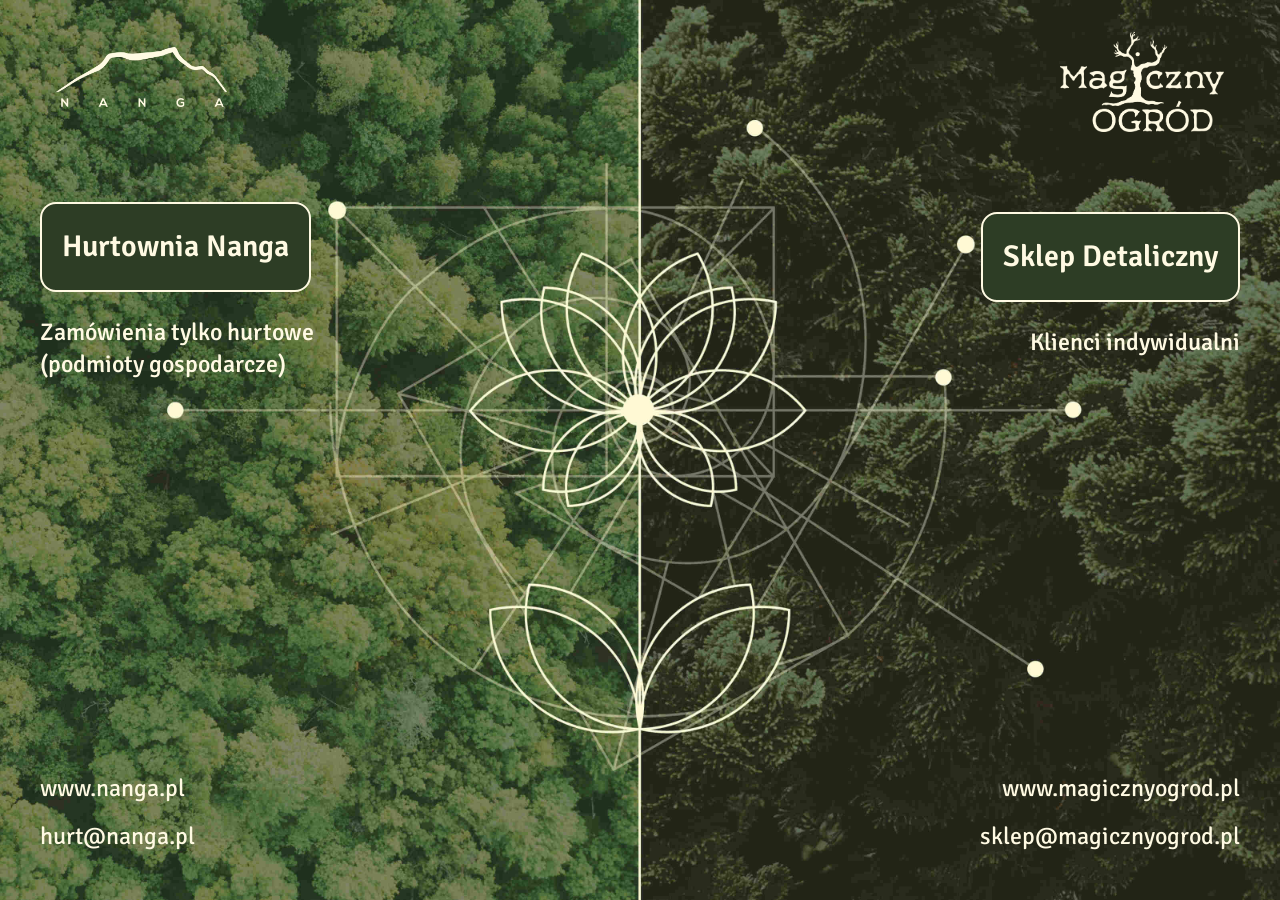
<file: index.html>
<!doctype html>
<html>

<head>
  <meta charset="UTF-8">
  <meta name="viewport" content="width=device-width, initial-scale=1.0">
  <link rel="preconnect" href="https://fonts.googleapis.com">
  <link rel="preconnect" href="https://fonts.gstatic.com" crossorigin>
  <link href="style.css" rel="stylesheet">
  <link href="https://fonts.googleapis.com/css2?family=Signika&display=swap" rel="stylesheet">

</head>

<body class="text-white font-body">
  <!--BG CONTAINER-->
  <div class="relative h-screen w-screen bg-baner-vertical md:bg-baner-horizontal bg-cover bg-center">
    <!-- LEFT/TOP BUTTON + text -->
    <div class="absolute flex-none md:inset-y-0 md:left-10 left-5">
      <div class="flex md:pt-8 pt-5 md:pb-20 pb-5 px-4 md:justify-start">
        <img src="img/nanga-baner.png" alt="nanga-baner" class="h-[40px] mb-[5px] md:h-[60px] md:my-[15px]">
      </div>
      <form action="https://www.nanga.pl">
        <button type="submit"
          class="h-box border-2 border-white rounded-2xl px-5 max-w-sm mx-0 cursor-pointer  bg-darkgreen flex items-center space-x-4 hover:bg-green-800 transition">
          <div>
            <div class="md:text-3xl text-2xl font-semibold text-white">Hurtownia Nanga</div>
          </div>
        </button>
      </form>
      <div class="md:text-2xl text-xl md:py-6 py-3 font-medium">
        <p ><a href="https://www.nanga.pl" class="cursor-pointer hover:text-green-500">Zamówienia tylko hurtowe<br>(podmioty gospodarcze)</a></p>
      </div>
      <div class="md:hidden pt-4">
        <p class="py-1 cursor-pointer hover:text-green-500"><a href="https://www.nanga.pl">www.nanga.pl</a></p>
        <p class="py-1 cursor-pointer hover:text-green-500"><a href="mailto:hurt@nanga.pl">hurt@nanga.pl</a></p>
      </div>
    </div>
    <!-- RIGHT/BOTTOM BUTTON + text -->
    <div class="absolute flex-none md:inset-y-0 md:right-10 md:bottom-auto md:left-auto bottom-5 left-5">
      <div class="flex pt-1 md:pt-8 md:pb-20 pb-7 md:px-4 md:justify-end">
        <img src="img/magiczny-ogrod-baner.png" alt="magiczny-ogrod-baner" class="h-[60px] md:h-[100px] md:mb-[0px]">
      </div>
      <form action="https://www.magicznyogrod.pl">
        <button type="submit"
          class="h-box border-2 border-white rounded-2xl px-5 max-w-sm mx-0 cursor-pointer bg-darkgreen flex items-center space-x-4 hover:bg-green-800 transition">
            <div class="md:text-3xl text-2xl font-semibold text-white">Sklep Detaliczny</div>
        </button>
      </form>
      <div class="md:text-2xl text-xl md:py-6 py-3 font-medium">
        <p class="md:flex md:justify-end "><a href="https://www.magicznyogrod.pl" class="hover:text-green-500 cursor-pointer">Klienci indywidualni</a></p>
      </div>
      <div class="md:hidden pt-4">
        <p class="py-1 cursor-pointer hover:text-green-500 flex"><a
          href="https://www.magicznyogrod.pl">www.magicznyogrod.pl</a></p>
      <p class="py-1 cursor-pointer hover:text-green-500 flex"><a
          href="mailto:sklep@magicznyogrod.pl">sklep@magicznyogrod.pl</a></p>
      </div>
    </div>

    <!-- RIGHT CONTACT -->
    <div class="md:text-2xl absolute flex-none md:bottom-10 md:left-10 hidden md:block ">
      <p class="py-2 cursor-pointer hover:text-green-500"><a href="https://www.nanga.pl">www.nanga.pl</a></p>
      <p class="py-2 cursor-pointer hover:text-green-500"><a href="mailto:hurt@nanga.pl">hurt@nanga.pl</a></p>
    </div>
    <!-- LEFT CONTACT-->
    <div class="text-2xl absolute flex-none bottom-10 right-10 hidden md:block">
      <p class="py-2 cursor-pointer hover:text-green-500 flex justify-end"><a
          href="https://www.magicznyogrod.pl">www.magicznyogrod.pl</a></p>
      <p class="py-2 cursor-pointer hover:text-green-500 flex justify-end"><a
          href="mailto:sklep@magicznyogrod.pl">sklep@magicznyogrod.pl</a></p>
    </div>
  </div>
  </div>
  </div>
</body>

</html>
</file>
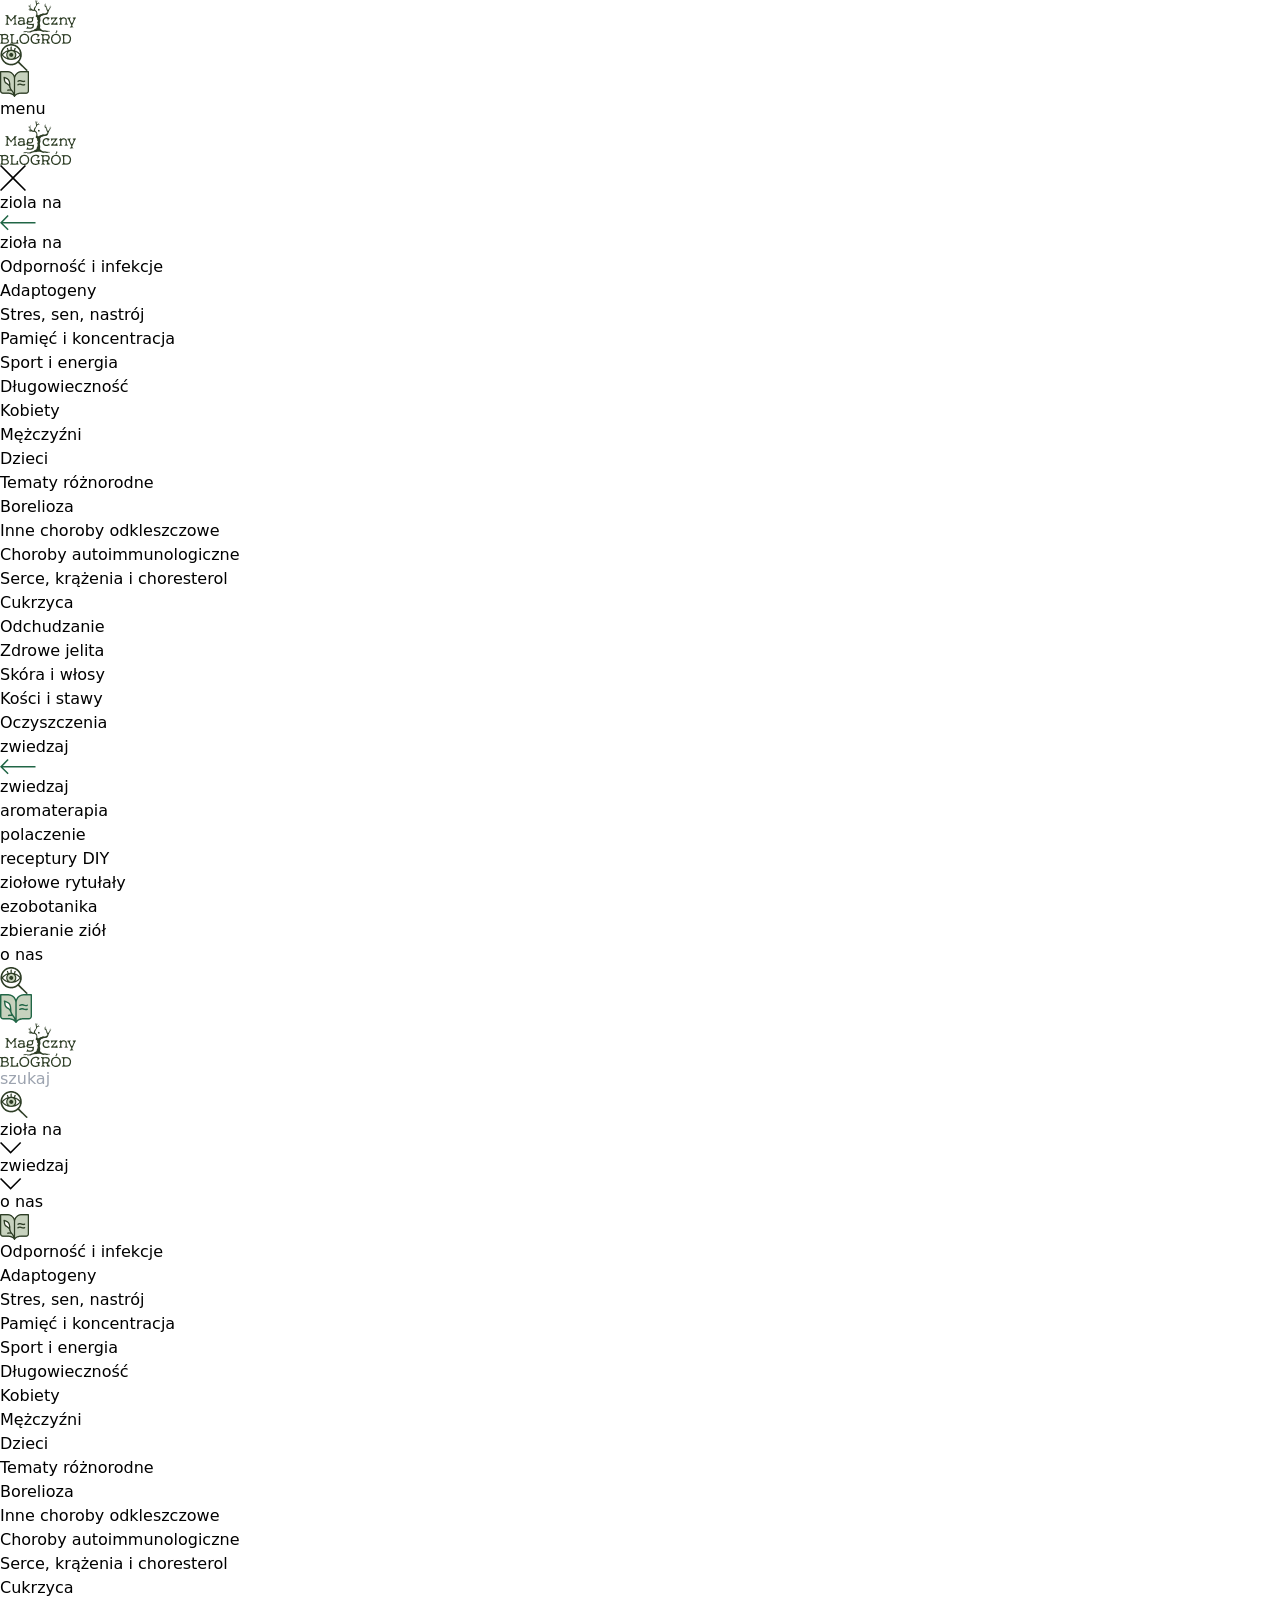
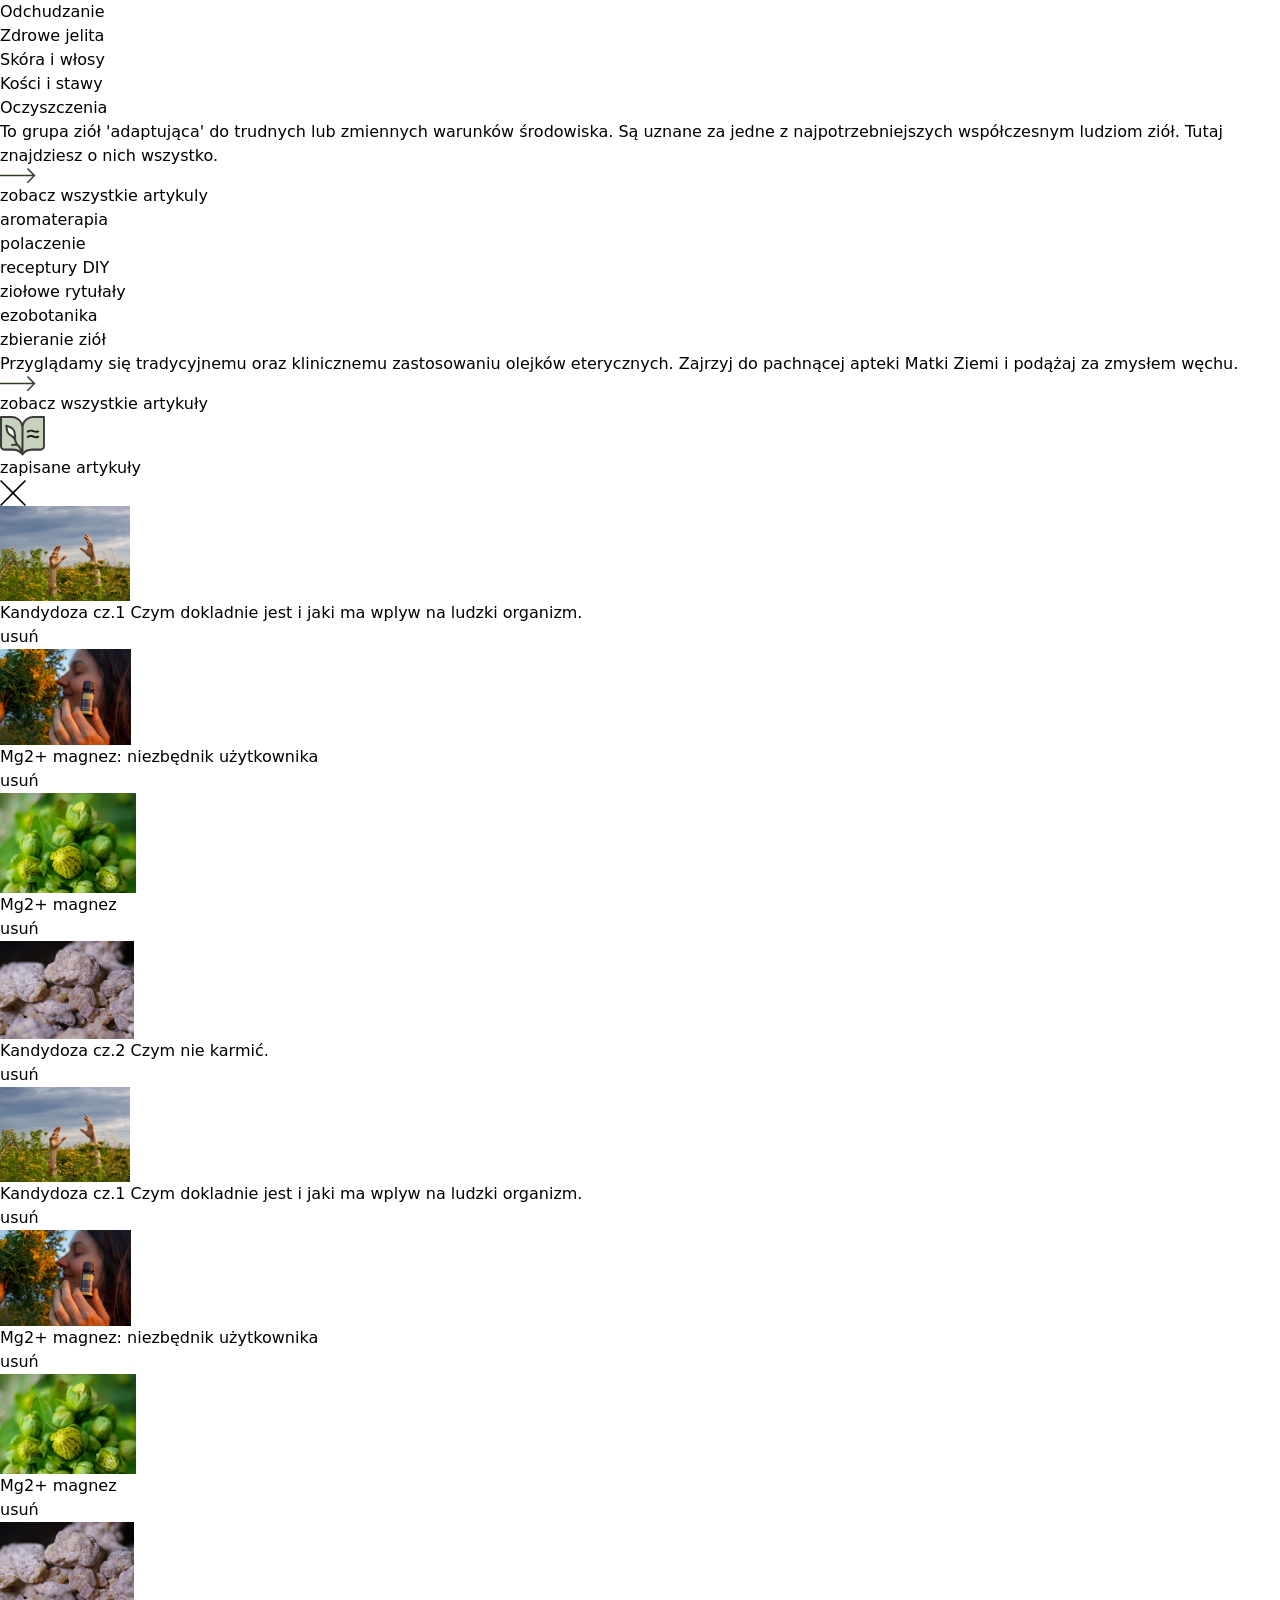
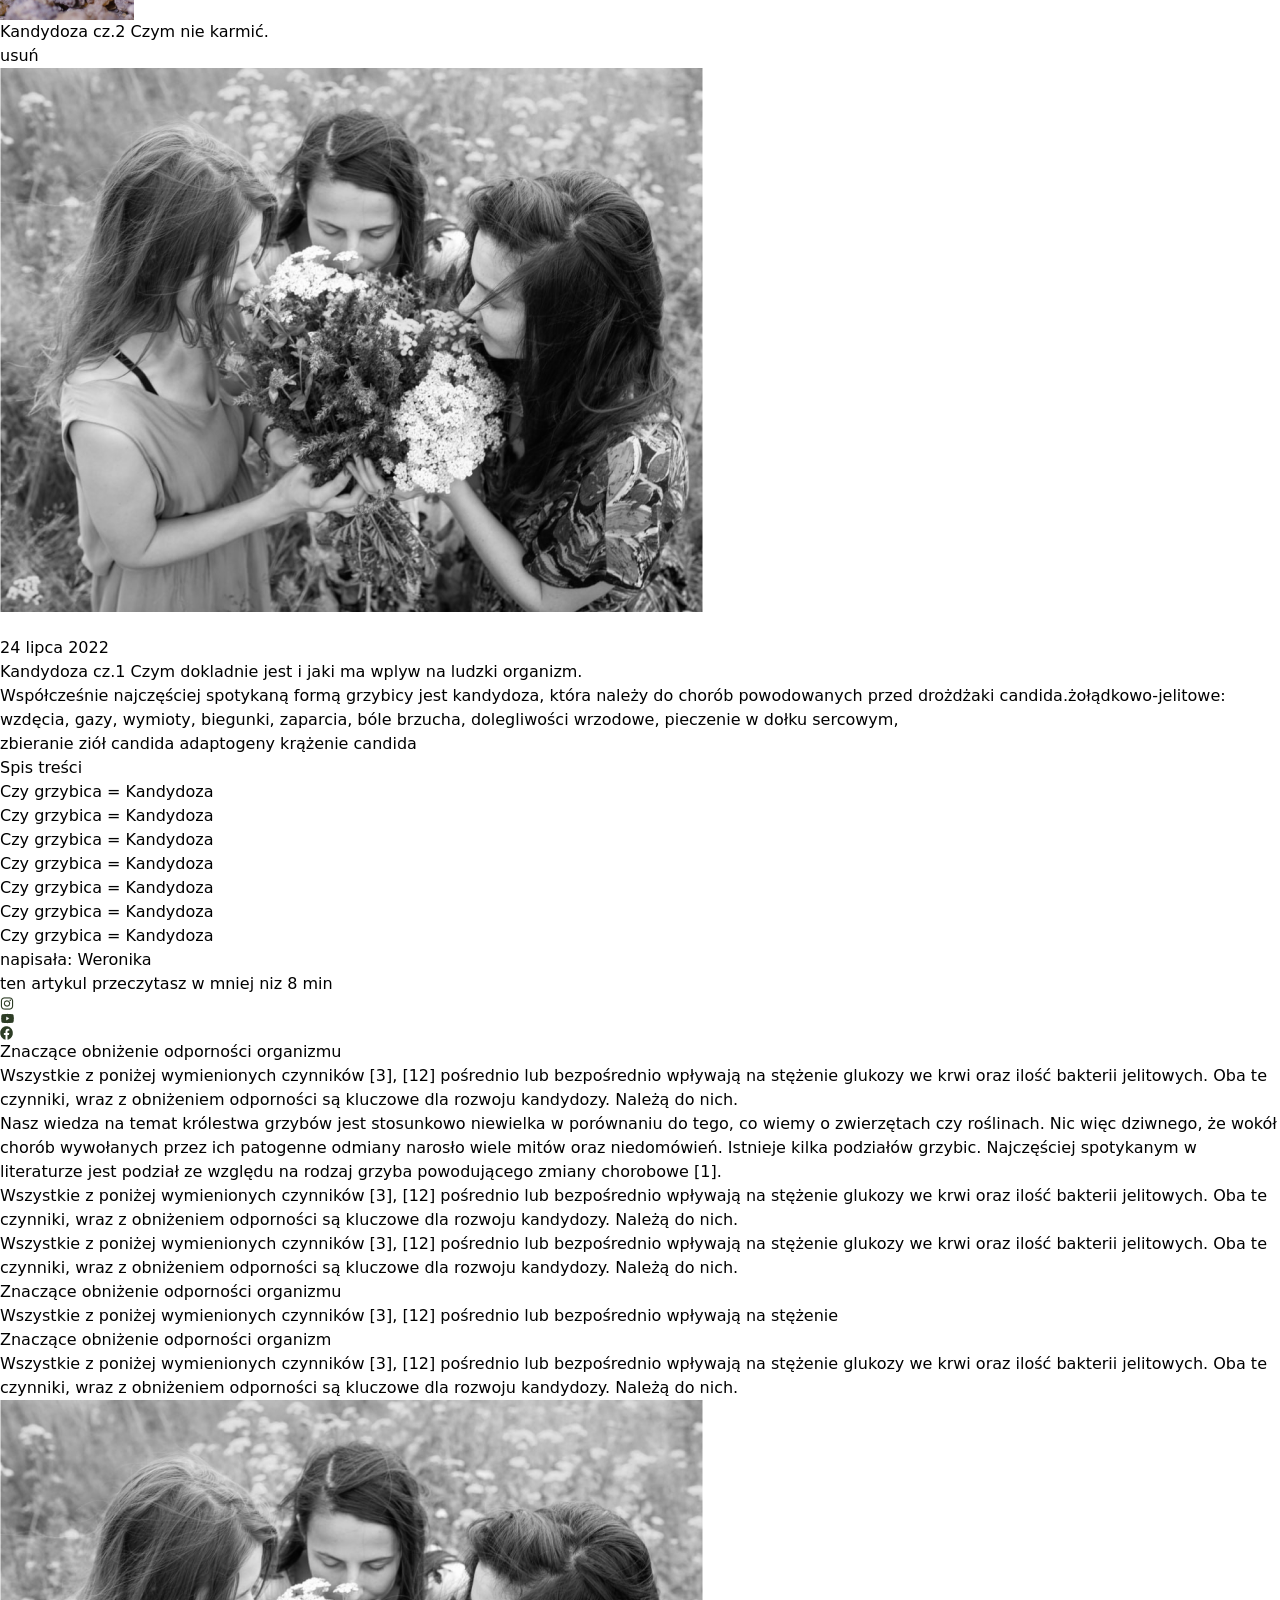
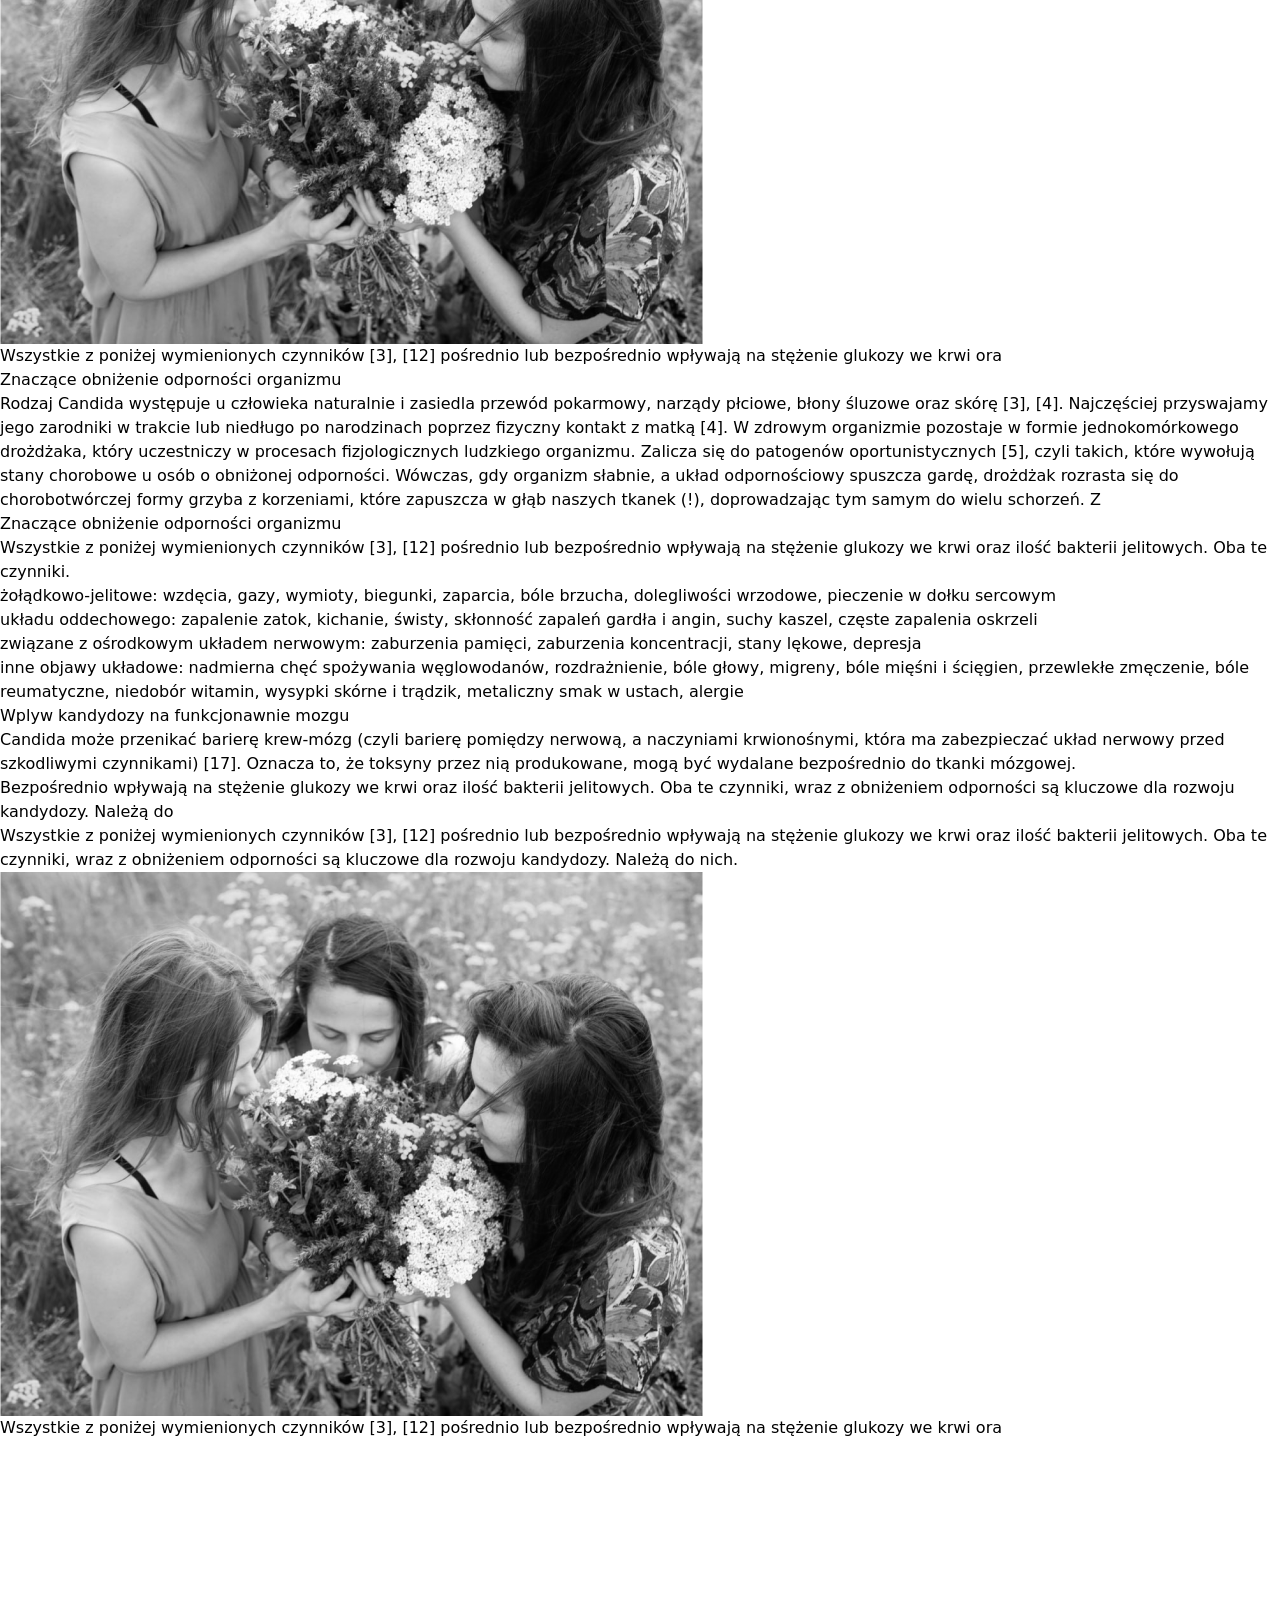
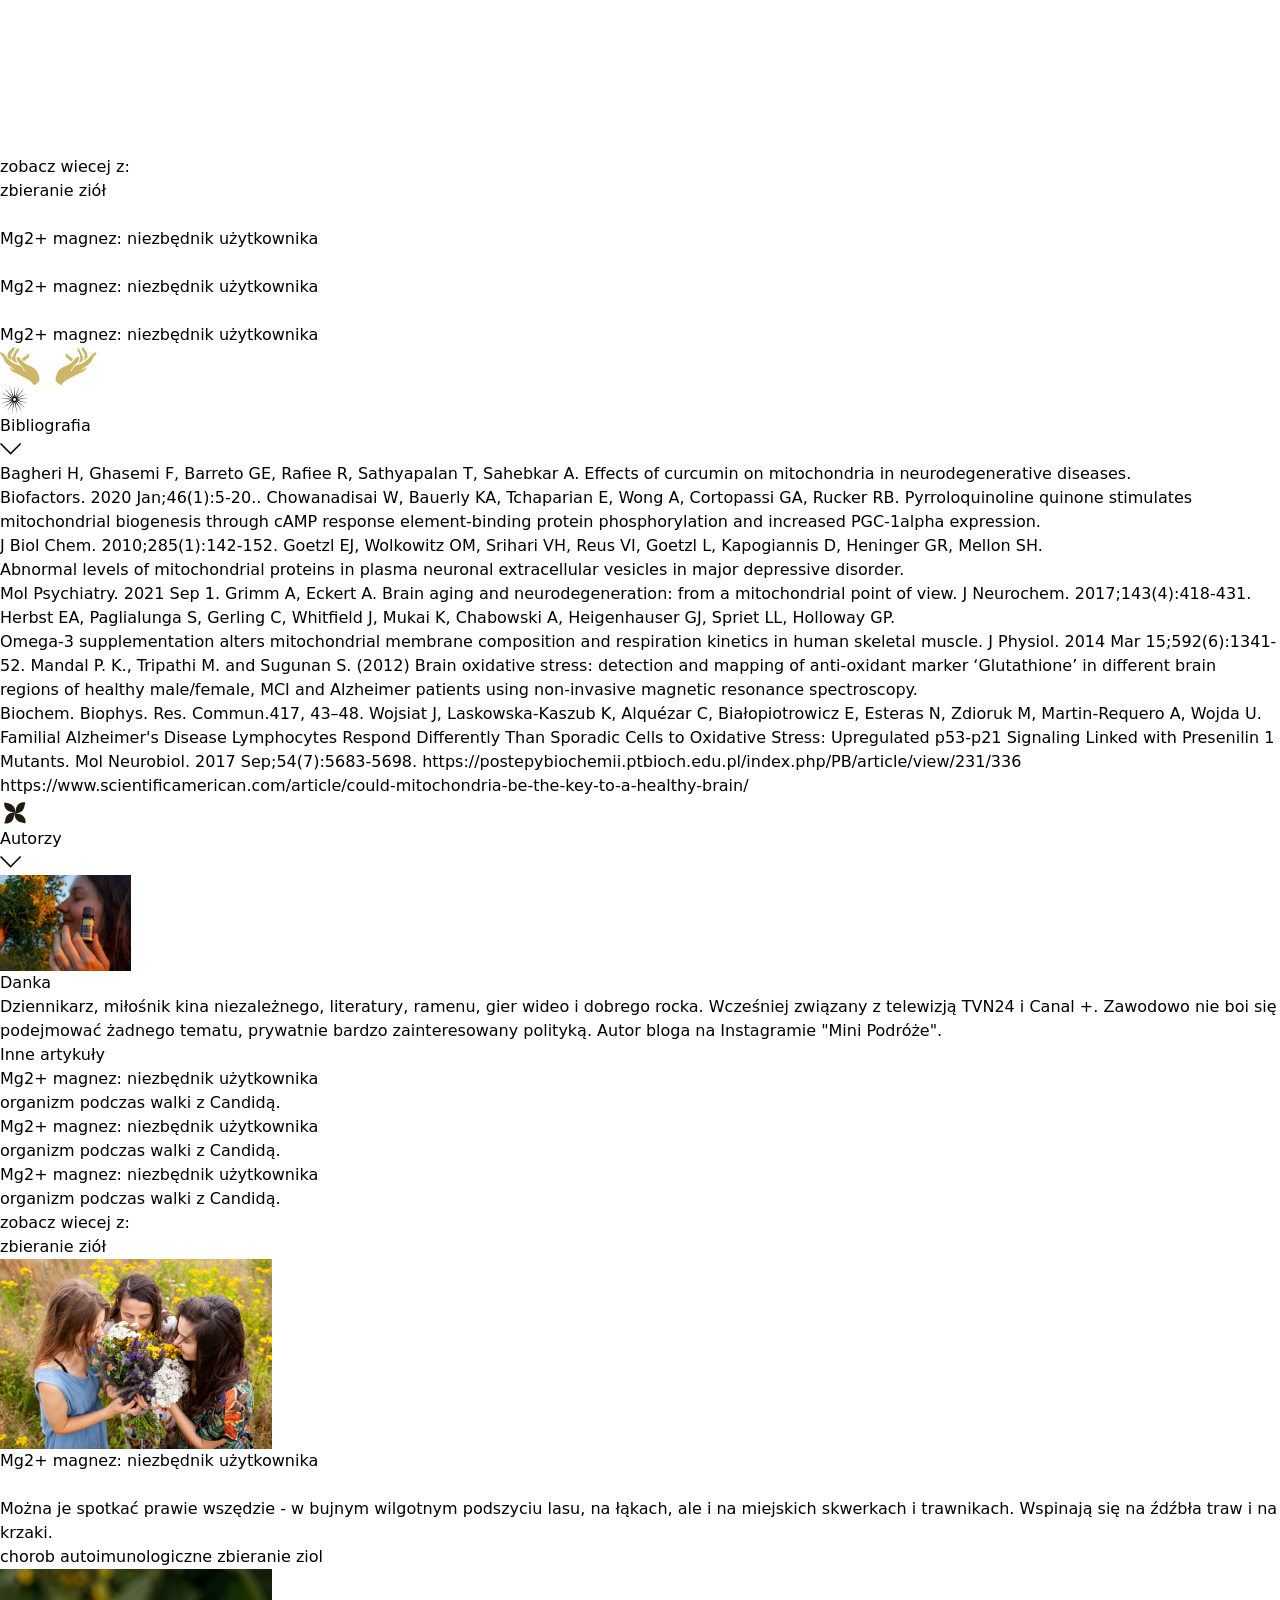
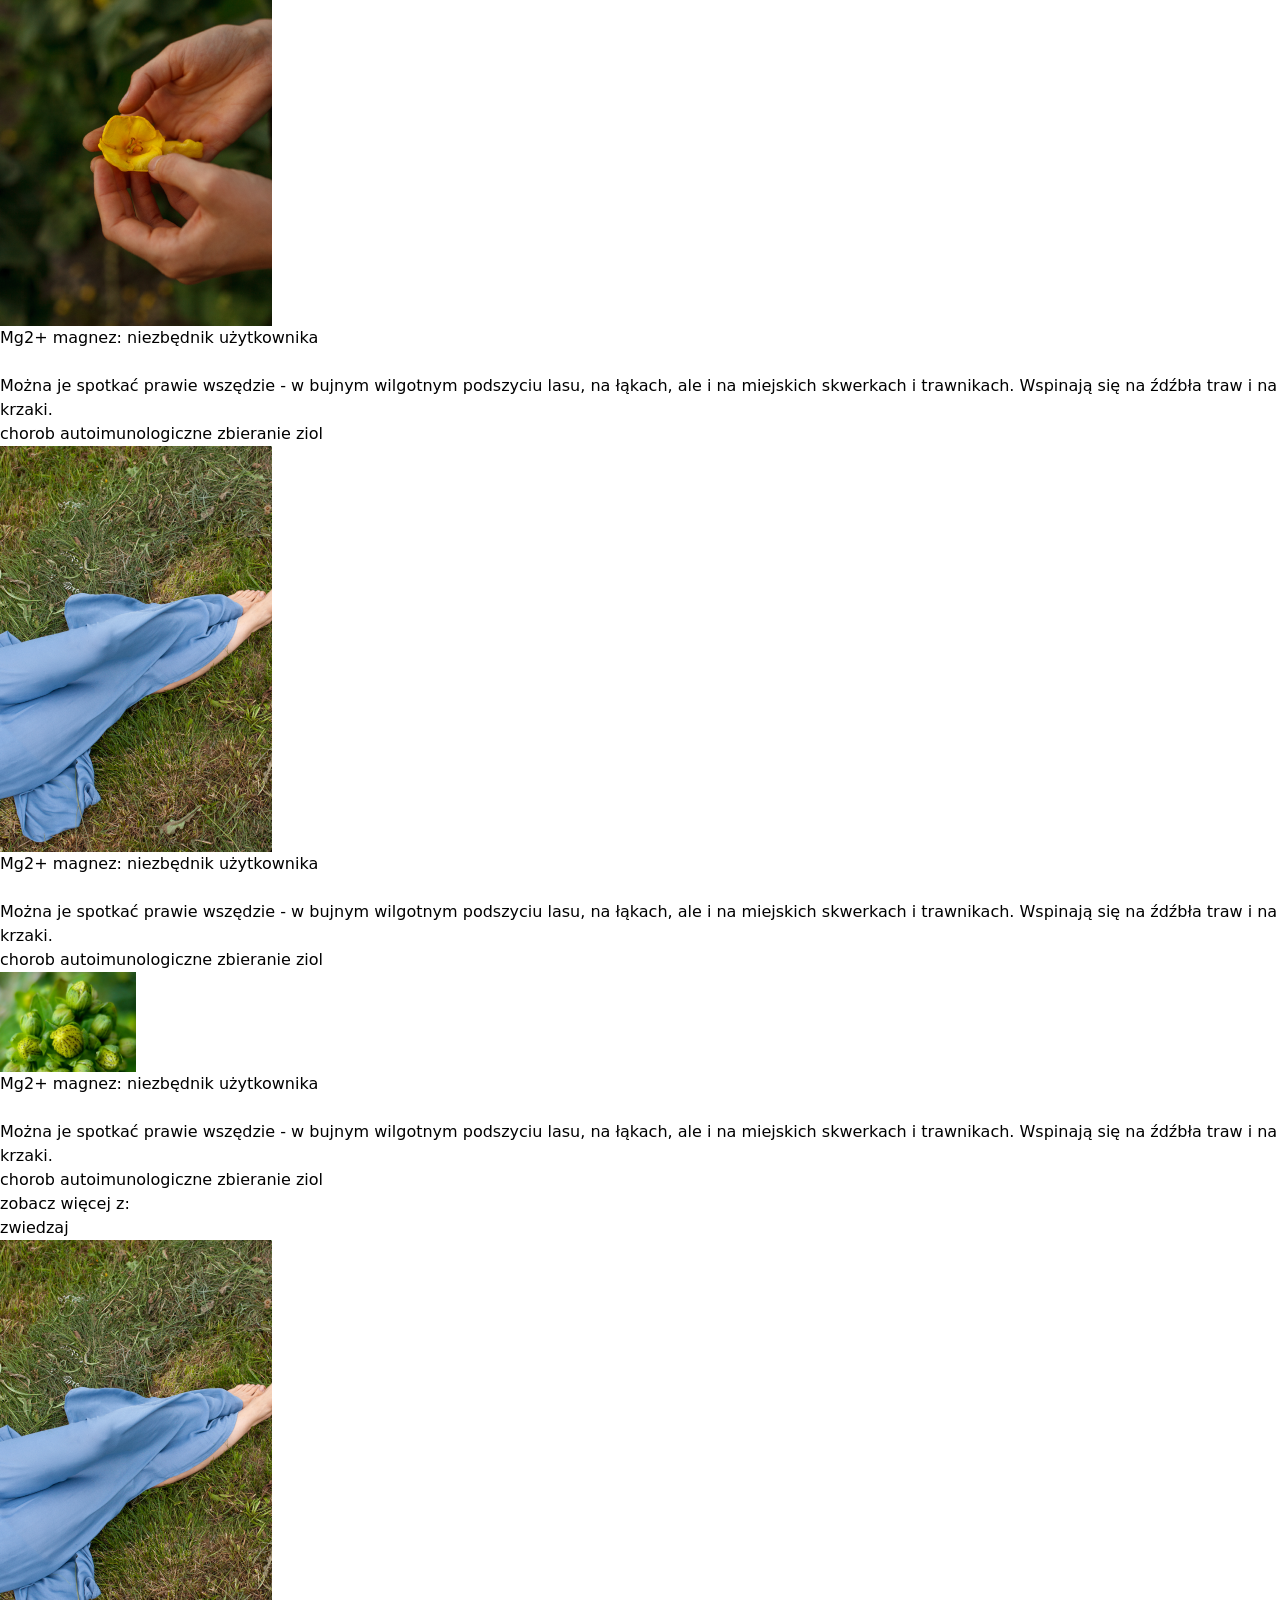
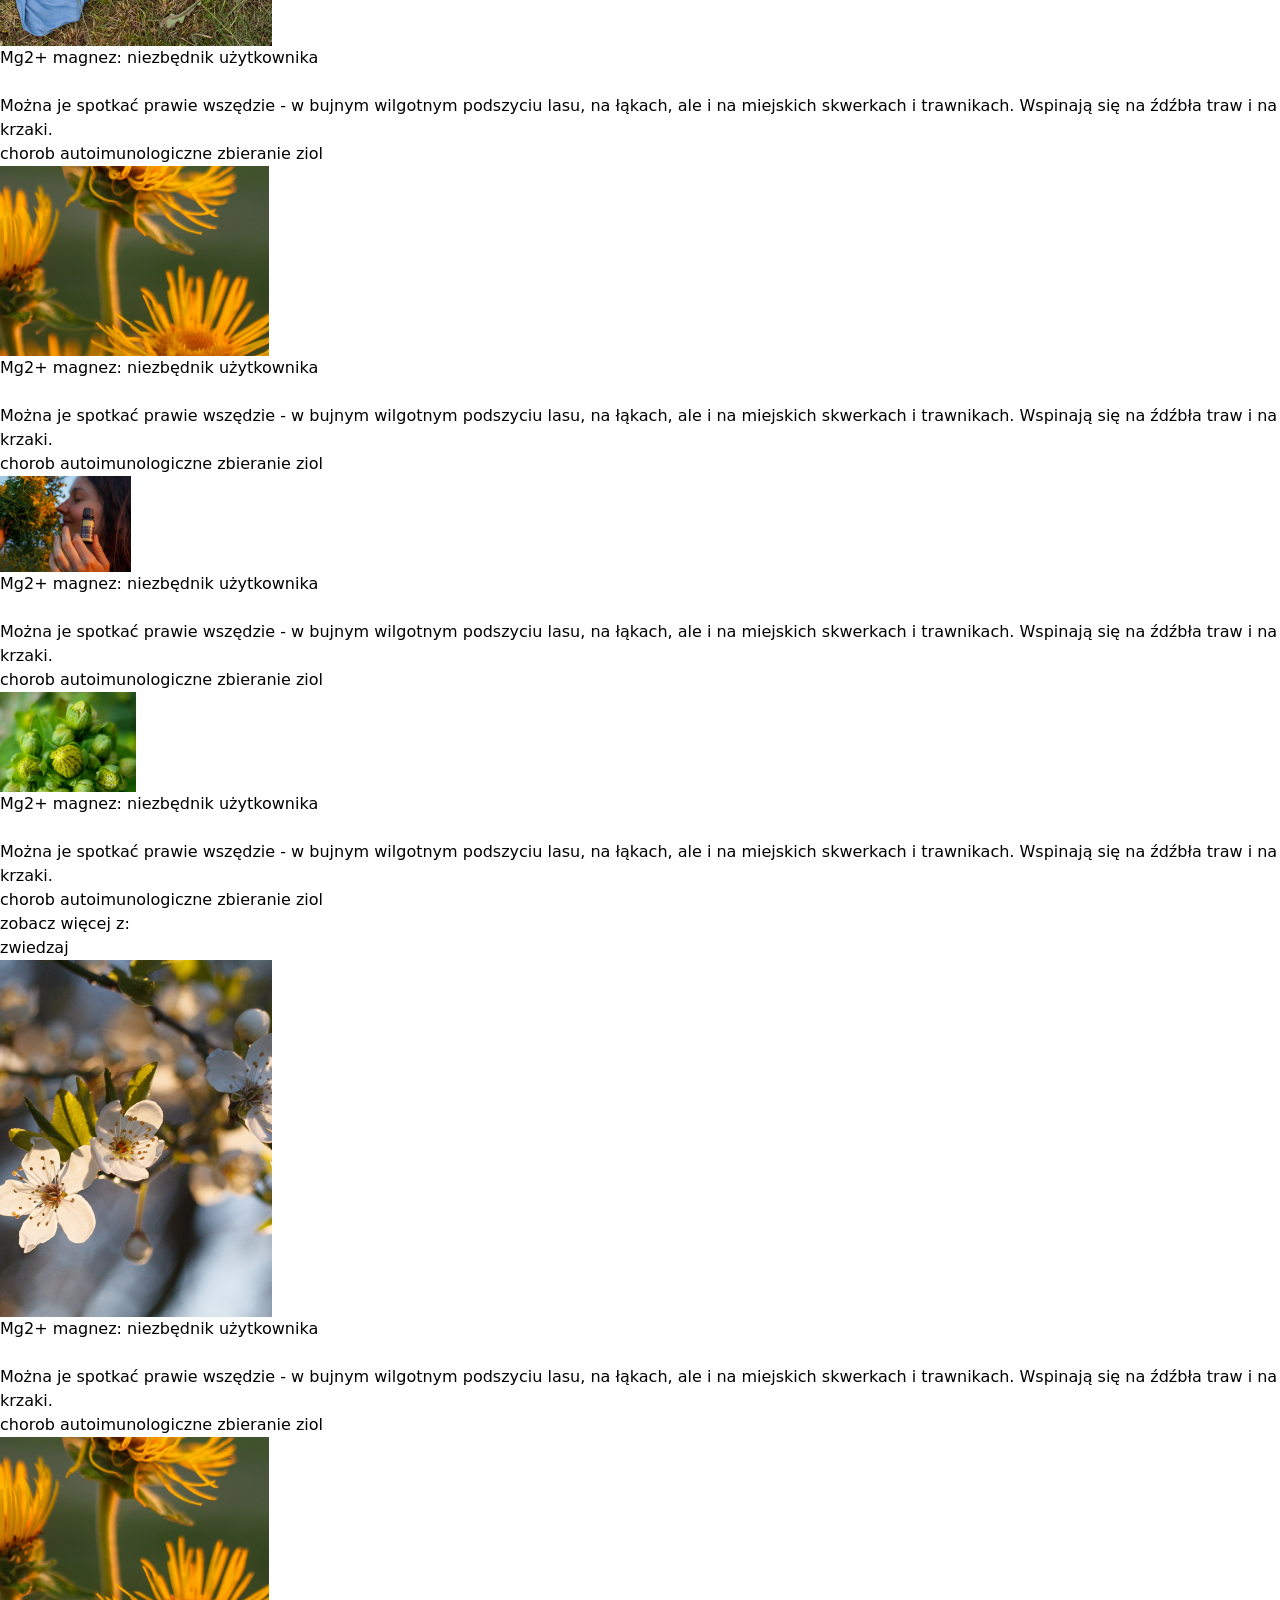
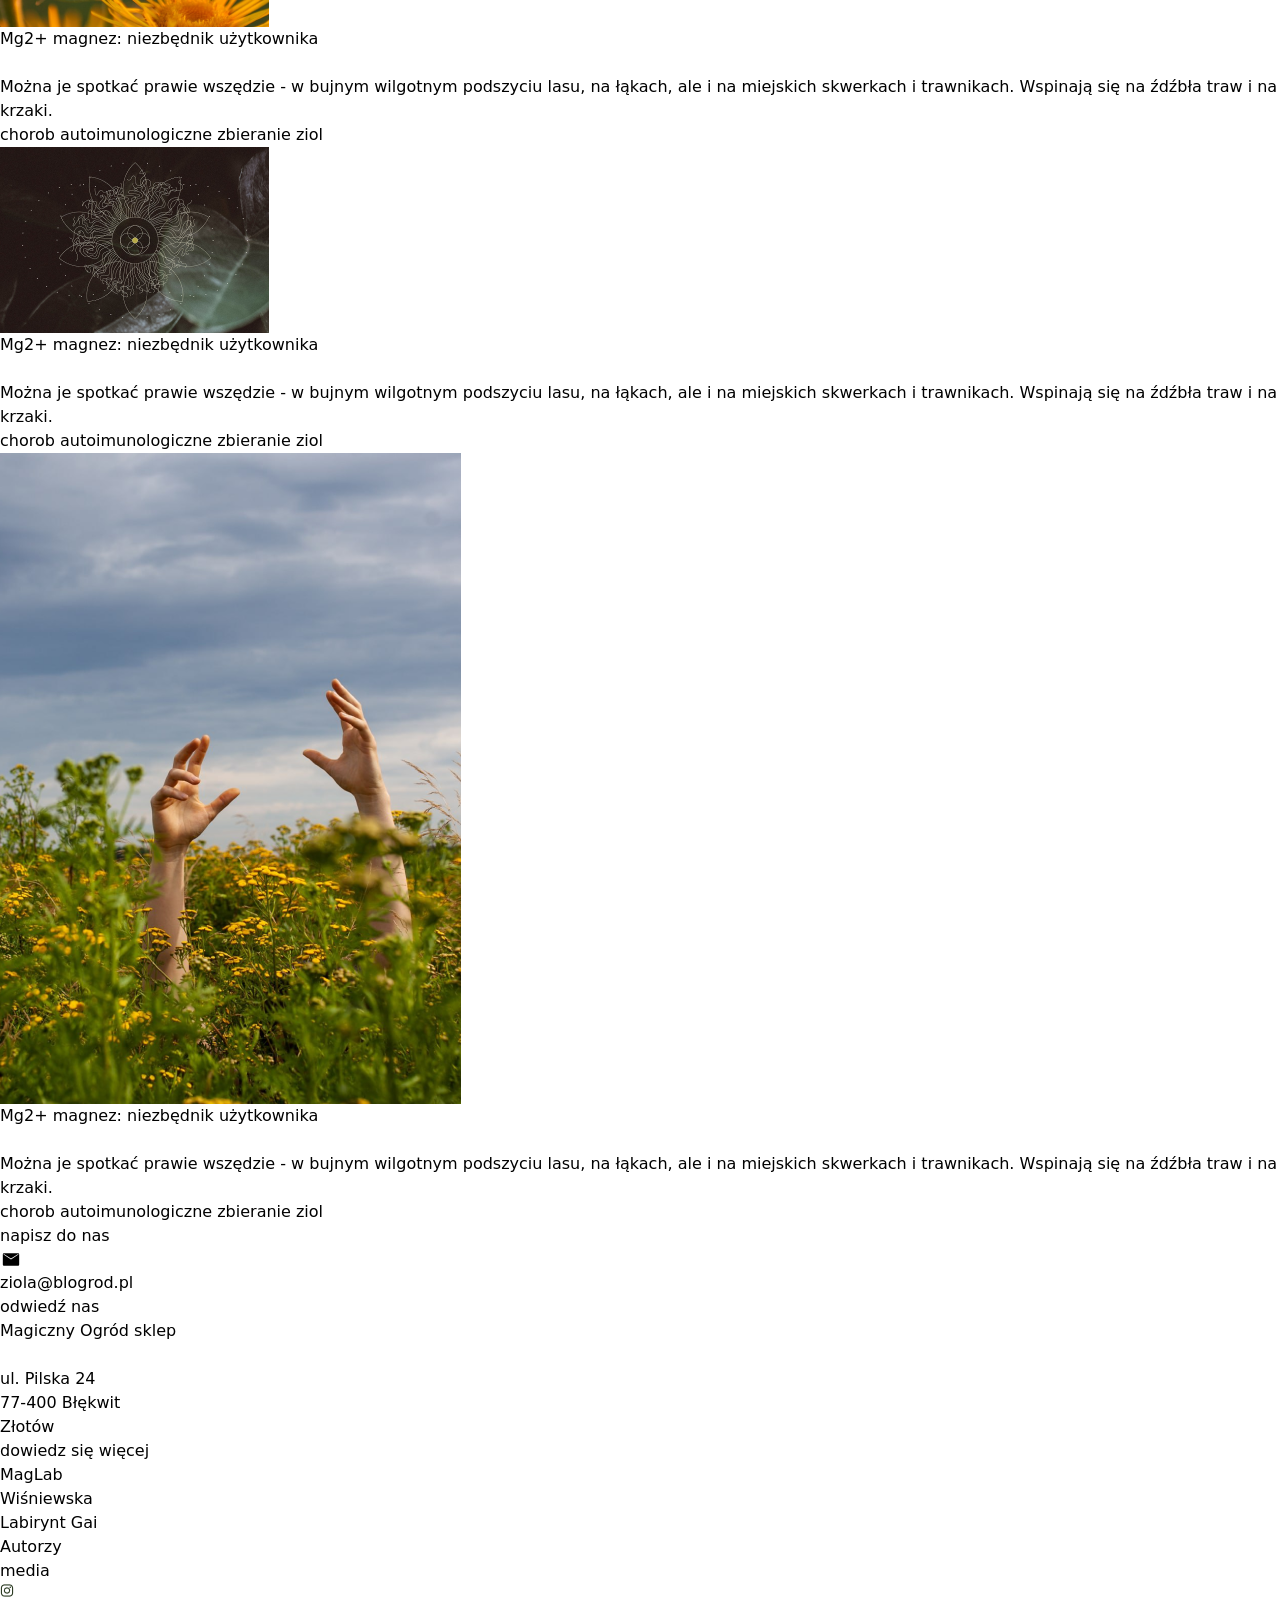
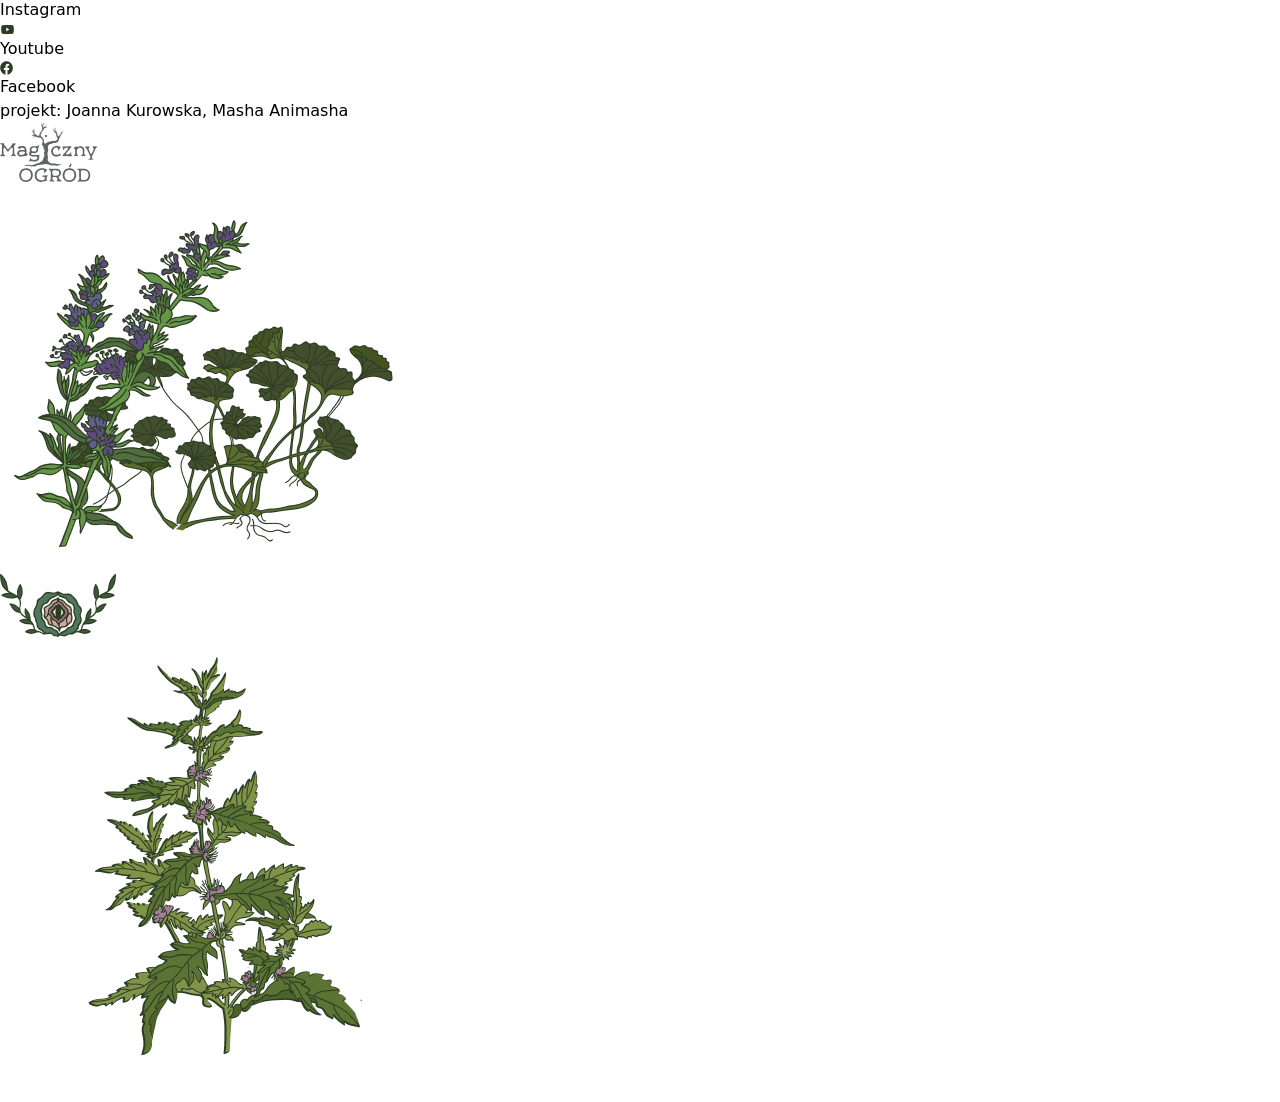
<file: artykul.html>
<!DOCTYPE html>
<html class="objectfit object-fit" lang="pl-PL">
<head>
    <meta name="viewport" content="width=device-width, initial-scale=1">
    <meta http-equiv="content-type" content="text/html; charset=UTF-8">
    <title>MAGICZNY BLOGRÓD</title>
    <link rel="stylesheet" type="text/css" href="style.css">
    <script src="js/js.js"></script>
</head>

<body id="page" class="artykul">
    <div id="navi-strip">    <!-- PASEK NAWIGACJI -->
        <div id="mobile-menu" class="container">     <!-- MENU MOBILNE do 768px -->
            <a href="index.html"><img src="img/logo_blogrod.png" class="logo" alt="logo" aria-label="logo"></a>
            <div class="mobile-menu-right">
                <div class="menu_searchbar"> <!-- BLOK WYSZUKIWANIE -->
                    <div class="searchbar">
                        <form action="szukaj.html" method="GET" class="search-block">
                            <label>
                                <input type="submit" value="search" class="hidden">
                                <img alt="lupa" src="img/szukaj_new.png" class="szukaj-ico">
                            </label>
                            <input type="text" placeholder="szukaj" class="hidden">
                        </form>
                    </div>
                    <a href="#" class="zapisane-artykuly-button book"><img alt="książka ikona" src="img/ksiazka-wypelniona.png"></a>
                </div> <!-- END BLOK WYSZUKIWANIE -->
                <nav id="mobile-menu-main"  class="main-menu"> <!-- MOBILNE MENU CONTAINER-->
                    <div class="button-border"> <!-- PRZYCICK DO OTWIERANIA MENU MOBILNEGO -->
                        <a href="#" class="menu-item">menu</a> 
                    </div>
                    <div class="sub-menu">
                        <div id="sub-mobile-menu-header"> <!-- NAGLOWEK MOBILE MENU-->
                            <a href="index.html"><img src="img/logo_blogrod.png" class="logo" alt="logo" aria-label="logo"></a>
                            <div id="mobile-menu-close"><img alt="krzyżyk x" src="img/cross-new.svg"></div>
                        </div>
                        <div id="mobile-menu-body">
                            <div class="first-row">
                                <div id="mobile-ziolana" class="ziolana">
                                    <button type="button" class="sub-menu-item">ziola na<span class="style-underline"></span></button>
                                    <div class="mobile-sub-menu-items">
                                        <div class="mobile-menu-back"><img alt="strzłka w lewo" src="img/arrow-left.svg"></div>
                                        <h2  class="sub-menu-title">zioła na</h2>
                                        <ul>
                                            <li class="sub-menu-item"><a href="kategoria.html">Odporność i infekcje</a></li>
                                            <li class="sub-menu-item"><a href="kategoria.html">Adaptogeny</a></li>
                                            <li class="sub-menu-item"><a href="kategoria.html">Stres, sen, nastrój</a></li>
                                            <li class="sub-menu-item"><a href="kategoria.html">Pamięć i koncentracja</a></li>
                                            <li class="sub-menu-item"><a href="kategoria.html">Sport i energia</a></li>
                                            <li class="sub-menu-item"><a href="kategoria.html">Długowieczność</a></li>
                                            <li class="sub-menu-item"><a href="kategoria.html">Kobiety</a></li>
                                            <li class="sub-menu-item"><a href="kategoria.html">Mężczyźni</a></li>
                                            <li class="sub-menu-item"><a href="kategoria.html">Dzieci</a></li>
                                            <li class="sub-menu-item"><a href="kategoria.html">Tematy różnorodne</a></li>
                                            <li class="sub-menu-item"><a href="kategoria.html">Borelioza</a></li>
                                            <li class="sub-menu-item"><a href="kategoria.html">Inne choroby odkleszczowe</a></li>
                                            <li class="sub-menu-item"><a href="kategoria.html">Choroby autoimmunologiczne</a></li>
                                            <li class="sub-menu-item"><a href="kategoria.html">Serce, krążenia i choresterol</a></li>
                                            <li class="sub-menu-item"><a href="kategoria.html">Cukrzyca</a></li>
                                            <li class="sub-menu-item"><a href="kategoria.html">Odchudzanie</a></li>
                                            <li class="sub-menu-item"><a href="kategoria.html">Zdrowe jelita</a></li>
                                            <li class="sub-menu-item"><a href="kategoria.html">Skóra i włosy</a></li>
                                            <li class="sub-menu-item"><a href="kategoria.html">Kości i stawy</a></li>
                                            <li class="sub-menu-item"><a href="kategoria.html">Oczyszczenia</a></li>
                                        </ul>
                                    </div>
                                </div>
                                <div id="mobile-zwiedzaj" class="zwiedzaj">
                                    <button type="button" class="sub-menu-item">zwiedzaj<span class="style-underline"></span></button>
                                    <div class="mobile-sub-menu-items">
                                        <div class="mobile-menu-back"><img alt="strzałka w lewo" src="img/arrow-left.svg"></div>
                                        <h2  class="sub-menu-title">zwiedzaj</h2>
                                        <ul>
                                            <li class="sub-menu-item"><a href="kategoria.html">aromaterapia</a></li>
                                            <li class="sub-menu-item"><a href="kategoria.html">polaczenie</a></li>
                                            <li class="sub-menu-item"><a href="kategoria.html">receptury DIY</a></li>
                                            <li class="sub-menu-item"><a href="kategoria.html">ziołowe rytułały</a></li>
                                            <li class="sub-menu-item"><a href="kategoria.html">ezobotanika</a></li>
                                            <li class="sub-menu-item"><a href="kategoria.html">zbieranie ziół</a></li>
                                        </ul>
                                    </div>
                                </div>
                            </div>
                            <div class="second-row">
                                <div class="onas"><a href="onas.html" >o nas</a><span class="style-underline"></span></div>
                                <img alt="lupa"  src="img/szukaj_new.png" class="szukaj-ico">
                                <a href="#" class="zapisane-artykuly-button book"><img alt="ikona książki" src="img/ksiazka-menu.svg"></a>
                            </div>
                        </div>
                    </div>
                </nav>  <!-- END MOBILNE MENU CONTAINER-->
            </div>
        </div> <!-- END MENU MOBILNE do 768px -->

        <div id="desktop-menu" class="container"> <!-- MENU DESKTOP od 769px -->
            <a href="index.html"><img alt="logo blogród"  src="img/logo_blogrod.png" class="logo"></a>
            <div class="searchbar">
                <form action="szukaj.html" method="GET" class="search-block">
                    <input type="text" placeholder="szukaj">
                    <label>
                        <input type="submit" value="search" class="hidden"><img alt="lupa" src="img/szukaj_new.png">
                    </label>
                </form>
            </div>
            <nav class="main-menu">
                <div id="ziolana" class="menu-cont">
                    <a href="#" class="menu-item rozwijanie">zioła na <img alt="strzałka w dół" src="img/arrow-down.svg" class="menu-arrow"></a>
                </div>
                <div id="zwiedzaj" class="menu-cont">
                    <a href="#" class="menu-item rozwijanie">zwiedzaj <img alt="strzałka w dół" src="img/arrow-down.svg" class="menu-arrow"></a>
                </div>
                <a href="onas.html" class="menu-item">o nas</a>
            </nav>
            <a href="#" class="zapisane-artykuly-button book"><img alt="ikona książki" src="img/ksiazka-wypelniona.png"></a>
           
            <div class="sub-menu ziolana"> <!-- SUB MENU OTWIERANE - ZIOLANA -->
                <div class="three-columns container">
                    <div class="col c-no1"> <!-- KOLUMNA PIERWSZA I DRUGA-->
                        <ul> <!-- BLOK SPIS KATEGORII -->
                            <li class="sub-menu-item"><a href="kategoria.html">Odporność i infekcje</a></li> <!-- ITEM KATEGRIA -->
                            <li class="sub-menu-item"><a href="kategoria.html">Adaptogeny</a></li>
                            <li class="sub-menu-item"><a href="kategoria.html">Stres, sen, nastrój</a></li>
                            <li class="sub-menu-item"><a href="kategoria.html">Pamięć i koncentracja</a></li>
                            <li class="sub-menu-item"><a href="kategoria.html">Sport i energia</a></li>
                            <li class="sub-menu-item"><a href="kategoria.html">Długowieczność</a></li>
                            <li class="sub-menu-item"><a href="kategoria.html">Kobiety</a></li>
                            <li class="sub-menu-item"><a href="kategoria.html">Mężczyźni</a></li>
                            <li class="sub-menu-item"><a href="kategoria.html">Dzieci</a></li>
                            <li class="sub-menu-item"><a href="kategoria.html">Tematy różnorodne</a></li>
                            <li class="sub-menu-item"><a href="kategoria.html">Borelioza</a></li>
                            <li class="sub-menu-item"><a href="kategoria.html">Inne choroby odkleszczowe</a></li>
                            <li class="sub-menu-item"><a href="kategoria.html">Choroby autoimmunologiczne</a></li>
                            <li class="sub-menu-item"><a href="kategoria.html">Serce, krążenia i choresterol</a></li>
                            <li class="sub-menu-item"><a href="kategoria.html">Cukrzyca</a></li>
                            <li class="sub-menu-item"><a href="kategoria.html">Odchudzanie</a></li>
                            <li class="sub-menu-item"><a href="kategoria.html">Zdrowe jelita</a></li>
                            <li class="sub-menu-item"><a href="kategoria.html">Skóra i włosy</a></li>
                            <li class="sub-menu-item"><a href="kategoria.html">Kości i stawy</a></li>
                            <li class="sub-menu-item"><a href="kategoria.html">Oczyszczenia</a></li>
                        </ul><!-- END BLOK SPIS KATEGORII -->
                    </div>
                    <div class="col c-no3"> <!-- KOLUMNA TRZECIA -->
                        <div id="adaptogeny" class="submenu-opis"> <!-- OPIS DO KATEGORII SUB MENU-->
                            <p>To grupa ziół 'adaptująca' do trudnych lub zmiennych warunków środowiska. Są uznane za jedne z najpotrzebniejszych współczesnym ludziom ziół. Tutaj znajdziesz o nich wszystko.</p>
                            <img alt="gałązka" class="patyczkostrzalka" src="img/arrow-new.png">
                        </div> <!-- END OPIS KATEGORII -->
                    </div>
                </div>
                <div class="menu-foter">
                    <a href="kategoria.html">zobacz wszystkie artykuly<span class="style-underline"></span></a>
                </div>
            </div> <!-- END SUB MENU OTWIERANE - ZIOLANA -->
            <div class="sub-menu zwiedzaj">
                <div class="twoo-columns">
                    <div class="col c-no1">
                        <ul>
                            <li class="sub-menu-item"><a href="kategoria.html">aromaterapia</a></li>
                            <li class="sub-menu-item"><a href="kategoria.html">polaczenie</a></li>
                            <li class="sub-menu-item"><a href="kategoria.html">receptury DIY</a></li>
                            <li class="sub-menu-item"><a href="kategoria.html">ziołowe rytułały</a></li>
                            <li class="sub-menu-item"><a href="kategoria.html">ezobotanika</a></li>
                            <li class="sub-menu-item"><a href="kategoria.html">zbieranie ziół</a></li>
                        </ul>
                    </div>
                    <div class="col c-no2">
                        <div id="aromaterapia" class="submenu-opis">
                            <p>Przyglądamy się tradycyjnemu oraz klinicznemu zastosowaniu olejków eterycznych. Zajrzyj do pachnącej apteki Matki Ziemi i podążaj za zmysłem węchu.</p>
                            <img alt="gałązka"  class="patyczkostrzalka" src="img/arrow-new.png">
                        </div>
                    </div>
                </div>
                <div class="menu-foter">
                    <a href="#">zobacz wszystkie artykuły<span class="style-underline"></span></a>
                </div>
            </div>
        </div><!-- END MENU DESKTOP od 769px -->
        
        <div id="zapisane-artykuly-panel"> <!-- ZAPISANE ARTYKULY -->
            <div class="zapisane-header"> 
                <img alt="książka ikona" src="img/ksiazka-wypelnienie-artykul.svg">
                <h3>zapisane artykuły</h3>
                <div class="zapisane-close"><img alt="krzyżyk x" src="img/cross-new.svg"></div>
            </div>  
            <div class="zapisane-body">
                <article class="zapisane-blok body-small">
                    <a href="artykul.html">
                        <img alt="obrazek wyróżniający" src="database/Rectangle 2720.png">
                    </a>
                    <div>
                        <a class="zapisane-opis">
                            <h4>Kandydoza cz.1 Czym dokladnie jest i jaki ma wplyw na ludzki organizm.</h4> 
                        </a>
                        <button type="button" class="usun">usuń<span class="style-underline"></span></button>
                    </div>
                </article>
                <article  class="zapisane-blok body-small">
                    <a href="artykul.html">
                        <img alt="obrazek wyróżniający" src="database/Rectangle 2721.png">
                    </a>
                    <div> 
                        <a class="zapisane-opis">
                            <h4>Mg2+ magnez: niezbędnik użytkownika</h4> 
                        </a>
                        <button type="button" class="usun">usuń<span class="style-underline"></span></button>
                    </div>
                </article>
                <article class="zapisane-blok body-small">
                    <a href="artykul.html">
                        <img alt="obrazek wyróżniający" src="database/Rectangle 2722.png">
                    </a>
                    <div>
                        <a class="zapisane-opis">
                            <h4>Mg2+ magnez</h4> 
                        </a>
                        <button type="button" class="usun">usuń<span class="style-underline"></span></button>
                    </div>
                </article>
                <article class="zapisane-blok body-small">
                    <a href="artykul.html">
                        <img alt="obrazek wyróżniający" src="database/Rectangle 2723.png">
                    </a>
                    <div>
                        <a class="zapisane-opis">
                            <h4>Kandydoza cz.2 Czym nie karmić.</h4> 
                        </a>
                      <button type="button" class="usun">usuń<span class="style-underline"></span></button>
                    </div>
                </article>
                <article class="zapisane-blok body-small">
                    <a href="artykul.html">
                        <img alt="obrazek wyróżniający" src="database/Rectangle 2720.png">
                    </a>
                    <div>
                        <a class="zapisane-opis" href="#">                        
                            <h4>Kandydoza cz.1 Czym dokladnie jest i jaki ma wplyw na ludzki organizm.</h4> 
                        </a>
                        <button type="button" class="usun">usuń<span class="style-underline"></span></button>    
                    </div>
                </article>
                <article  class="zapisane-blok body-small">
                    <a href="artykul.html">
                        <img alt="obrazek wyróżniający" src="database/Rectangle 2721.png">
                    </a>
                    <div>
                        <a class="zapisane-opis">
                            <h4>Mg2+ magnez: niezbędnik użytkownika</h4> 
                        </a>
                        <button type="button" class="usun">usuń<span class="style-underline"></span></button>
                    </div>
                </article>
                <article class="zapisane-blok body-small">
                    <a href="artykul.html">
                        <img alt="obrazek wyróżniający" src="database/Rectangle 2722.png">
                    </a>
                    <div>
                        <a class="zapisane-opis">
                            <h4>Mg2+ magnez</h4> 
                        </a>
                        <button type="button" class="usun">usuń<span class="style-underline"></span></button>
                    </div>
                </article>
                <article class="zapisane-blok body-small">     
                    <a href="artykul.html">
                        <img alt="obrazek wyróżniający" src="database/Rectangle 2723.png">
                    </a>
                    <div>
                        <a class="zapisane-opis">
                            <h4>Kandydoza cz.2 Czym nie karmić.</h4> 
                        </a>
                        <button type="button" class="usun">usuń<span class="style-underline"></span></button>
                    </div>               
                </article>
                <div class="empty-space-margin"></div>    
            </div>
        </div> <!-- END ZAPISANE ARTYKULY -->
    </div>  <!-- END PASEK NAWIGACJI -->
    <div class="drkener-back_popup" ></div> <!-- SCIEMNIACZ TŁA -->
    <main>
        <div class="container"> <!-- KONTENER DO CAŁEJ STRONY max 1240px --> 
            <article id="art-001" class="main-article kandydoza"> <!-- ARTYKUŁY CAŁY BLOK-->
                <header class="article-header"> <!-- ARTYKUŁY NAGLOWEK Z LISTA TAGOW I ZDJECEM -->
                    <div id="obrazek-tytulowy">
                        <img src="database/Rectangle-211.png" alt="obrazek-tytuowy">
                    </div>
                    <div id="article-header_tresc">
                        <button class="zapisz_artykul"></button>
                        <div class="data">24 lipca 2022</div>
                        <h1 class="article-title">Kandydoza cz.1 Czym dokladnie jest i jaki ma wplyw na ludzki organizm.</h1>
                        <p calss="article-zajawka">Współcześnie najczęściej spotykaną formą grzybicy jest kandydoza, która należy do chorób powodowanych przed drożdżaki candida.żołądkowo-jelitowe: wzdęcia, gazy, wymioty, biegunki, zaparcia, bóle brzucha, dolegliwości wrzodowe, pieczenie w dołku sercowym, </p>
                        <div class="tag-list">
                            <a href="kategoria.html" class="tag-item">zbieranie ziół</a>
                            <a href="kategoria.html" class="tag-item">candida</a>
                            <a href="kategoria.html" class="tag-item">adaptogeny</a>
                            <a href="kategoria.html" class="tag-item">krążenie</a>
                            <a href="kategoria.html" class="tag-item">candida</a>
                        </div>
                    </div>
                </header> <!-- END ARTYKUŁY NAGLOWEK -->
                <section class="article-spis"> <!-- ARTYKUŁY SPIS TRESCI-->
                    <h3>Spis treści</h3>
                    <ul class="article-spis_lista">
                        <li> <!-- POJEDYNCZY ITEM DLA ARTYKUŁY SPIS TRESCI-->
                            <div class="article-spis_item ovhidden">
                                <a href="#chapter_01" class="aricle-spis_title">
                                    Czy grzybica = Kandydoza
                                    <span class="style-underline"></span>
                                </a>
                            </div>
                        </li> <!-- END POJEDYNCZY ITEM SPISU TRESCI-->
                        <li>
                            <div class="article-spis_item ovhidden">
                                <a href="#chapter_02" class="aricle-spis_title">
                                    Czy grzybica = Kandydoza
                                    <span class="style-underline"></span>
                                </a>
                            </div>
                        </li>
                        <li>
                            <div class="article-spis_item ovhidden">
                                <a href="#chapter_03" class="aricle-spis_title">
                                    Czy grzybica = Kandydoza
                                    <span class="style-underline"></span>
                                </a>
                            </div>
                        </li>
                        <li>
                            <div class="article-spis_item ovhidden">
                                <a href="#chapter_04" class="aricle-spis_title">
                                    Czy grzybica = Kandydoza
                                    <span class="style-underline"></span>
                                </a>
                            </div>
                        </li>
                        <li>
                            <div class="article-spis_item ovhidden">
                                <a href="#chapter_05" class="aricle-spis_title">
                                    Czy grzybica = Kandydoza
                                    <span class="style-underline"></span>
                                </a>
                            </div>
                        </li>
                        <li>
                            <div class="article-spis_item ovhidden">
                                <a href="#chapter_06" class="aricle-spis_title">
                                    Czy grzybica = Kandydoza
                                    <span class="style-underline"></span>
                                </a>
                            </div>
                        </li>
                        <li> 
                            <div class="article-spis_item ovhidden">
                                <a href="#chapter_07" class="aricle-spis_title">
                                    Czy grzybica = Kandydoza
                                    <span class="style-underline"></span>
                                </a>
                            </div>
                        </li>
                </section> <!-- END ARTYKUŁY SPIS TRESCI-->
                <section class="article-info"> <!-- INFO AUTOR I CZAS -->
                    <p>napisała: <span class="autor bolded">Weronika</span></p>
                    <p>ten artykul przeczytasz w mniej niz <span class="czas-czytania bolded">8 min</span></p>
                </section> <!-- END INFO AUTOR I CZAS -->
                <div class="socjalico">
                    <div class="socjalico-container">
                        <p class="flex-group"><a href="https://www.instagram.com/magicznyogrod_pl/" target="_blank"><img src="img/instagram.png"></a></p>
                        <p class="flex-group"><a href="https://www.youtube.com/@magicznyogrod6962" target="_blank"><img src="img/Youtube.png"></a></p>
                        <p class="flex-group"><a href="https://www.facebook.com/MagicznyOgrod/" target="_blank"><img src="img/facebook.png"></a></p>
                    </div>
                </div>
                <section class="article-content"> <!-- TRESC ARTYKUŁU CONTENT -->
                    <div id="chapter_01" class="article-chapter">
                        <div class="article-block">
                            <h2 class="contnet-subtitle">Znaczące obniżenie odporności organizmu</h2>
                            <p>Wszystkie z poniżej wymienionych czynników [3], [12] pośrednio lub bezpośrednio wpływają na stężenie glukozy we krwi oraz ilość bakterii jelitowych. Oba te czynniki, wraz z obniżeniem odporności są kluczowe dla rozwoju kandydozy. Należą do nich.</p>
                            <p>Nasz wiedza na temat królestwa grzybów jest stosunkowo niewielka w porównaniu do tego, co wiemy o zwierzętach czy roślinach. Nic więc dziwnego, że wokół chorób wywołanych przez ich patogenne odmiany narosło wiele mitów oraz niedomówień. Istnieje kilka podziałów grzybic. Najczęściej spotykanym w literaturze jest podział ze względu na rodzaj grzyba powodującego zmiany chorobowe [1].</p>
                        </div>
                        <div class="article-block block_grey">
                            <p>Wszystkie z poniżej wymienionych czynników [3], [12] pośrednio lub bezpośrednio wpływają na stężenie glukozy we krwi oraz ilość bakterii jelitowych. Oba te czynniki, wraz z obniżeniem odporności są kluczowe dla rozwoju kandydozy. Należą do nich.</p>
                        </div>
                        <div class="caption">
                            <p>Wszystkie z poniżej wymienionych czynników [3], [12] pośrednio lub bezpośrednio wpływają na stężenie glukozy we krwi oraz ilość bakterii jelitowych. Oba te czynniki, wraz z obniżeniem odporności są kluczowe dla rozwoju kandydozy. Należą do nich.</p>
                        </div>
                    </div>
                    <div id="chapter_02" class="article-chapter">
                        <div class="article-block">
                            <h2>Znaczące obniżenie odporności organizmu</h2>
                            <p>Wszystkie z poniżej wymienionych czynników [3], [12] pośrednio lub bezpośrednio wpływają na stężenie</p>
                            <ol class="list_numbers">
                                <li>Znaczące obniżenie odporności organizm</li>
                            <p>Wszystkie z poniżej wymienionych czynników [3], [12] pośrednio lub bezpośrednio wpływają na stężenie glukozy we krwi oraz ilość bakterii jelitowych. Oba te czynniki, wraz z obniżeniem odporności są kluczowe dla rozwoju kandydozy. Należą do nich.</p>
                            <div class="article-img_block full_width">
                                <img src="database/Rectangle-211.png" alt="kobiety na łące z kwiatami w rękach">
                                <p class="img_caption">Wszystkie z poniżej wymienionych czynników [3], [12] pośrednio lub bezpośrednio wpływają na stężenie glukozy we krwi ora</p>
                            </div>
                                <li>Znaczące obniżenie odporności organizmu</li>
                            </ol>
                            <p>Rodzaj Candida występuje u człowieka naturalnie i zasiedla przewód pokarmowy, narządy płciowe, błony śluzowe oraz skórę [3], [4]. Najczęściej przyswajamy jego zarodniki w trakcie lub niedługo po narodzinach poprzez fizyczny kontakt z matką [4]. W zdrowym organizmie pozostaje w formie jednokomórkowego drożdżaka, który uczestniczy w procesach fizjologicznych ludzkiego organizmu. Zalicza się do patogenów oportunistycznych [5], czyli takich, które wywołują stany chorobowe u osób o obniżonej odporności. Wówczas, gdy organizm słabnie, a układ odpornościowy spuszcza gardę, drożdżak rozrasta się do chorobotwórczej formy grzyba z korzeniami, które zapuszcza w głąb naszych tkanek (!), doprowadzając tym samym do wielu schorzeń. Z</p>
                        </div>
                    </div>
                    <div id="chapter_03" class="article-chapter">
                        <div class="article-block">
                            <h2>Znaczące obniżenie odporności organizmu</h2>
                            <p>Wszystkie z poniżej wymienionych czynników [3], [12] pośrednio lub bezpośrednio wpływają na stężenie glukozy we krwi oraz ilość bakterii jelitowych. Oba te czynniki.</p>
                            <ul class="list_stars">
                                <li><p><span class="bolded">żołądkowo-jelitowe:</span> wzdęcia, gazy, wymioty, biegunki, zaparcia, bóle brzucha, dolegliwości wrzodowe, pieczenie w dołku sercowym</p></li>
                                <li><p><span class="bolded">układu oddechowego:</span> zapalenie zatok, kichanie, świsty, skłonność zapaleń gardła i angin, suchy kaszel, częste zapalenia oskrzeli</p></li>
                                <li><p><span class="bolded">związane z ośrodkowym układem nerwowym:</span> zaburzenia pamięci, zaburzenia koncentracji, stany lękowe, depresja</p></li>
                                <li><p><span class="bolded">inne objawy układowe:</span> nadmierna chęć spożywania węglowodanów, rozdrażnienie, bóle głowy, migreny, bóle mięśni i ścięgien, przewlekłe zmęczenie, bóle reumatyczne, niedobór witamin, wysypki skórne i trądzik, metaliczny smak w ustach, alergie</p></li>
                            </ol>
                        </div>
                    </div>
                    <div id="chapter_04" class="article-chapter">
                        <div class="article-block">
                            <h2>Wplyw kandydozy na funkcjonawnie mozgu </h2>
                            <p>Candida może przenikać barierę krew-mózg (czyli barierę pomiędzy nerwową, a naczyniami krwionośnymi, która ma zabezpieczać układ nerwowy przed szkodliwymi czynnikami) [17]. Oznacza to, że toksyny przez nią produkowane, mogą być wydalane bezpośrednio do tkanki mózgowej. 
                            </p>
                        </div>
                        <div class="article-block wykrzyknik">
                            <p>Bezpośrednio wpływają na stężenie glukozy we krwi oraz ilość bakterii jelitowych. Oba te czynniki, wraz z obniżeniem odporności są kluczowe dla rozwoju kandydozy. Należą do 
                            </p>
                        </div>  
                        <div class="article-block cytat">
                            <blockquote>Wszystkie z poniżej wymienionych czynników [3], [12] pośrednio lub bezpośrednio wpływają na stężenie glukozy we krwi oraz ilość bakterii jelitowych. Oba te czynniki, wraz z obniżeniem odporności są kluczowe dla rozwoju kandydozy. Należą do nich.
                            </blockquote>
                        </div>
                    </div>
                    <div id="chapter_05" class="article-chapter">
                        <div class="article-block article-img_block">
                            <img src="database/Rectangle-211.png" alt="kobiety na łące z kwiatami w rękach">
                            <p class="img_caption">Wszystkie z poniżej wymienionych czynników [3], [12] pośrednio lub bezpośrednio wpływają na stężenie glukozy we krwi ora</p>
                        </div>
                    </div>
                    <div id="chapter_06" class="article-chapter">
                        <div class="article-block youtube">
                            <iframe width="560" height="315" src="https://www.youtube-nocookie.com/embed/LaiaoKL4u7M?controls=0" title="YouTube video player" frameborder="0" allow="accelerometer; autoplay; clipboard-write; encrypted-media; gyroscope; picture-in-picture" allowfullscreen></iframe>
                        </div>
                    </div>
                    <div class="proponowane-male"> <!-- proponowane artykuły sidebar od 1024px -->
                        <div class="zobacz_wiecej">
                            <div class="zobacz_wiecej_header">
                                <h3>zobacz wiecej z: </h3><button class="tag-item tag_button">zbieranie ziół</button>
                            </div>
                            <div class="proponowane_item">
                                <button class="artgrid-ksiazka"></button>
                                <a href="artykul.html"><h4 class="artgrid-title">Mg2+  magnez: niezbędnik użytkownika</h4></a>
                            </div>
                            <div class="proponowane_item">
                                <button class="artgrid-ksiazka"></button>
                                <a href="artykul.html"><h4 class="artgrid-title">Mg2+  magnez: niezbędnik użytkownika</h4></a>
                            </div>
                            <div class="proponowane_item">
                                <button class="artgrid-ksiazka"></button>
                                <a href="artykul.html"><h4 class="artgrid-title">Mg2+  magnez: niezbędnik użytkownika</h4></a>
                            </div>
                        </div>

                    </div>
                    
                </section><!-- END TRESC ARTYKUŁU CONTENT -->
                <section class="article-footer"> <!-- ZAWARTOSC POD ARTYKUŁEM  -->
                    <div id="block-article_end" class="article-ending">
                            <img src="img/dlonie.svg" alt="dłonie">
                    </div>
                    <div id="block-bibliografia" class="article-footer_item article-bibliografia"> <!-- BIBLIOGRAFIA -->
                        <div class="article-footer_header">
                            <img src="img/bibliografia.png"><h3>Bibliografia</h3>
                            <div class="article-footer_navi">
                                <button class="article-footer_expand"><img src="img/arrow-down.svg" class="otwieranie"></button>
                                <button class="article-footer_close hidden"><img src="img/cross-new.svg" class="zamykanie"></button>
                            </div>
                        </div>
                        <p>Bagheri H, Ghasemi F, Barreto GE, Rafiee R, Sathyapalan T, Sahebkar A. Effects of curcumin on mitochondria in neurodegenerative diseases.</p>
                        <p>Biofactors. 2020 Jan;46(1):5-20.. Chowanadisai W, Bauerly KA, Tchaparian E, Wong A, Cortopassi GA, Rucker RB. Pyrroloquinoline quinone stimulates mitochondrial biogenesis through cAMP response element-binding protein phosphorylation and increased PGC-1alpha expression. </p>
                        <p>J Biol Chem. 2010;285(1):142-152. Goetzl EJ, Wolkowitz OM, Srihari VH, Reus VI, Goetzl L, Kapogiannis D, Heninger GR, Mellon SH. </p>
                        <p>Abnormal levels of mitochondrial proteins in plasma neuronal extracellular vesicles in major depressive disorder.</p>
                        <p>Mol Psychiatry. 2021 Sep 1. Grimm A, Eckert A. Brain aging and neurodegeneration: from a mitochondrial point of view. J Neurochem. 2017;143(4):418-431. Herbst EA, Paglialunga S, Gerling C, Whitfield J, Mukai K, Chabowski A, Heigenhauser GJ, Spriet LL, Holloway GP. </p> 
                        <p>Omega-3 supplementation alters mitochondrial membrane composition and respiration kinetics in human skeletal muscle. J Physiol. 2014 Mar 15;592(6):1341-52. Mandal P. K., Tripathi M. and Sugunan S. (2012) Brain oxidative stress: detection and mapping of anti‐oxidant marker ‘Glutathione’ in different brain regions of healthy male/female, MCI and Alzheimer patients using non‐invasive magnetic resonance spectroscopy.</p>
                        <p>Biochem. Biophys. Res. Commun.417, 43–48. Wojsiat J, Laskowska-Kaszub K, Alquézar C, Białopiotrowicz E, Esteras N, Zdioruk M, Martin-Requero A, Wojda U. Familial Alzheimer's Disease Lymphocytes Respond Differently Than Sporadic Cells to Oxidative Stress: Upregulated p53-p21 Signaling Linked with Presenilin 1 Mutants. Mol Neurobiol. 2017 Sep;54(7):5683-5698. https://postepybiochemii.ptbioch.edu.pl/index.php/PB/article/view/231/336 https://www.scientificamerican.com/article/could-mitochondria-be-the-key-to-a-healthy-brain/</p>
                    </div> <!-- END BIBLIOGRAFIA -->
                    <div id="block-autorzy" class="article-footer_item article-autorzy"> <!-- AUTORZY -->
                        <div class="article-footer_header">
                            <img src="img/autorzy.png"><h3>Autorzy</h3>
                            <div class="article-footer_navi">
                                <button class="article-footer_expand"><img src="img/arrow-down.svg" class="otwieranie"></button>
                                <button class="article-footer_close hidden"><img src="img/cross-new.svg" class="zamykanie"></button>
                            </div>
                        </div>
                        <div class="autor-opis">
                            <div class="autor_img-container">    
                                <img src="database/zdjecie4.png" alt="autor artykułu" class="autor_img">
                            </div>
                            <h4>Danka</h4>
                            <p>Dziennikarz, miłośnik kina niezależnego, literatury, ramenu, gier wideo i dobrego rocka. Wcześniej związany z telewizją TVN24 i Canal +. Zawodowo nie boi się podejmować żadnego tematu, prywatnie bardzo zainteresowany polityką. Autor bloga na Instagramie "Mini Podróże".
                            </p>
                        </div>
                        <div class="inne_artykuly">
                            <h4>Inne artykuły</h4>
                            <ul>
                                <li><a href="#">Mg2+  magnez: niezbędnik użytkownika</a></li>
                                <li><a href="#">organizm podczas walki z Candidą.</a></li>
                                <li><a href="#">Mg2+  magnez: niezbędnik użytkownika</a></li>
                                <li><a href="#">organizm podczas walki z Candidą.</a></li>
                                <li><a href="#">Mg2+  magnez: niezbędnik użytkownika</a></li>
                                <li><a href="#">organizm podczas walki z Candidą.</a></li>
                            </ul>
                        </div>
                    </div> <!-- END AUTORZY -->
                </section><!-- END ZAWARTOSC POD ARTYKUŁEM  -->
            </article>
            <section class="artykuly-proponowane"> <!-- ARTYKULY PROPONOWANE PO TAGU -->
                <div class="zobacz_wiecej"> <!-- PROPONOWANE HEADER -->
                    <div class="zobacz_wiecej_header">
                        <h3>zobacz wiecej z: </h3><a href="kategoria.html" class="tag-item">zbieranie ziół</a>
                    </div>
                </div><!-- END PROPONOWANE HEADER -->
                <div class="artgrid"> <!-- PROPONOWANE CONTAINER -->
                    <div id="artgrid-container_id" class="artgrid-container"> <!-- PROPONOWANE CONTENT -->
                        <article class="artgrid-item grid-item horizontal"><!-- PROPONOWANE ITEM CONTAINER -->
                            <div class="artgrid-img_cont"><!-- IMAGE CONTAINER -->
                                <a href="artykul.html"> 
                                    <img src="database/zdjecie1.png">
                                </a>
                            </div>
                            <div class="artgrid-header"><!-- HEADER CONTAINER -->
                                <a href="artykul.html"> 
                                    <h4 class="artgrid-title">Mg2+  magnez: niezbędnik użytkownika</h4>
                                </a>
                                <button class="artgrid-ksiazka5 zapisz_artykul" data-zapiszart-link="artykul.html"></button>
                            </div>
                            <div class="artgrid-zajawka"><!-- ZAJAWKA CONTAINER -->
                                <a href="artykul.html"> 
                                    <p>Można je spotkać prawie wszędzie  - w bujnym wilgotnym podszyciu lasu, na łąkach, ale i na miejskich skwerkach i trawnikach. Wspinają się na źdźbła traw i na krzaki.</p>
                                </a>
                            </div>
                            <div class="artgrid-tagi"><!--  TAGI CONTAINER -->
                                <a href="kategoria.html" class="tag-item">chorob autoimunologiczne</a>
                                <a href="kategoria.html" class="tag-item">zbieranie ziol</a>
                            </div>
                        </article>
                        <article class="artgrid-item grid-item vertical">
                            <div class="artgrid-img_cont">
                                <a href="artykul.html"> 
                                    <img src="database/zdjecie8.png">
                                </a>
                            </div>
                            <div class="artgrid-header">
                                <a href="artykul.html"> 
                                    <h4 class="artgrid-title">Mg2+  magnez: niezbędnik użytkownika</h4>
                                </a>
                                <button class="artgrid-ksiazka2 zapisz_artykul" data-zapiszart-link="artykul.html"></button>
                            </div>
                            <div class="artgrid-zajawka">
                                <a href="artykul.html"> 
                                    <p>Można je spotkać prawie wszędzie  - w bujnym wilgotnym podszyciu lasu, na łąkach, ale i na miejskich skwerkach i trawnikach. Wspinają się na źdźbła traw i na krzaki.</p>
                                </a>
                            </div>
                            <div class="artgrid-tagi">
                                <a href="kategoria.html" class="tag-item">chorob autoimunologiczne</a>
                                <a href="kategoria.html" class="tag-item">zbieranie ziol</a>
                            </div>
                        </article>
                        <article class="artgrid-item grid-item vertical">
                            <div class="artgrid-img_cont">
                                <a href="artykul.html"> 
                                    <img src="database/zdjecie3.png">
                                </a>
                            </div>
                            <div class="artgrid-header">
                                <a href="artykul.html"> 
                                    <h4 class="artgrid-title">Mg2+  magnez: niezbędnik użytkownika</h4>
                                </a>
                                <button class="artgrid-ksiazka2 zapisz_artykul" data-zapiszart-link="artykul.html"></button>
                            </div>
                            <div class="artgrid-zajawka">
                                <a href="artykul.html"> 
                                    <p>Można je spotkać prawie wszędzie  - w bujnym wilgotnym podszyciu lasu, na łąkach, ale i na miejskich skwerkach i trawnikach. Wspinają się na źdźbła traw i na krzaki.</p>
                                </a>
                            </div>
                            <div class="artgrid-tagi">
                                <a href="kategoria.html" class="tag-item">chorob autoimunologiczne</a>
                                <a href="kategoria.html" class="tag-item">zbieranie ziol</a>
                            </div>
                        </article>
                        <article class="artgrid-item grid-item horizontal">
                            <div class="artgrid-img_cont">
                                <a href="artykul.html"> 
                                    <img src="database/zdjecie5.png">
                                </a>
                            </div>
                            <div class="artgrid-header">
                                <a href="artykul.html"> 
                                    <h4 class="artgrid-title">Mg2+  magnez: niezbędnik użytkownika</h4>
                                </a>
                                <button class="artgrid-ksiazka2 zapisz_artykul" data-zapiszart-link="artykul.html"></button>
                            </div>
                            <div class="artgrid-zajawka">
                                <a href="artykul.html"> 
                                    <p>Można je spotkać prawie wszędzie  - w bujnym wilgotnym podszyciu lasu, na łąkach, ale i na miejskich skwerkach i trawnikach. Wspinają się na źdźbła traw i na krzaki.</p>
                                </a>
                            </div>
                            <div class="artgrid-tagi">
                                <a href="kategoria.html" class="tag-item">chorob autoimunologiczne</a>
                                <a href="kategoria.html" class="tag-item">zbieranie ziol</a>
                            </div>
                        </article>
                    </div>  <!-- END PROPONOWANE CONTENT -->
                </div> <!-- END PROPONOWANE CONTAINER -->
            </section> <!-- END ARTYKULY PROPONOWANE PO TAGU -->
            <section class="artykuly-proponowane">
                <div class="zobacz_wiecej">
                    <div class="zobacz_wiecej_header">
                        <h3>zobacz więcej z: </h3><a href="kategoria.html" class="tag-item" data-tag="zwiedzaj">zwiedzaj</a>
                    </div>
                </div>
                <div class="artgrid">
                    <div id="artgrid-container_id" class="artgrid-container">
                        <article class="artgrid-item grid-item horizontal">
                            <div class="artgrid-img_cont">
                                <a href="artykul.html"> 
                                    <img src="database/zdjecie3.png">
                                </a>
                            </div>
                            <div class="artgrid-header">
                                <a href="artykul.html"> 
                                    <h4 class="artgrid-title">Mg2+  magnez: niezbędnik użytkownika</h4>
                                </a>
                                <button class="artgrid-ksiazka2 zapisz_artykul" data-zapiszart-link="artykul.html"></button>
                            </div>
                            <div class="artgrid-zajawka">
                                <a href="artykul.html"> 
                                    <p>Można je spotkać prawie wszędzie  - w bujnym wilgotnym podszyciu lasu, na łąkach, ale i na miejskich skwerkach i trawnikach. Wspinają się na źdźbła traw i na krzaki.</p>
                                </a>
                            </div>
                            <div class="artgrid-tagi">
                                <a href="kategoria.html" class="tag-item">chorob autoimunologiczne</a>
                                <a href="kategoria.html" class="tag-item">zbieranie ziol</a>
                            </div>
                        </article>
                        <article class="artgrid-item grid-item horizontal">
                            <div class="artgrid-img_cont">
                                <a href="artykul.html"> 
                                    <img src="database/zdjecie2.png">
                                </a>
                            </div>
                            <div class="artgrid-header">
                                <a href="artykul.html"> 
                                    <h4 class="artgrid-title">Mg2+  magnez: niezbędnik użytkownika</h4>
                                </a>
                                <button class="artgrid-ksiazka2 zapisz_artykul" data-zapiszart-link="artykul.html"></button>
                            </div>
                            <div class="artgrid-zajawka">
                                <a href="artykul.html"> 
                                    <p>Można je spotkać prawie wszędzie  - w bujnym wilgotnym podszyciu lasu, na łąkach, ale i na miejskich skwerkach i trawnikach. Wspinają się na źdźbła traw i na krzaki.</p>
                                </a>
                            </div>
                            <div class="artgrid-tagi">
                                <a href="kategoria.html" class="tag-item">chorob autoimunologiczne</a>
                                <a href="kategoria.html" class="tag-item">zbieranie ziol</a>
                            </div>
                        </article>
                        <article class="artgrid-item grid-item vertical">
                            <div class="artgrid-img_cont">
                                <a href="artykul.html"> 
                                    <img src="database/zdjecie4.png">
                                </a>
                            </div>
                            <div class="artgrid-header">
                                <a href="artykul.html"> 
                                    <h4 class="artgrid-title">Mg2+  magnez: niezbędnik użytkownika</h4>
                                </a>
                                <button class="artgrid-ksiazka2 zapisz_artykul" data-zapiszart-link="artykul.html"></button>
                            </div>
                            <div class="artgrid-zajawka">
                                <a href="artykul.html"> 
                                    <p>Można je spotkać prawie wszędzie  - w bujnym wilgotnym podszyciu lasu, na łąkach, ale i na miejskich skwerkach i trawnikach. Wspinają się na źdźbła traw i na krzaki.</p>
                                </a>
                            </div>
                            <div class="artgrid-tagi">
                                <a href="kategoria.html" class="tag-item">chorob autoimunologiczne</a>
                                <a href="kategoria.html" class="tag-item">zbieranie ziol</a>
                            </div>
                        </article>
                        <article class="artgrid-item grid-item horizontal">
                            <div class="artgrid-img_cont">
                                <a href="artykul.html"> 
                                    <img src="database/zdjecie5.png">
                                </a>
                            </div>
                            <div class="artgrid-header">
                                <a href="artykul.html"> 
                                    <h4 class="artgrid-title">Mg2+  magnez: niezbędnik użytkownika</h4>
                                </a>
                                <button class="artgrid-ksiazka2 zapisz_artykul" data-zapiszart-link="artykul.html"></button>
                            </div>
                            <div class="artgrid-zajawka">
                                <a href="artykul.html"> 
                                    <p>Można je spotkać prawie wszędzie  - w bujnym wilgotnym podszyciu lasu, na łąkach, ale i na miejskich skwerkach i trawnikach. Wspinają się na źdźbła traw i na krzaki.</p>
                                </a>
                            </div>
                            <div class="artgrid-tagi">
                                <a href="kategoria.html" class="tag-item">chorob autoimunologiczne</a>
                                <a href="kategoria.html" class="tag-item">zbieranie ziol</a>
                            </div>
                        </article>
                    </div>  
                </div>
            </section>
            <section class="artykuly-proponowane">
                <div class="zobacz_wiecej">
                    <div class="zobacz_wiecej_header">
                        <h3>zobacz więcej z: </h3><a href="kategoria.html" class="tag-item" data-tag="zwiedzaj">zwiedzaj</a>
                    </div>
                </div>
                <div class="artgrid">
                    <div id="artgrid-container_id" class="artgrid-container">
                        <article class="artgrid-item grid-item horizontal">
                            <div class="artgrid-img_cont">
                                <a href="artykul.html"> 
                                    <img src="database/zdjecie7.png">
                                </a>
                            </div>
                            <div class="artgrid-header">
                                <a href="artykul.html"> 
                                    <h4 class="artgrid-title">Mg2+  magnez: niezbędnik użytkownika</h4>
                                </a>
                                <button class="artgrid-ksiazka2 zapisz_artykul" data-zapiszart-link="artykul.html"></button>
                            </div>
                            <div class="artgrid-zajawka">
                                <a href="artykul.html"> 
                                    <p>Można je spotkać prawie wszędzie  - w bujnym wilgotnym podszyciu lasu, na łąkach, ale i na miejskich skwerkach i trawnikach. Wspinają się na źdźbła traw i na krzaki.</p>
                                </a>
                            </div>
                            <div class="artgrid-tagi">
                                <a href="kategoria.html" class="tag-item">chorob autoimunologiczne</a>
                                <a href="kategoria.html" class="tag-item">zbieranie ziol</a>
                            </div>
                        </article>
                        <article class="artgrid-item grid-item vertical">
                            <div class="artgrid-img_cont">
                                <a href="artykul.html"> 
                                    <img src="database/zdjecie2.png">
                                </a>
                            </div>
                            <div class="artgrid-header">
                                <a href="artykul.html"> 
                                    <h4 class="artgrid-title">Mg2+  magnez: niezbędnik użytkownika</h4>
                                </a>
                                <button class="artgrid-ksiazka2 zapisz_artykul" data-zapiszart-link="artykul.html"></button>
                            </div>
                            <div class="artgrid-zajawka">
                                <a href="artykul.html"> 
                                    <p>Można je spotkać prawie wszędzie  - w bujnym wilgotnym podszyciu lasu, na łąkach, ale i na miejskich skwerkach i trawnikach. Wspinają się na źdźbła traw i na krzaki.</p>
                                </a>
                            </div>
                            <div class="artgrid-tagi">
                                <a href="kategoria.html" class="tag-item">chorob autoimunologiczne</a>
                                <a href="kategoria.html" class="tag-item">zbieranie ziol</a>
                            </div>
                        </article>
                        <article class="artgrid-item grid-item horizontal">
                            <div class="artgrid-img_cont">
                                <a href="artykul.html"> 
                                    <img src="database/zdjecie10.png">
                                </a>
                            </div>
                            <div class="artgrid-header">
                                <a href="artykul.html"> 
                                    <h4 class="artgrid-title">Mg2+  magnez: niezbędnik użytkownika</h4>
                                </a>
                                <button class="artgrid-ksiazka2 zapisz_artykul" data-zapiszart-link="artykul.html"></button>
                            </div>
                            <div class="artgrid-zajawka">
                                <a href="artykul.html"> 
                                    <p>Można je spotkać prawie wszędzie  - w bujnym wilgotnym podszyciu lasu, na łąkach, ale i na miejskich skwerkach i trawnikach. Wspinają się na źdźbła traw i na krzaki.</p>
                                </a>
                            </div>
                            <div class="artgrid-tagi">
                                <a href="kategoria.html" class="tag-item">chorob autoimunologiczne</a>
                                <a href="kategoria.html" class="tag-item">zbieranie ziol</a>
                            </div>
                        </article>
                        <article class="artgrid-item grid-item horizontal">
                            <div class="artgrid-img_cont">
                                <a href="artykul.html"> 
                                    <img src="database/zdjecie6.png">
                                </a>
                            </div>
                            <div class="artgrid-header">
                                <a href="artykul.html"> 
                                    <h4 class="artgrid-title">Mg2+  magnez: niezbędnik użytkownika</h4>
                                </a>
                                <button class="artgrid-ksiazka2 zapisz_artykul" data-zapiszart-link="artykul.html"></button>
                            </div>
                            <div class="artgrid-zajawka">
                                <a href="artykul.html"> 
                                    <p>Można je spotkać prawie wszędzie  - w bujnym wilgotnym podszyciu lasu, na łąkach, ale i na miejskich skwerkach i trawnikach. Wspinają się na źdźbła traw i na krzaki.</p>
                                </a>
                            </div>
                            <div class="artgrid-tagi">
                                <a href="kategoria.html" class="tag-item">chorob autoimunologiczne</a>
                                <a href="kategoria.html" class="tag-item">zbieranie ziol</a>
                            </div>
                        </article>
                    </div>  
                </div>
            </section>
        </div>
    </main> 
    <footer class="footer">
        <div class="container">
            <div class="four-columns footer_innerwidth">
                <div class="col napiszdonas">
                    <h5>napisz do nas</h5>
                    <p class="flex-group"><svg width="22" height="23" viewBox="0 0 22 23" fill="none" xmlns="http://www.w3.org/2000/svg">
                        <path d="M4.12656 17.8485C3.7599 17.8485 3.45043 17.7224 3.19816 17.4701C2.94626 17.2182 2.82031 16.9165 2.82031 16.5648V6.43604C2.82031 6.08441 2.94626 5.78264 3.19816 5.53074C3.45043 5.27848 3.7599 5.15234 4.12656 5.15234H17.8766C18.2432 5.15234 18.5527 5.27848 18.805 5.53074C19.0569 5.78264 19.1828 6.08441 19.1828 6.43604V16.5648C19.1828 16.9165 19.0569 17.2182 18.805 17.4701C18.5527 17.7224 18.2432 17.8485 17.8766 17.8485H4.12656ZM11.0016 11.4086L18.4497 6.48169L18.1516 5.88604L11.0016 10.561L3.85156 5.88604L3.55346 6.48169L11.0016 11.4086Z" fill="black"/>
                        </svg>
                        <a href="mailto:ziola@blogrod.pl">ziola@blogrod.pl</a></p>
                </div>
                <div class="col odwiedznas">
                    <h5>odwiedź nas</h5>
                    <p class="underline-container"><a href="https://www.magicznyogrod.pl/" target="_blank" class="">Magiczny&nbsp;Ogród&nbsp;sklep<span class="style-underline"></span></a></p>
                    <p>&nbsp;</p>
                    <p>ul. Pilska 24</p>
                    <p>77-400 Błękwit</p>
                    <p>Złotów</p>
                </div> 
                <div class="col dowiedzsie">
                    <h5>dowiedz się więcej</h5>
                    <p><a href="#" target="_blank">MagLab</a></p>
                    <p><a href="#" target="_blank">Wiśniewska</a></p>
                    <p><a href="#" target="_blank">Labirynt Gai</a></p>
                    <p><a href="#" target="_blank">Autorzy</a></p>
                </div>
                <div class="col media">
                    <h5>media</h5>
                    <p class="flex-group"><img src="img/instagram.png"><a href="https://www.instagram.com/magicznyogrod_pl/" target="_blank">Instagram</a></p>
                    <p class="flex-group"><img src="img/Youtube.png"><a href="https://www.youtube.com/@magicznyogrod6962" target="_blank">Youtube</a></p>
                    <p class="flex-group"><img src="img/facebook.png"><a href="https://www.facebook.com/MagicznyOgrod/" target="_blank">Facebook</a></p>
                </div>
            </div>    
            <div class="projektautors footer_innerwidth">
                <p>projekt: Joanna Kurowska, Masha Animasha</p>
            </div>
            <div class="logotypy footer_innerwidth">
                <a href="#" ><img alt="logo Magiczny Ogród" src="img/logo-magicznyogorod.svg"></a>
            </div>
        </div>
        <div class="ziolawtle">
                <img src="img/footer_ziele.png" class="ziololeft">
                <img src="img/Footercenter.png" class="center">
                <img src="img/KARBIENIEC.png" class="zioloright">
        </div>
        <!-- <div class="empty-space-margin"></div> -->
    </footer>
</body>
</html>
</file>
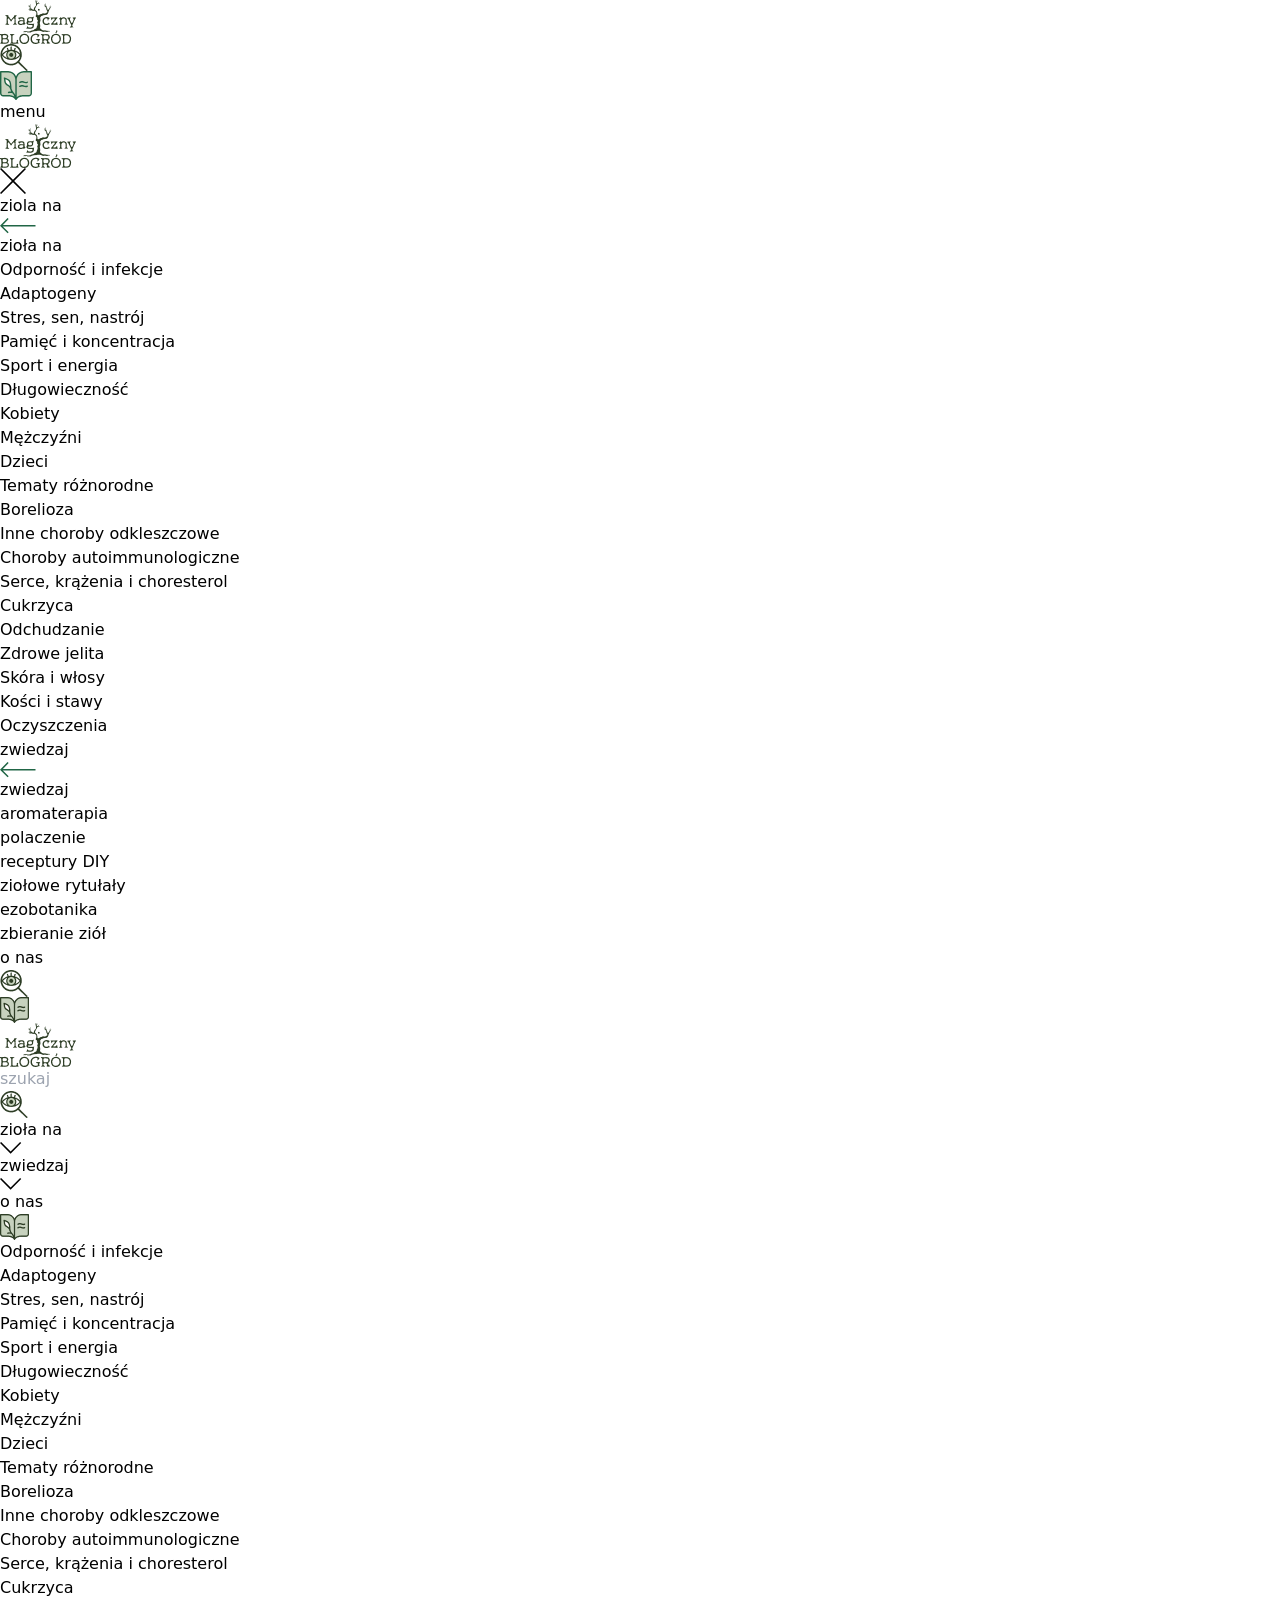
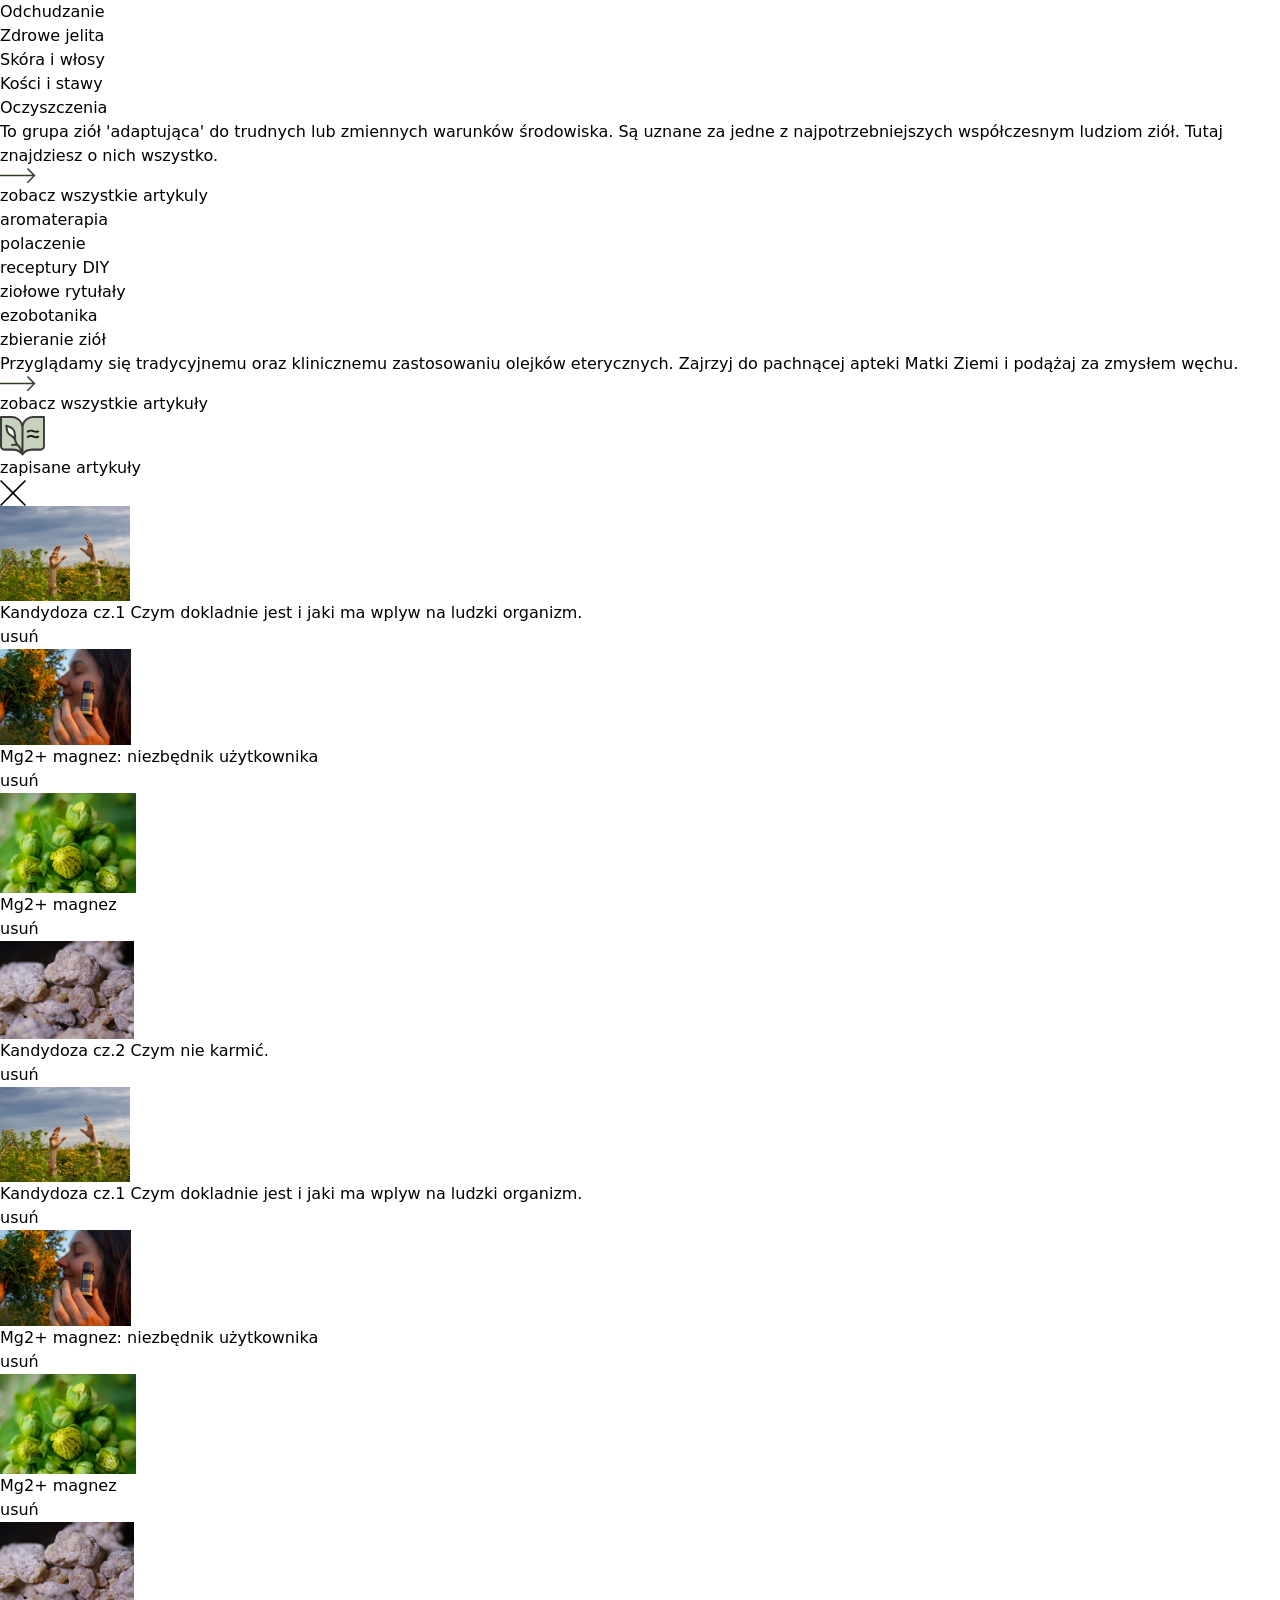
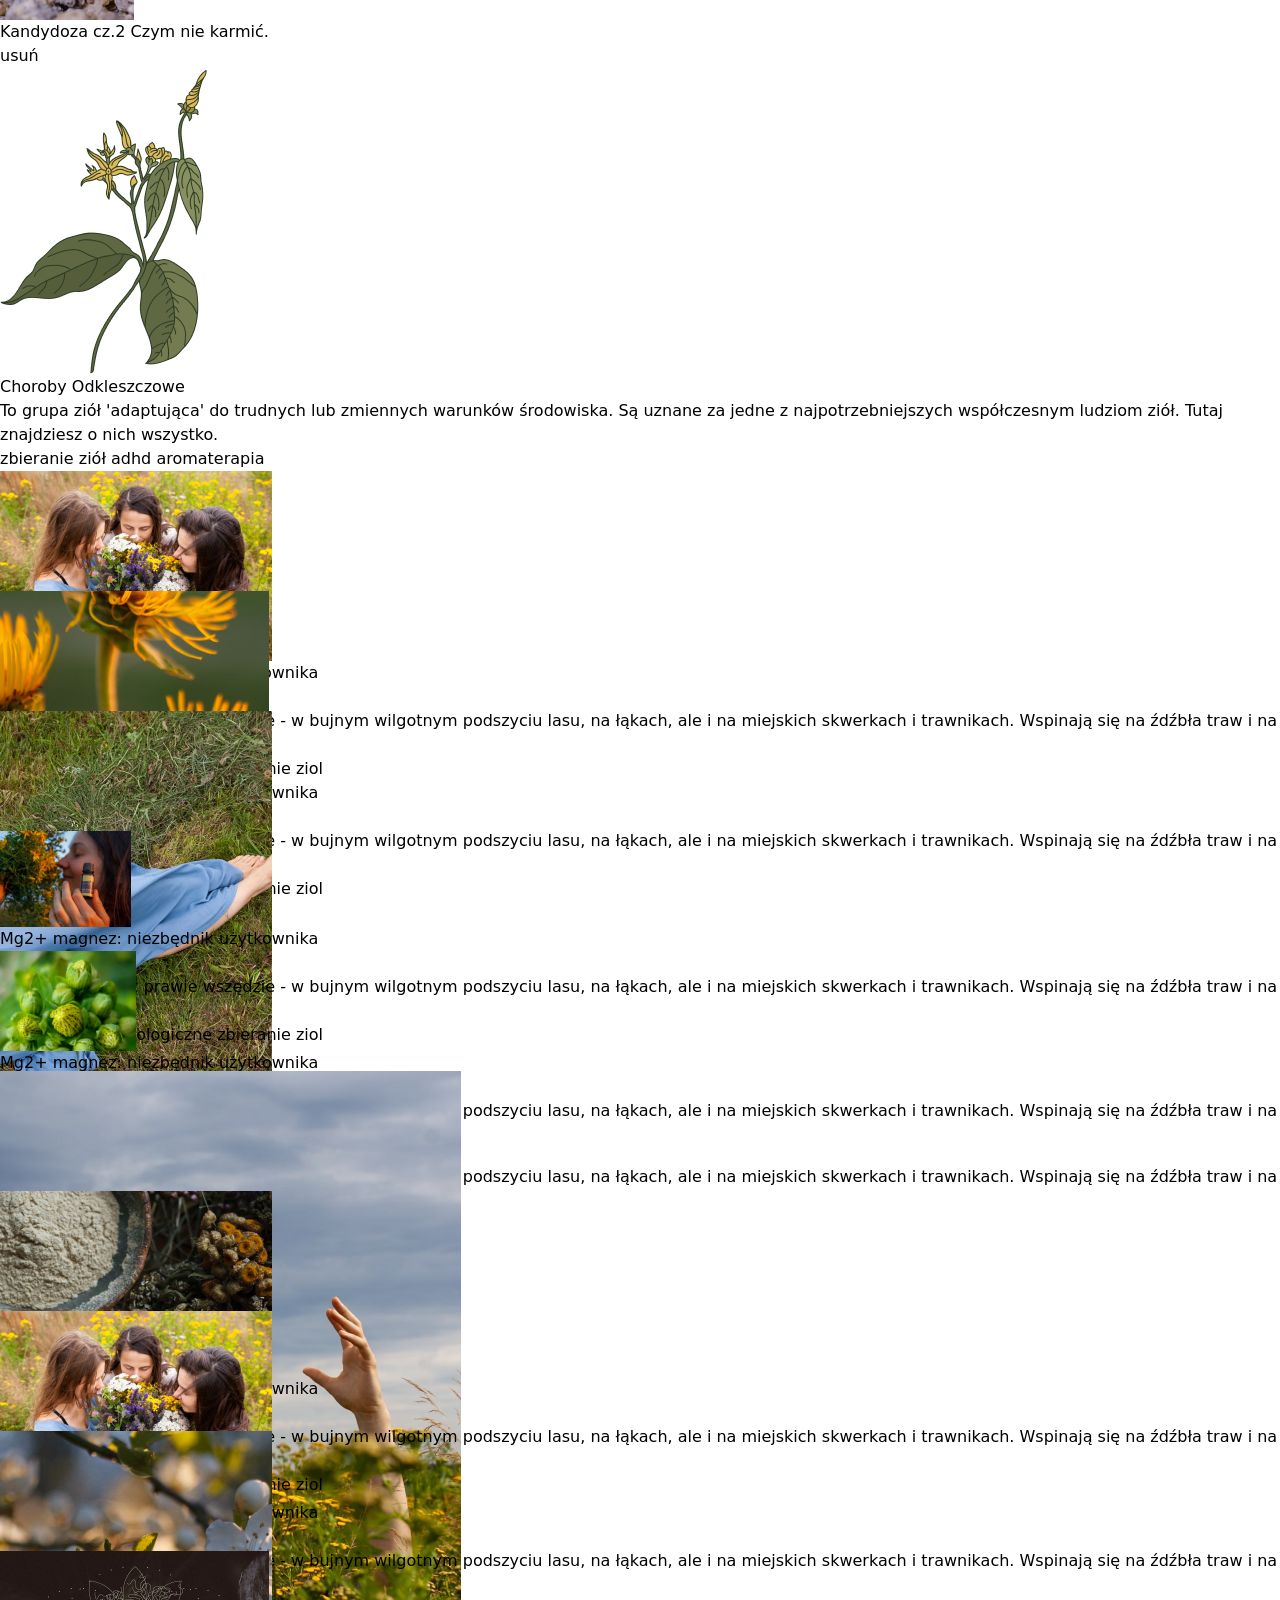
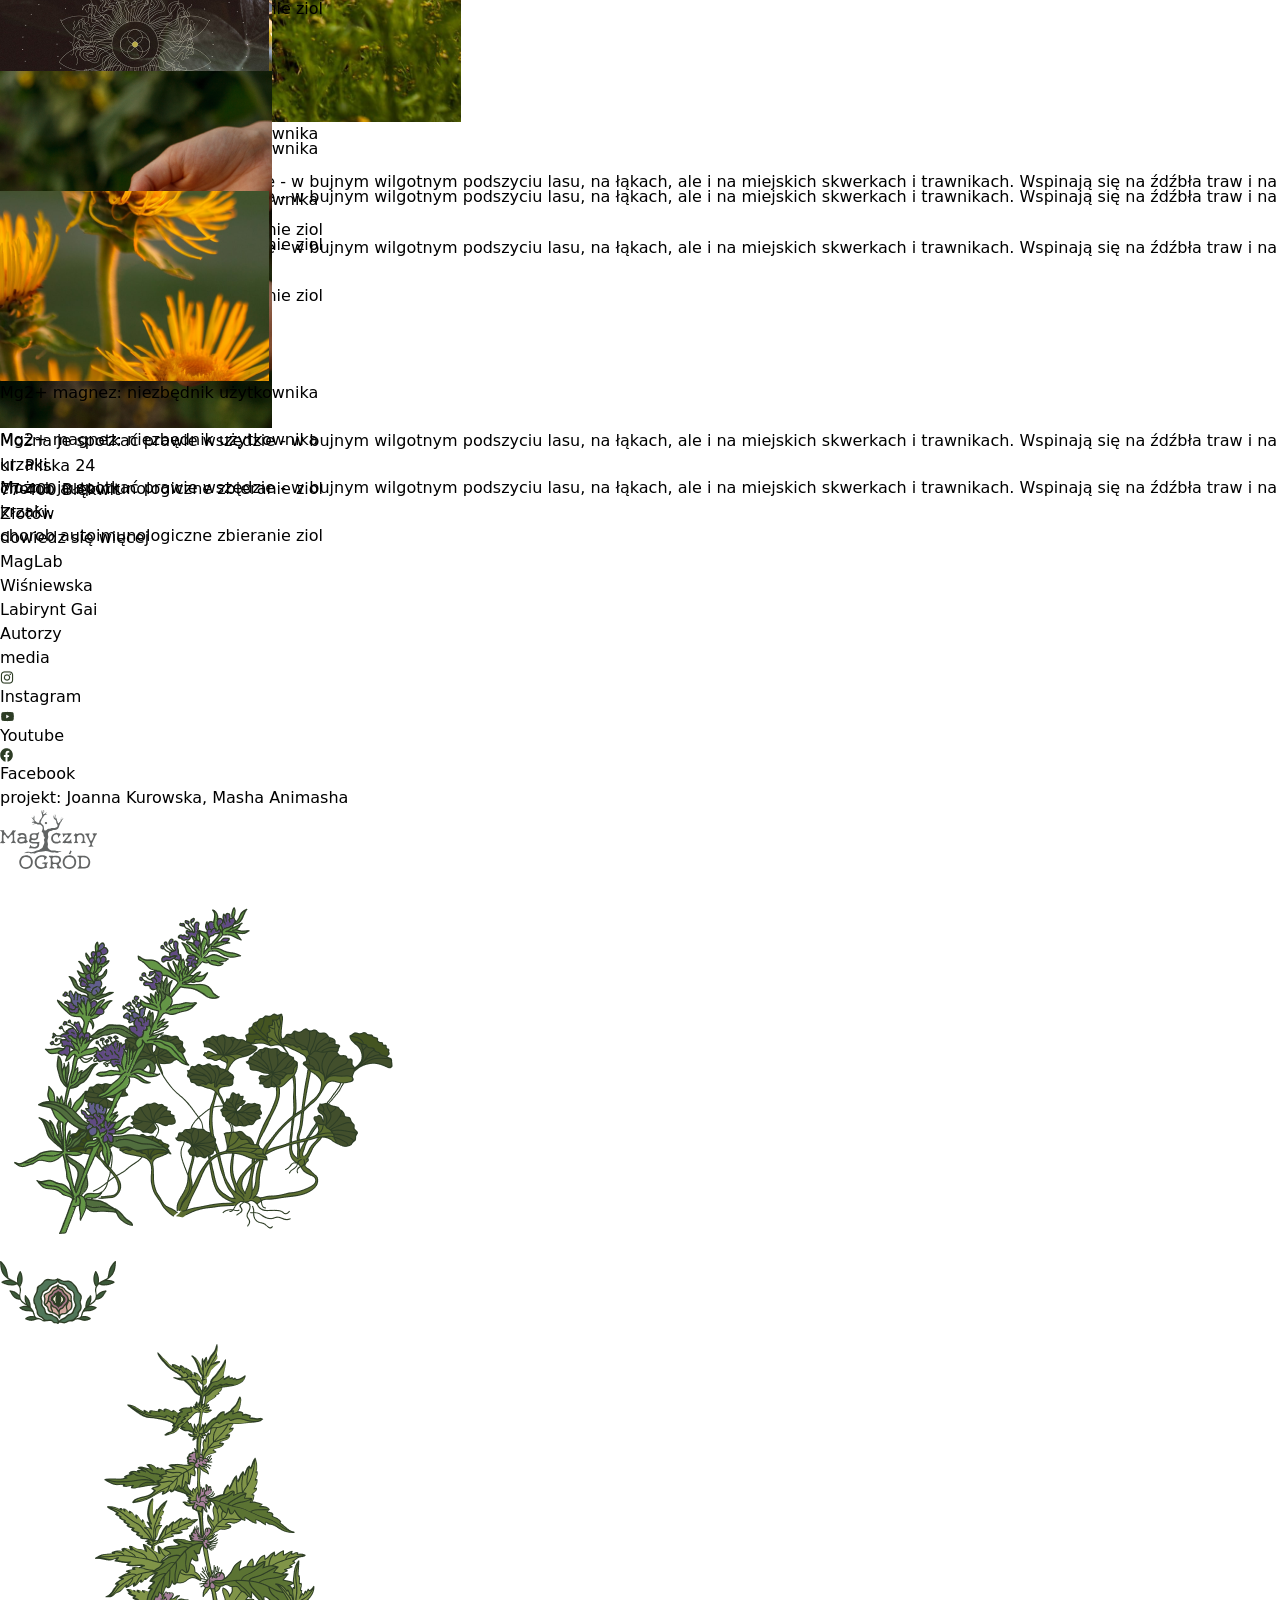
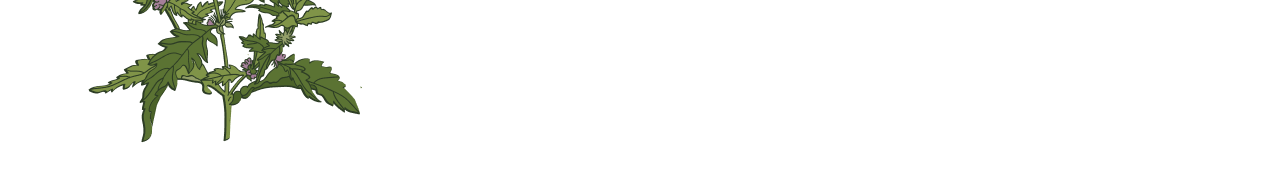
<file: kategoria.html>
<!DOCTYPE html>
<html class="objectfit object-fit" lang="pl-PL">
<head>
    <meta name="viewport" content="width=device-width, initial-scale=1">
    <meta http-equiv="content-type" content="text/html; charset=UTF-8">
    <title>MAGICZNY BLOGRÓD</title>
    <link rel="stylesheet" type="text/css" href="style.css">
    <script src="js/js.js"></script>
    <script src="js/masonry.js"></script><!-- ten skrypt tylko na stronach z widokiem masonry grid -->
</head>

<body id="page" class="kategoria">
    <div id="navi-strip">    <!-- PASEK NAWIGACJI -->
        <div id="mobile-menu" class="container">     <!-- MENU MOBILNE do 768px -->
            <a href="index.html"><img src="img/logo_blogrod.png" class="logo" alt="logo" aria-label="logo"></a>
            <div class="mobile-menu-right">
                <div class="menu_searchbar"> <!-- BLOK WYSZUKIWANIE -->
                    <div class="searchbar">
                        <form action="szukaj.html" method="GET" class="search-block">
                            <label>
                                <input type="submit" value="search" class="hidden">
                                <img alt="lupa" src="img/szukaj_new.png" class="szukaj-ico">
                            </label>
                            <input type="text" placeholder="szukaj" class="hidden">
                        </form>
                    </div>
                    <a href="#" class="zapisane-artykuly-button book"><img alt="książka ikona" src="img/ksiazka-menu.svg"></a>
                </div> <!-- END BLOK WYSZUKIWANIE -->
                <nav id="mobile-menu-main"  class="main-menu"> <!-- MOBILNE MENU CONTAINER-->
                    <div class="button-border"> <!-- PRZYCICK DO OTWIERANIA MENU MOBILNEGO -->
                        <a href="#" class="menu-item">menu</a> 
                    </div>
                    <div class="sub-menu">
                        <div id="sub-mobile-menu-header"> <!-- NAGLOWEK MOBILE MENU-->
                            <a href="index.html"><img src="img/logo_blogrod.png" class="logo" alt="logo" aria-label="logo"></a>
                            <div id="mobile-menu-close"><img alt="krzyżyk x" src="img/cross-new.svg"></div>
                        </div>
                        <div id="mobile-menu-body">
                            <div class="first-row">
                                <div id="mobile-ziolana" class="ziolana">
                                    <button type="button" class="sub-menu-item">ziola na<span class="style-underline"></span></button>
                                    <div class="mobile-sub-menu-items">
                                        <div class="mobile-menu-back"><img alt="strzłka w lewo" src="img/arrow-left.svg"></div>
                                        <h2  class="sub-menu-title">zioła na</h2>
                                        <ul>
                                            <li class="sub-menu-item"><a href="kategoria.html">Odporność i infekcje</a></li>
                                            <li class="sub-menu-item"><a href="kategoria.html">Adaptogeny</a></li>
                                            <li class="sub-menu-item"><a href="kategoria.html">Stres, sen, nastrój</a></li>
                                            <li class="sub-menu-item"><a href="kategoria.html">Pamięć i koncentracja</a></li>
                                            <li class="sub-menu-item"><a href="kategoria.html">Sport i energia</a></li>
                                            <li class="sub-menu-item"><a href="kategoria.html">Długowieczność</a></li>
                                            <li class="sub-menu-item"><a href="kategoria.html">Kobiety</a></li>
                                            <li class="sub-menu-item"><a href="kategoria.html">Mężczyźni</a></li>
                                            <li class="sub-menu-item"><a href="kategoria.html">Dzieci</a></li>
                                            <li class="sub-menu-item"><a href="kategoria.html">Tematy różnorodne</a></li>
                                            <li class="sub-menu-item"><a href="kategoria.html">Borelioza</a></li>
                                            <li class="sub-menu-item"><a href="kategoria.html">Inne choroby odkleszczowe</a></li>
                                            <li class="sub-menu-item"><a href="kategoria.html">Choroby autoimmunologiczne</a></li>
                                            <li class="sub-menu-item"><a href="kategoria.html">Serce, krążenia i choresterol</a></li>
                                            <li class="sub-menu-item"><a href="kategoria.html">Cukrzyca</a></li>
                                            <li class="sub-menu-item"><a href="kategoria.html">Odchudzanie</a></li>
                                            <li class="sub-menu-item"><a href="kategoria.html">Zdrowe jelita</a></li>
                                            <li class="sub-menu-item"><a href="kategoria.html">Skóra i włosy</a></li>
                                            <li class="sub-menu-item"><a href="kategoria.html">Kości i stawy</a></li>
                                            <li class="sub-menu-item"><a href="kategoria.html">Oczyszczenia</a></li>
                                        </ul>
                                    </div>
                                </div>
                                <div id="mobile-zwiedzaj" class="zwiedzaj">
                                    <button type="button" class="sub-menu-item">zwiedzaj<span class="style-underline"></span></button>
                                    <div class="mobile-sub-menu-items">
                                        <div class="mobile-menu-back"><img alt="strzałka w lewo" src="img/arrow-left.svg"></div>
                                        <h2  class="sub-menu-title">zwiedzaj</h2>
                                        <ul>
                                            <li class="sub-menu-item"><a href="kategoria.html">aromaterapia</a></li>
                                            <li class="sub-menu-item"><a href="kategoria.html">polaczenie</a></li>
                                            <li class="sub-menu-item"><a href="kategoria.html">receptury DIY</a></li>
                                            <li class="sub-menu-item"><a href="kategoria.html">ziołowe rytułały</a></li>
                                            <li class="sub-menu-item"><a href="kategoria.html">ezobotanika</a></li>
                                            <li class="sub-menu-item"><a href="kategoria.html">zbieranie ziół</a></li>
                                        </ul>
                                    </div>
                                </div>
                            </div>
                            <div class="second-row">
                                <div class="onas"><a href="onas.html" >o nas</a><span class="style-underline"></span></div>
                                <img alt="lupa"  src="img/szukaj_new.png" class="szukaj-ico">
                                <a href="#" class="zapisane-artykuly-button book"><img alt="ikona książki" src="img/ksiazka-wypelniona.png"></a>
                            </div>
                        </div>
                    </div>
                </nav>  <!-- END MOBILNE MENU CONTAINER-->
            </div>
        </div> <!-- END MENU MOBILNE do 768px -->

        <div id="desktop-menu" class="container"> <!-- MENU DESKTOP od 769px -->
            <a href="index.html"><img alt="logo blogród"  src="img/logo_blogrod.png" class="logo"></a>
            <div class="searchbar">
                <form action="szukaj.html" method="GET" class="search-block">
                    <input type="text" placeholder="szukaj">
                    <label>
                        <input type="submit" value="search" class="hidden"><img alt="lupa" src="img/szukaj_new.png">
                    </label>
                </form>
            </div>
            <nav class="main-menu">
                <div id="ziolana" class="menu-cont">
                    <a href="#" class="menu-item rozwijanie">zioła na <img alt="strzałka w dół" src="img/arrow-down.svg" class="menu-arrow"></a>
                </div>
                <div id="zwiedzaj" class="menu-cont">
                    <a href="#" class="menu-item rozwijanie">zwiedzaj <img alt="strzałka w dół" src="img/arrow-down.svg" class="menu-arrow"></a>
                </div>
                <a href="onas.html" class="menu-item">o nas</a>
            </nav>
            <a href="#" class="zapisane-artykuly-button book"><img alt="ikona książki" src="img/ksiazka-wypelniona.png"></a>
           
            <div class="sub-menu ziolana"> <!-- SUB MENU OTWIERANE - ZIOLANA -->
                <div class="three-columns container">
                    <div class="col c-no1"> <!-- KOLUMNA PIERWSZA I DRUGA-->
                        <ul> <!-- BLOK SPIS KATEGORII -->
                            <li class="sub-menu-item"><a href="kategoria.html">Odporność i infekcje</a></li> <!-- ITEM KATEGRIA -->
                            <li class="sub-menu-item"><a href="kategoria.html">Adaptogeny</a></li>
                            <li class="sub-menu-item"><a href="kategoria.html">Stres, sen, nastrój</a></li>
                            <li class="sub-menu-item"><a href="kategoria.html">Pamięć i koncentracja</a></li>
                            <li class="sub-menu-item"><a href="kategoria.html">Sport i energia</a></li>
                            <li class="sub-menu-item"><a href="kategoria.html">Długowieczność</a></li>
                            <li class="sub-menu-item"><a href="kategoria.html">Kobiety</a></li>
                            <li class="sub-menu-item"><a href="kategoria.html">Mężczyźni</a></li>
                            <li class="sub-menu-item"><a href="kategoria.html">Dzieci</a></li>
                            <li class="sub-menu-item"><a href="kategoria.html">Tematy różnorodne</a></li>
                            <li class="sub-menu-item"><a href="kategoria.html">Borelioza</a></li>
                            <li class="sub-menu-item"><a href="kategoria.html">Inne choroby odkleszczowe</a></li>
                            <li class="sub-menu-item"><a href="kategoria.html">Choroby autoimmunologiczne</a></li>
                            <li class="sub-menu-item"><a href="kategoria.html">Serce, krążenia i choresterol</a></li>
                            <li class="sub-menu-item"><a href="kategoria.html">Cukrzyca</a></li>
                            <li class="sub-menu-item"><a href="kategoria.html">Odchudzanie</a></li>
                            <li class="sub-menu-item"><a href="kategoria.html">Zdrowe jelita</a></li>
                            <li class="sub-menu-item"><a href="kategoria.html">Skóra i włosy</a></li>
                            <li class="sub-menu-item"><a href="kategoria.html">Kości i stawy</a></li>
                            <li class="sub-menu-item"><a href="kategoria.html">Oczyszczenia</a></li>
                        </ul><!-- END BLOK SPIS KATEGORII -->
                    </div>
                    <div class="col c-no3"> <!-- KOLUMNA TRZECIA -->
                        <div id="adaptogeny" class="submenu-opis"> <!-- OPIS DO KATEGORII SUB MENU-->
                            <p>To grupa ziół 'adaptująca' do trudnych lub zmiennych warunków środowiska. Są uznane za jedne z najpotrzebniejszych współczesnym ludziom ziół. Tutaj znajdziesz o nich wszystko.</p>
                            <img alt="gałązka" class="patyczkostrzalka" src="img/arrow-new.png">
                        </div> <!-- END OPIS KATEGORII -->
                    </div>
                </div>
                <div class="menu-foter">
                    <a href="kategoria.html">zobacz wszystkie artykuly<span class="style-underline"></span></a>
                </div>
            </div> <!-- END SUB MENU OTWIERANE - ZIOLANA -->
            <div class="sub-menu zwiedzaj">
                <div class="twoo-columns">
                    <div class="col c-no1">
                        <ul>
                            <li class="sub-menu-item"><a href="kategoria.html">aromaterapia</a></li>
                            <li class="sub-menu-item"><a href="kategoria.html">polaczenie</a></li>
                            <li class="sub-menu-item"><a href="kategoria.html">receptury DIY</a></li>
                            <li class="sub-menu-item"><a href="kategoria.html">ziołowe rytułały</a></li>
                            <li class="sub-menu-item"><a href="kategoria.html">ezobotanika</a></li>
                            <li class="sub-menu-item"><a href="kategoria.html">zbieranie ziół</a></li>
                        </ul>
                    </div>
                    <div class="col c-no2">
                        <div id="aromaterapia" class="submenu-opis">
                            <p>Przyglądamy się tradycyjnemu oraz klinicznemu zastosowaniu olejków eterycznych. Zajrzyj do pachnącej apteki Matki Ziemi i podążaj za zmysłem węchu.</p>
                            <img alt="gałązka"  class="patyczkostrzalka" src="img/arrow-new.png">
                        </div>
                    </div>
                </div>
                <div class="menu-foter">
                    <a href="#">zobacz wszystkie artykuły<span class="style-underline"></span></a>
                </div>
            </div>
        </div><!-- END MENU DESKTOP od 769px -->
        
        <div id="zapisane-artykuly-panel"> <!-- ZAPISANE ARTYKULY -->
            <div class="zapisane-header"> 
                <img alt="książka ikona" src="img/ksiazka-wypelnienie-artykul.svg">
                <h3>zapisane artykuły</h3>
                <div class="zapisane-close"><img alt="krzyżyk x" src="img/cross-new.svg"></div>
            </div>  
            <div class="zapisane-body">
                <article class="zapisane-blok body-small">
                    <a href="artykul.html">
                        <img alt="obrazek wyróżniający" src="database/Rectangle 2720.png">
                    </a>
                    <div>
                        <a class="zapisane-opis">
                            <h4>Kandydoza cz.1 Czym dokladnie jest i jaki ma wplyw na ludzki organizm.</h4> 
                        </a>
                        <button type="button" class="usun">usuń<span class="style-underline"></span></button>
                    </div>
                </article>
                <article  class="zapisane-blok body-small">
                    <a href="artykul.html">
                        <img alt="obrazek wyróżniający" src="database/Rectangle 2721.png">
                    </a>
                    <div> 
                        <a class="zapisane-opis">
                            <h4>Mg2+ magnez: niezbędnik użytkownika</h4> 
                        </a>
                        <button type="button" class="usun">usuń<span class="style-underline"></span></button>
                    </div>
                </article>
                <article class="zapisane-blok body-small">
                    <a href="artykul.html">
                        <img alt="obrazek wyróżniający" src="database/Rectangle 2722.png">
                    </a>
                    <div>
                        <a class="zapisane-opis">
                            <h4>Mg2+ magnez</h4> 
                        </a>
                        <button type="button" class="usun">usuń<span class="style-underline"></span></button>
                    </div>
                </article>
                <article class="zapisane-blok body-small">
                    <a href="artykul.html">
                        <img alt="obrazek wyróżniający" src="database/Rectangle 2723.png">
                    </a>
                    <div>
                        <a class="zapisane-opis">
                            <h4>Kandydoza cz.2 Czym nie karmić.</h4> 
                        </a>
                      <button type="button" class="usun">usuń<span class="style-underline"></span></button>
                    </div>
                </article>
                <article class="zapisane-blok body-small">
                    <a href="artykul.html">
                        <img alt="obrazek wyróżniający" src="database/Rectangle 2720.png">
                    </a>
                    <div>
                        <a class="zapisane-opis" href="#">                        
                            <h4>Kandydoza cz.1 Czym dokladnie jest i jaki ma wplyw na ludzki organizm.</h4> 
                        </a>
                        <button type="button" class="usun">usuń<span class="style-underline"></span></button>    
                    </div>
                </article>
                <article  class="zapisane-blok body-small">
                    <a href="artykul.html">
                        <img alt="obrazek wyróżniający" src="database/Rectangle 2721.png">
                    </a>
                    <div>
                        <a class="zapisane-opis">
                            <h4>Mg2+ magnez: niezbędnik użytkownika</h4> 
                        </a>
                        <button type="button" class="usun">usuń<span class="style-underline"></span></button>
                    </div>
                </article>
                <article class="zapisane-blok body-small">
                    <a href="artykul.html">
                        <img alt="obrazek wyróżniający" src="database/Rectangle 2722.png">
                    </a>
                    <div>
                        <a class="zapisane-opis">
                            <h4>Mg2+ magnez</h4> 
                        </a>
                        <button type="button" class="usun">usuń<span class="style-underline"></span></button>
                    </div>
                </article>
                <article class="zapisane-blok body-small">     
                    <a href="artykul.html">
                        <img alt="obrazek wyróżniający" src="database/Rectangle 2723.png">
                    </a>
                    <div>
                        <a class="zapisane-opis">
                            <h4>Kandydoza cz.2 Czym nie karmić.</h4> 
                        </a>
                        <button type="button" class="usun">usuń<span class="style-underline"></span></button>
                    </div>               
                </article>
                <div class="empty-space-margin"></div>    
            </div>
        </div> <!-- END ZAPISANE ARTYKULY -->
    </div>  <!-- END PASEK NAWIGACJI -->
    <div class="drkener-back_popup" ></div> <!-- SCIEMNIACZ TŁA -->
    <main>
        <div class="container">     
            <section class="kategoria-header"> <!-- NAGLOWEK KATEGORII OBRAZEK + OPIS I TAGI-->
                <div class="kat-img_cont">
                    <img src="database/choroby-odkleszczowe2.png" class="kat-header_img">
                </div>
                <div class="kat-header_cont">
                    <h1 class="kat-title">Choroby Odkleszczowe</h1>
                    <p>To grupa ziół 'adaptująca' do trudnych lub zmiennych warunków środowiska. Są uznane za jedne z najpotrzebniejszych współczesnym ludziom ziół. Tutaj znajdziesz o nich wszystko.</p>
                    <div class="kat-tagi">
                        <button id="tag-01" class="tag_button">zbieranie ziół</button>
                        <button id="tag-02" class="tag_button">adhd</button>
                        <button id="tag-03" class="tag_button active ">aromaterapia</button>
                    </div>
                </div>
            </section>
            <section class="kategoria-content">
                <div class="grid"> <!-- WYŚWIETLANIE ARTYKUŁÓW WG. ZAZANCZONYCH KATEGORII -->
                    <article class="grid-item horizontal">
                        <div class="content">
                            <div class="artgrid-img_cont">
                                <a href="artykul.html"> 
                                    <img src="database/zdjecie1.png">
                                </a>
                            </div>
                            <div class="artgrid-header">
                                <a href="artykul.html"> 
                                    <h4 class="artgrid-title">Mg2+  magnez: niezbędnik użytkownika</h4>
                                </a>	
                                <button class="artgrid-ksiazka2"></button>
                            </div>
                            <div class="artgrid-zajawka">
                                <a href="artykul.html"> 
                                    <p>Można je spotkać prawie wszędzie  - w bujnym wilgotnym podszyciu lasu, na łąkach, ale i na miejskich skwerkach i trawnikach. Wspinają się na źdźbła traw i na krzaki.</p>
                                </a>
                            </div>
                            <div class="artgrid-tagi">
                                <a href="kategoria.html" class="tag-item">chorob autoimunologiczne</a>
                                <a href="kategoria.html" class="tag-item">zbieranie ziol</a>
                            </div>
                        </div>
                    </article>
                    <article class="grid-item horizontal">
                        <div class="content">
                            <div class="artgrid-img_cont">
                                <a href="artykul.html"> 
                                    <img src="database/zdjecie2.png">
                                </a>
                            </div>
                            <div class="artgrid-header">
                                <a href="artykul.html"> 
                                    <h4 class="artgrid-title">Mg2+  magnez: niezbędnik użytkownika</h4>
                                </a>	
                                <button class="artgrid-ksiazka2"></button>
                            </div>
                            <div class="artgrid-zajawka">
                                <a href="artykul.html"> 
                                    <p>Można je spotkać prawie wszędzie  - w bujnym wilgotnym podszyciu lasu, na łąkach, ale i na miejskich skwerkach i trawnikach. Wspinają się na źdźbła traw i na krzaki.</p>
                                </a>
                            </div>
                            <div class="artgrid-tagi">
                                <a href="kategoria.html" class="tag-item">chorob autoimunologiczne</a>
                                <a href="kategoria.html" class="tag-item">zbieranie ziol</a>
                            </div>
                        </div>
                    </article>
                    <article class="grid-item vertical">
                        <div class="content">
                            <div class="artgrid-img_cont">
                                <a href="artykul.html"> 
                                    <img src="database/zdjecie3.png">
                                </a>
                            </div>
                            <div class="artgrid-header">
                                <a href="artykul.html"> 
                                    <h4 class="artgrid-title">Mg2+  magnez: niezbędnik użytkownika</h4>
                                </a>	
                                <button class="artgrid-ksiazka2"></button>
                            </div>
                            <div class="artgrid-zajawka">
                                <a href="artykul.html"> 
                                    <p>Można je spotkać prawie wszędzie  - w bujnym wilgotnym podszyciu lasu, na łąkach, ale i na miejskich skwerkach i trawnikach. Wspinają się na źdźbła traw i na krzaki.</p>
                                </a>
                            </div>
                            <div class="artgrid-tagi">
                                <a href="kategoria.html" class="tag-item">chorob autoimunologiczne</a>
                                <a href="kategoria.html" class="tag-item">zbieranie ziol</a>
                            </div>
                        </div>
                    </article>
                    <article class="grid-item horizontal">
                        <div class="content">
                            <div class="artgrid-img_cont">
                                <a href="artykul.html"> 
                                    <img src="database/zdjecie4.png">
                                </a>
                            </div>
                            <div class="artgrid-header">
                                <a href="artykul.html"> 
                                    <h4 class="artgrid-title">Mg2+  magnez: niezbędnik użytkownika</h4>
                                </a>	
                                <button class="artgrid-ksiazka2"></button>
                            </div>
                            <div class="artgrid-zajawka">
                                <a href="artykul.html"> 
                                    <p>Można je spotkać prawie wszędzie  - w bujnym wilgotnym podszyciu lasu, na łąkach, ale i na miejskich skwerkach i trawnikach. Wspinają się na źdźbła traw i na krzaki.</p>
                                </a>
                            </div>
                            <div class="artgrid-tagi">
                                <a href="kategoria.html" class="tag-item">chorob autoimunologiczne</a>
                                <a href="kategoria.html" class="tag-item">zbieranie ziol</a>
                            </div>
                        </div>
                    </article>
                    <article class="grid-item horizontal">
                        <div class="content">
                                <div class="artgrid-img_cont">
                                    <a href="artykul.html">  
                                        <img src="database/zdjecie5.png">
                                    </a>
                                </div>
                                <div class="artgrid-header">
                                    <a href="artykul.html">   
                                        <h4 class="artgrid-title">Mg2+  magnez: niezbędnik użytkownika</h4>
                                    </a>
                                    <button class="artgrid-ksiazka2"></button>
                                </div>
                                <div class="artgrid-zajawka">
                                    <a href="artykul.html"> 
                                        <p>Można je spotkać prawie wszędzie  - w bujnym wilgotnym podszyciu lasu, na łąkach, ale i na miejskich skwerkach i trawnikach. Wspinają się na źdźbła traw i na krzaki.</p>
                                    </a>
                                </div>
                            <div class="artgrid-tagi">
                                <a href="kategoria.html" class="tag-item">chorob autoimunologiczne</a>
                                <a href="kategoria.html" class="tag-item">zbieranie ziol</a>
                            </div>
                        </div>
                    </article>
                    <article class="grid-item vertical">
                        <div class="content">
                                <div class="artgrid-img_cont">
                                    <a href="artykul.html"> 
                                        <img src="database/zdjecie6.png">
                                    </a>
                                </div>
                                <div class="artgrid-header">
                                    <a href="artykul.html"> 
                                        <h4 class="artgrid-title">Mg2+  magnez: niezbędnik użytkownika</h4>
                                    </a>
                                    <button class="artgrid-ksiazka2"></button>
                                </div>
                                <div class="artgrid-zajawka">
                                    <a href="artykul.html"> 
                                        <p>Można je spotkać prawie wszędzie  - w bujnym wilgotnym podszyciu lasu, na łąkach, ale i na miejskich skwerkach i trawnikach. Wspinają się na źdźbła traw i na krzaki.</p>
                                    </a>
                                </div>
                            <div class="artgrid-tagi">
                                <a href="kategoria.html" class="tag-item">chorob autoimunologiczne</a>
                                <a href="kategoria.html" class="tag-item">zbieranie ziol</a>
                            </div>
                        </div>
                    </article>
                    <article class="grid-item horizontal">
                        <div class="content">
                                <div class="artgrid-img_cont">
                                    <a href="artykul.html"> 
                                        <img src="database/zdjecie9.png">
                                    </a>
                                </div>
                                <div class="artgrid-header">
                                    <a href="artykul.html"> 
                                        <h4 class="artgrid-title">Mg2+  magnez: niezbędnik użytkownika</h4>
                                    </a>
                                    <button class="artgrid-ksiazka2"></button>
                                </div>
                                <div class="artgrid-zajawka">
                                    <a href="artykul.html"> 
                                        <p>Można je spotkać prawie wszędzie  - w bujnym wilgotnym podszyciu lasu, na łąkach, ale i na miejskich skwerkach i trawnikach. Wspinają się na źdźbła traw i na krzaki.</p>
                                    </a>
                                </div>
                            <div class="artgrid-tagi">
                                <a href="kategoria.html" class="tag-item">chorob autoimunologiczne</a>
                                <a href="kategoria.html" class="tag-item">zbieranie ziol</a>
                            </div>
                        </div>
                    </article>
                    <article class="grid-item horizontal">
                        <div class="content">
                                <div class="artgrid-img_cont">
                                    <a href="artykul.html"> 
                                        <img src="database/zdjecie1.png">
                                    </a>
                                </div>
                                <div class="artgrid-header">
                                    <a href="artykul.html"> 
                                        <h4 class="artgrid-title">Mg2+  magnez: niezbędnik użytkownika</h4>
                                    </a>
                                    <button class="artgrid-ksiazka2"></button>
                                </div>
                                <div class="artgrid-zajawka">
                                    <a href="artykul.html"> 
                                        <p>Można je spotkać prawie wszędzie  - w bujnym wilgotnym podszyciu lasu, na łąkach, ale i na miejskich skwerkach i trawnikach. Wspinają się na źdźbła traw i na krzaki.</p>
                                    </a>
                                </div>
                            <div class="artgrid-tagi">
                                <a href="kategoria.html" class="tag-item">chorob autoimunologiczne</a>
                                <a href="kategoria.html" class="tag-item">zbieranie ziol</a>
                            </div>
                        </div>
                    </article>
                    <article class="grid-item vertical">
                        <div class="content">
                                <div class="artgrid-img_cont">
                                    <a href="artykul.html"> 
                                        <img src="database/zdjecie7.png">
                                    </a>
                                </div>
                                <div class="artgrid-header">
                                    <a href="artykul.html"> 
                                     <h4 class="artgrid-title">Mg2+  magnez: niezbędnik użytkownika</h4>
                                    </a>
                                    <button class="artgrid-ksiazka2"></button>
                                </div>
                                <div class="artgrid-zajawka">
                                    <a href="artykul.html"> 
                                        <p>Można je spotkać prawie wszędzie  - w bujnym wilgotnym podszyciu lasu, na łąkach, ale i na miejskich skwerkach i trawnikach. Wspinają się na źdźbła traw i na krzaki.</p>
                                    </a>
                                </div>
                            <div class="artgrid-tagi">
                                <a href="kategoria.html" class="tag-item">chorob autoimunologiczne</a>
                                <a href="kategoria.html" class="tag-item">zbieranie ziol</a>
                            </div>
                        </div>
                    </article>
                    <article class="grid-item horizontal">
                        <div class="content">
                                <div class="artgrid-img_cont">
                                    <a href="artykul.html"> 
                                        <img src="database/zdjecie10.png">
                                    </a>
                                </div>
                                <div class="artgrid-header">
                                    <a href="artykul.html"> 
                                    <h4 class="artgrid-title">Mg2+  magnez: niezbędnik użytkownika</h4>
                                    </a>
                                    <button class="artgrid-ksiazka2"></button>
                                </div>
                                <div class="artgrid-zajawka">
                                    <a href="artykul.html"> 
                                        <p>Można je spotkać prawie wszędzie  - w bujnym wilgotnym podszyciu lasu, na łąkach, ale i na miejskich skwerkach i trawnikach. Wspinają się na źdźbła traw i na krzaki.</p>
                                    </a>
                                </div>
                            <div class="artgrid-tagi">
                                <a href="kategoria.html" class="tag-item">chorob autoimunologiczne</a>
                                <a href="kategoria.html" class="tag-item">zbieranie ziol</a>
                            </div>
                        </div>
                    </article>
                    <article class="grid-item vertical">
                        <div class="content">
                                <div class="artgrid-img_cont">
                                    <a href="artykul.html"> 
                                        <img src="database/zdjecie8.png">
                                    </a>
                                </div>
                                <div class="artgrid-header">
                                    <a href="artykul.html"> 
                                        <h4 class="artgrid-title">Mg2+  magnez: niezbędnik użytkownika</h4>
                                    </a>
                                    <button class="artgrid-ksiazka2"></button>
                                </div>
                                <div class="artgrid-zajawka">
                                    <a href="artykul.html"> 
                                        <p>Można je spotkać prawie wszędzie  - w bujnym wilgotnym podszyciu lasu, na łąkach, ale i na miejskich skwerkach i trawnikach. Wspinają się na źdźbła traw i na krzaki.</p>
                                    </a>
                                </div>
                            <div class="artgrid-tagi">
                                <a href="kategoria.html" class="tag-item">chorob autoimunologiczne</a>
                                <a href="kategoria.html" class="tag-item">zbieranie ziol</a>
                            </div>
                        </div>
                    </article>
                    <article class="grid-item horizontal">
                        <div class="content">
                                <div class="artgrid-img_cont">
                                    <a href="artykul.html"> 
                                        <img src="database/zdjecie2.png">
                                    </a>
                                </div>
                                <div class="artgrid-header">
                                    <a href="artykul.html"> 
                                        <h4 class="artgrid-title">Mg2+  magnez: niezbędnik użytkownika</h4>
                                    </a>
                                    <button class="artgrid-ksiazka2"></button>
                                </div>
                                <div class="artgrid-zajawka">
                                    <a href="artykul.html"> 
                                        <p>Można je spotkać prawie wszędzie  - w bujnym wilgotnym podszyciu lasu, na łąkach, ale i na miejskich skwerkach i trawnikach. Wspinają się na źdźbła traw i na krzaki.</p>
                                    </a>
                                </div>
                            <div class="artgrid-tagi">
                                <a href="kategoria.html" class="tag-item">chorob autoimunologiczne</a>
                                <a href="kategoria.html" class="tag-item">zbieranie ziol</a>
                            </div>
                        </div>
                    </article>
                </div>
            </section>
        
        </div>
    </main>
    <footer class="footer">
        <div class="container">
            <div class="four-columns footer_innerwidth">
                <div class="col napiszdonas">
                    <h5>napisz do nas</h5>
                    <p class="flex-group"><svg width="22" height="23" viewBox="0 0 22 23" fill="none" xmlns="http://www.w3.org/2000/svg">
                        <path d="M4.12656 17.8485C3.7599 17.8485 3.45043 17.7224 3.19816 17.4701C2.94626 17.2182 2.82031 16.9165 2.82031 16.5648V6.43604C2.82031 6.08441 2.94626 5.78264 3.19816 5.53074C3.45043 5.27848 3.7599 5.15234 4.12656 5.15234H17.8766C18.2432 5.15234 18.5527 5.27848 18.805 5.53074C19.0569 5.78264 19.1828 6.08441 19.1828 6.43604V16.5648C19.1828 16.9165 19.0569 17.2182 18.805 17.4701C18.5527 17.7224 18.2432 17.8485 17.8766 17.8485H4.12656ZM11.0016 11.4086L18.4497 6.48169L18.1516 5.88604L11.0016 10.561L3.85156 5.88604L3.55346 6.48169L11.0016 11.4086Z" fill="black"/>
                        </svg>
                        <a href="mailto:ziola@blogrod.pl">ziola@blogrod.pl</a></p>
                </div>
                <div class="col odwiedznas">
                    <h5>odwiedź nas</h5>
                    <p class="underline-container"><a href="https://www.magicznyogrod.pl/" target="_blank" class="">Magiczny&nbsp;Ogród&nbsp;sklep<span class="style-underline"></span></a></p>
                    <p>&nbsp;</p>
                    <p>ul. Pilska 24</p>
                    <p>77-400 Błękwit</p>
                    <p>Złotów</p>
                </div> 
                <div class="col dowiedzsie">
                    <h5>dowiedz się więcej</h5>
                    <p><a href="#" target="_blank">MagLab</a></p>
                    <p><a href="#" target="_blank">Wiśniewska</a></p>
                    <p><a href="#" target="_blank">Labirynt Gai</a></p>
                    <p><a href="#" target="_blank">Autorzy</a></p>
                </div>
                <div class="col media">
                    <h5>media</h5>
                    <p class="flex-group"><img src="img/instagram.png"><a href="#" target="_blank">Instagram</a></p>
                    <p class="flex-group"><img src="img/Youtube.png"><a href="#" target="_blank">Youtube</a></p>
                    <p class="flex-group"><img src="img/facebook.png"><a href="#" target="_blank">Facebook</a></p>
                </div>
            </div>    
            <div class="projektautors footer_innerwidth">
                <p>projekt: Joanna Kurowska, Masha Animasha</p>
            </div>
            <div class="logotypy footer_innerwidth">
                <a href="#" ><img alt="logo Magiczny Ogród" src="img/logo-magicznyogorod.svg"></a>
            </div>
        </div>
        <div class="ziolawtle">
                <img src="img/footer_ziele.png" class="ziololeft">
                <img src="img/Footercenter.png" class="center">
                <img src="img/KARBIENIEC.png" class="zioloright">
        </div>
        <!-- <div class="empty-space-margin"></div> -->
    </footer>
</body>
</html>
</file>
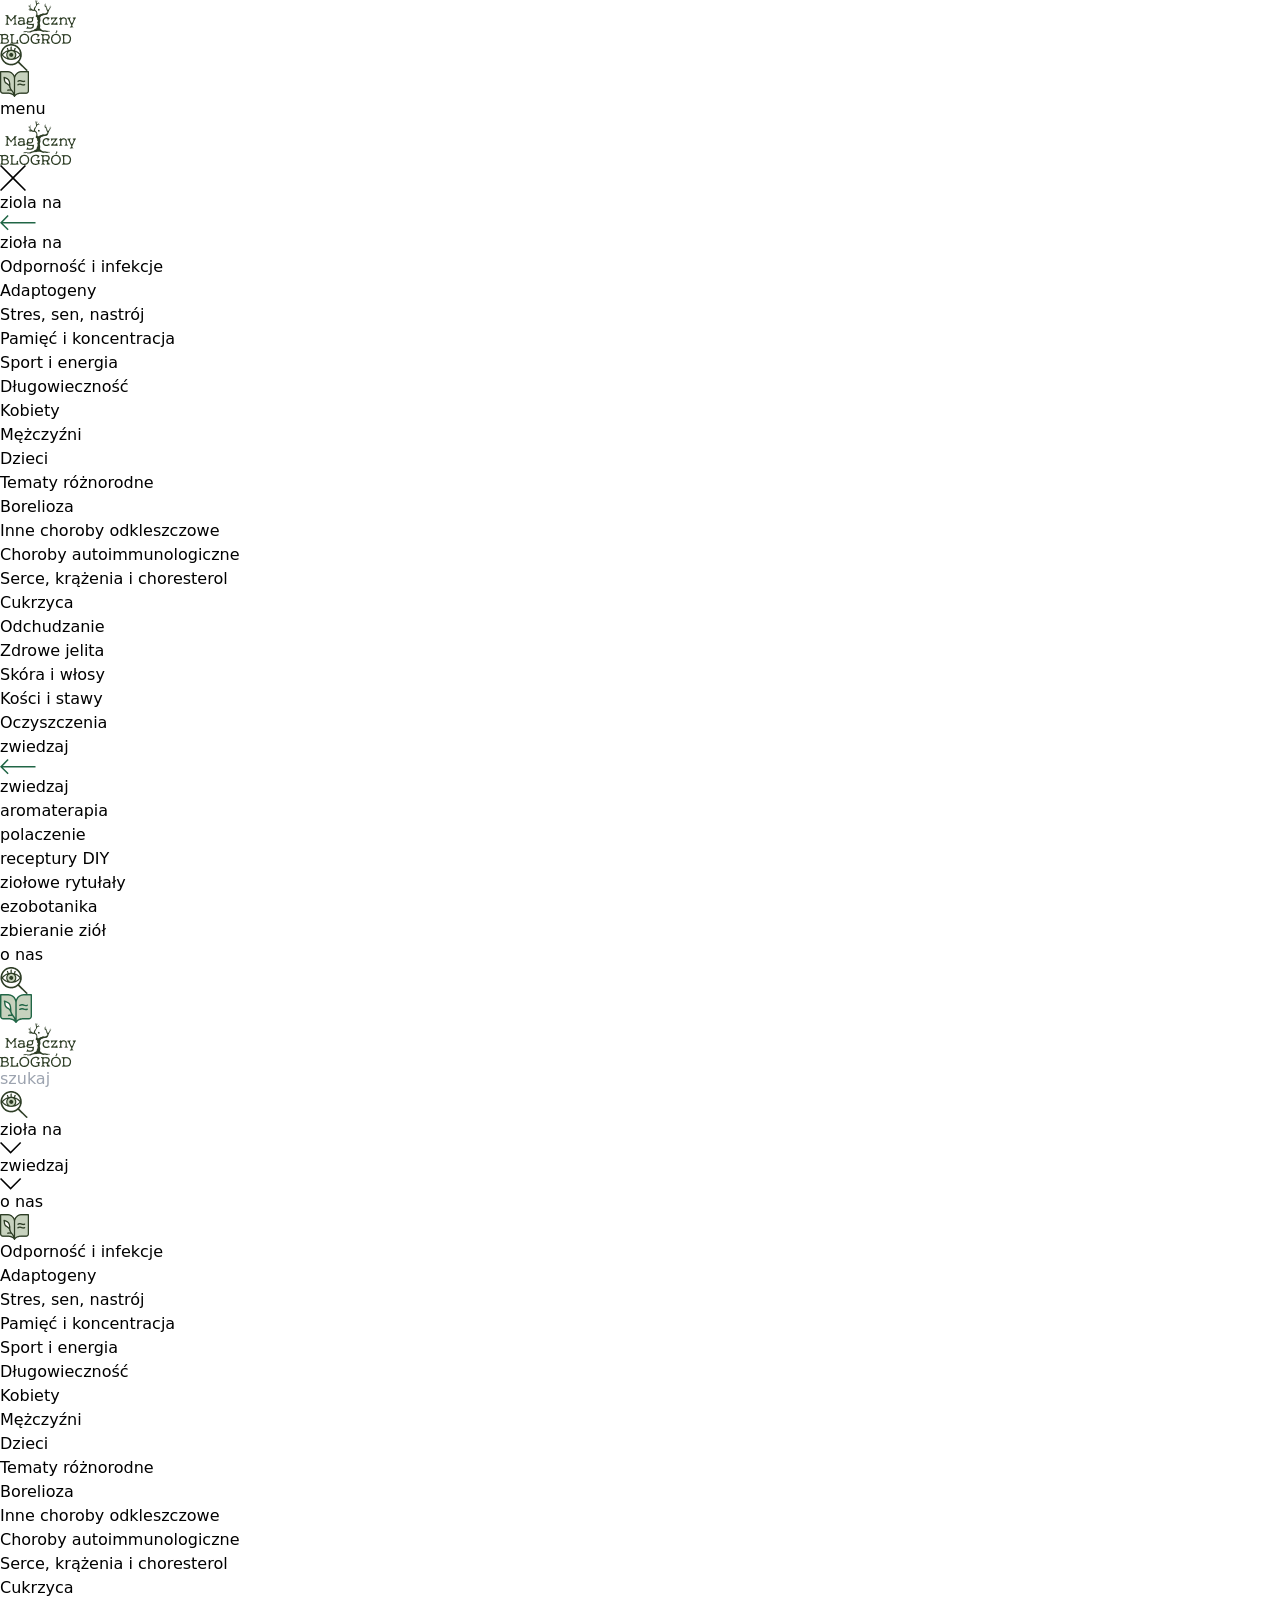
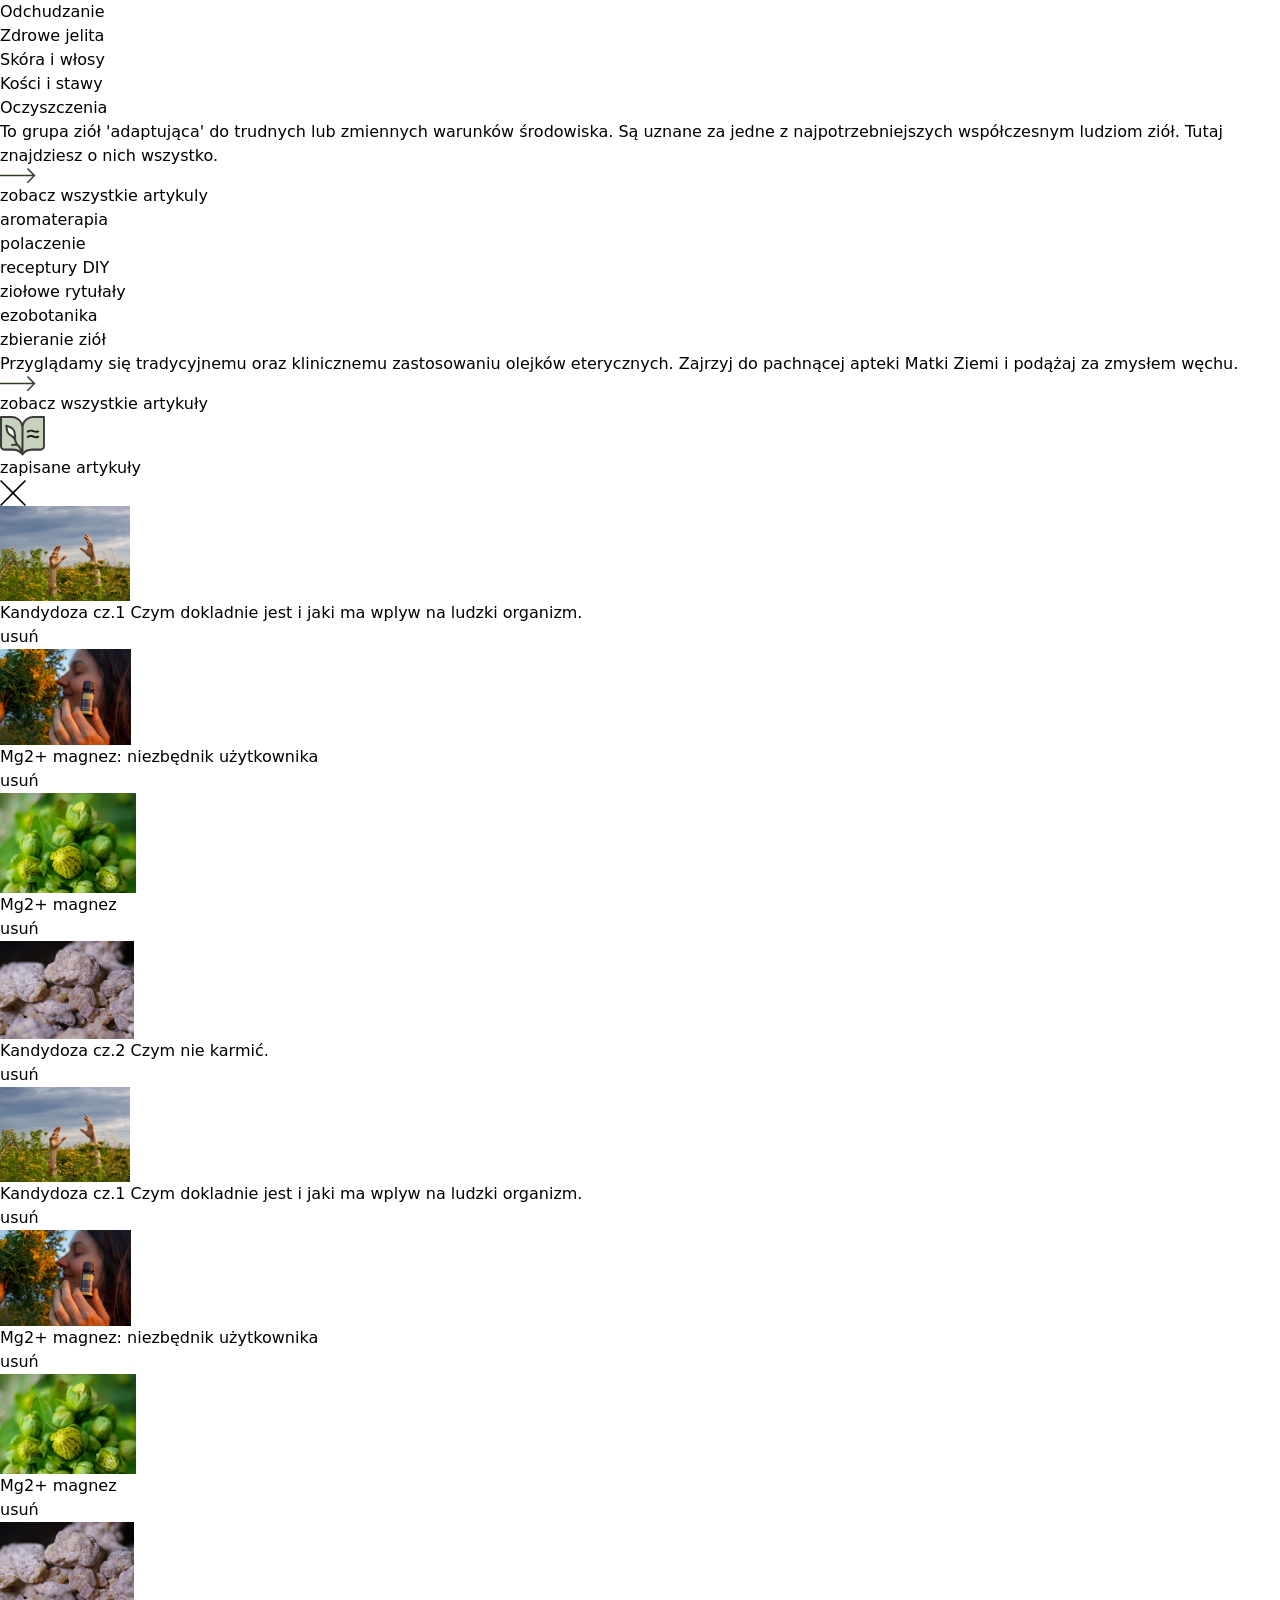
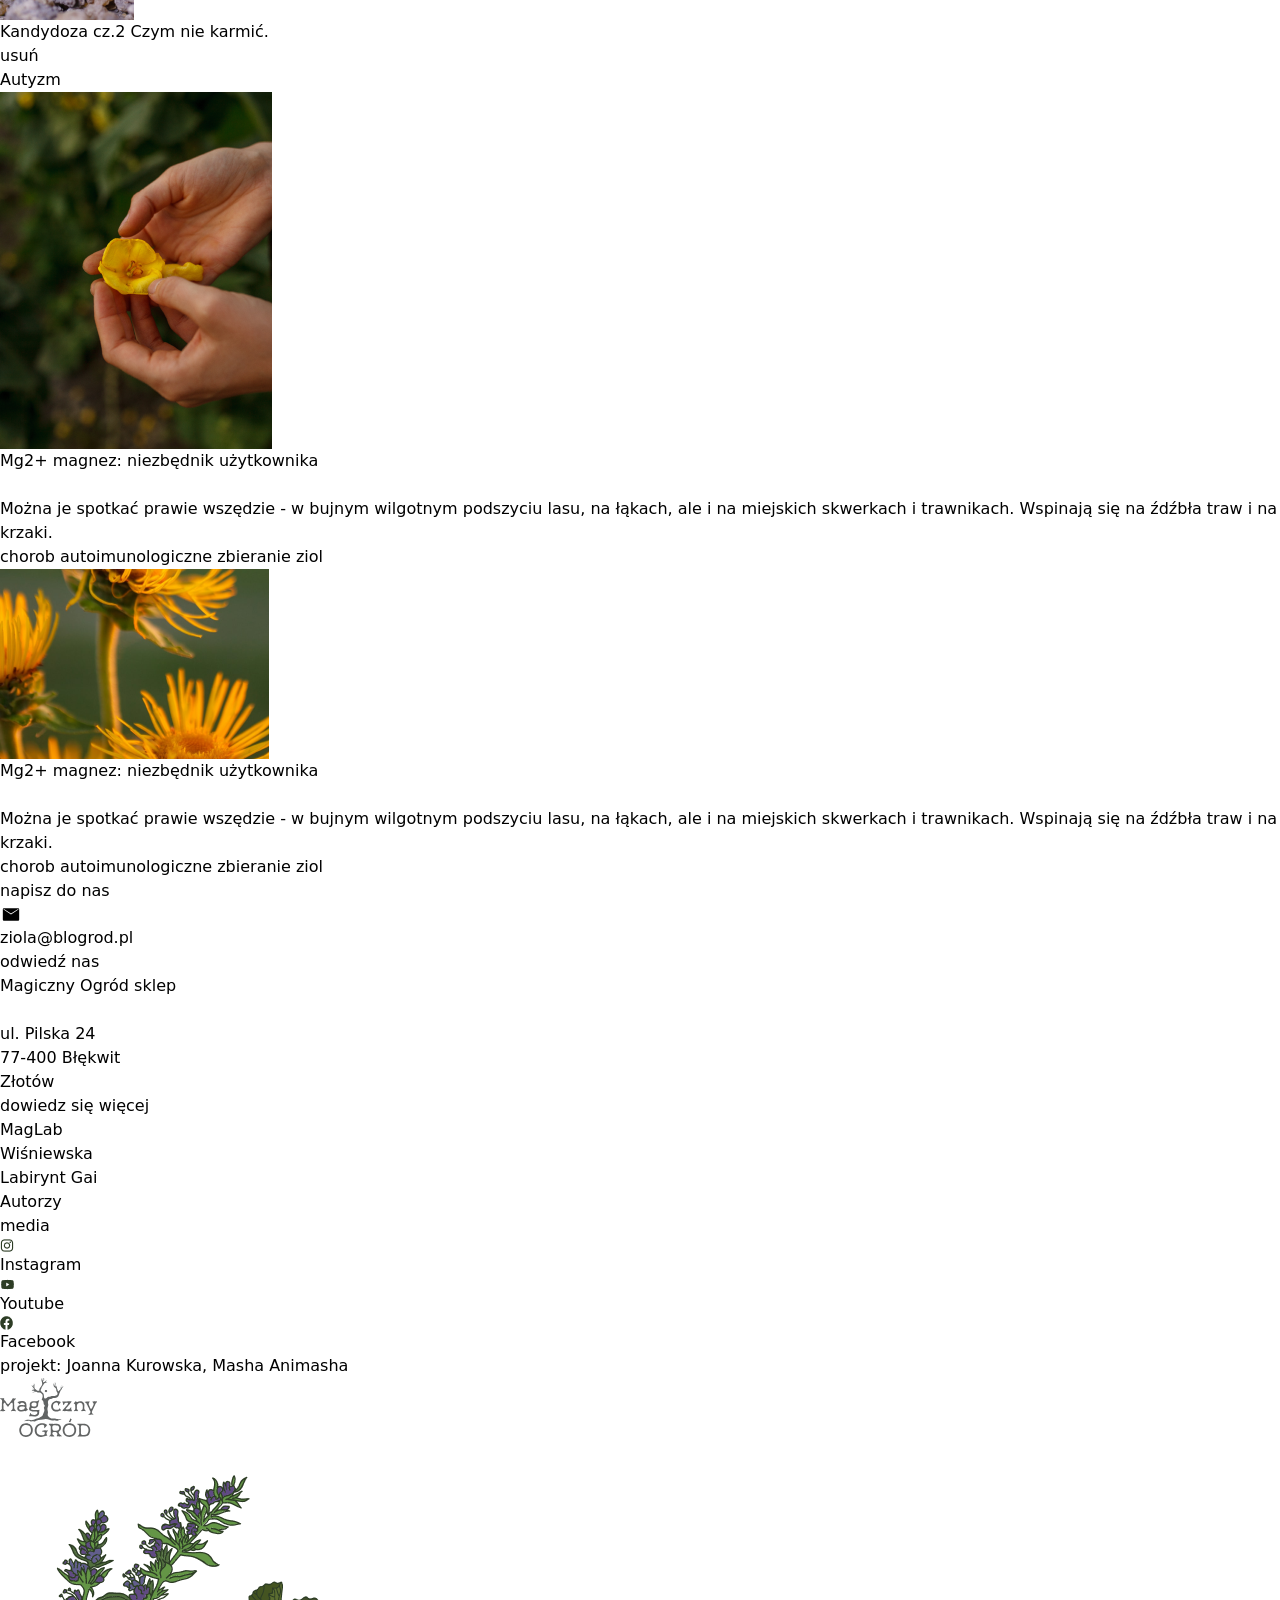
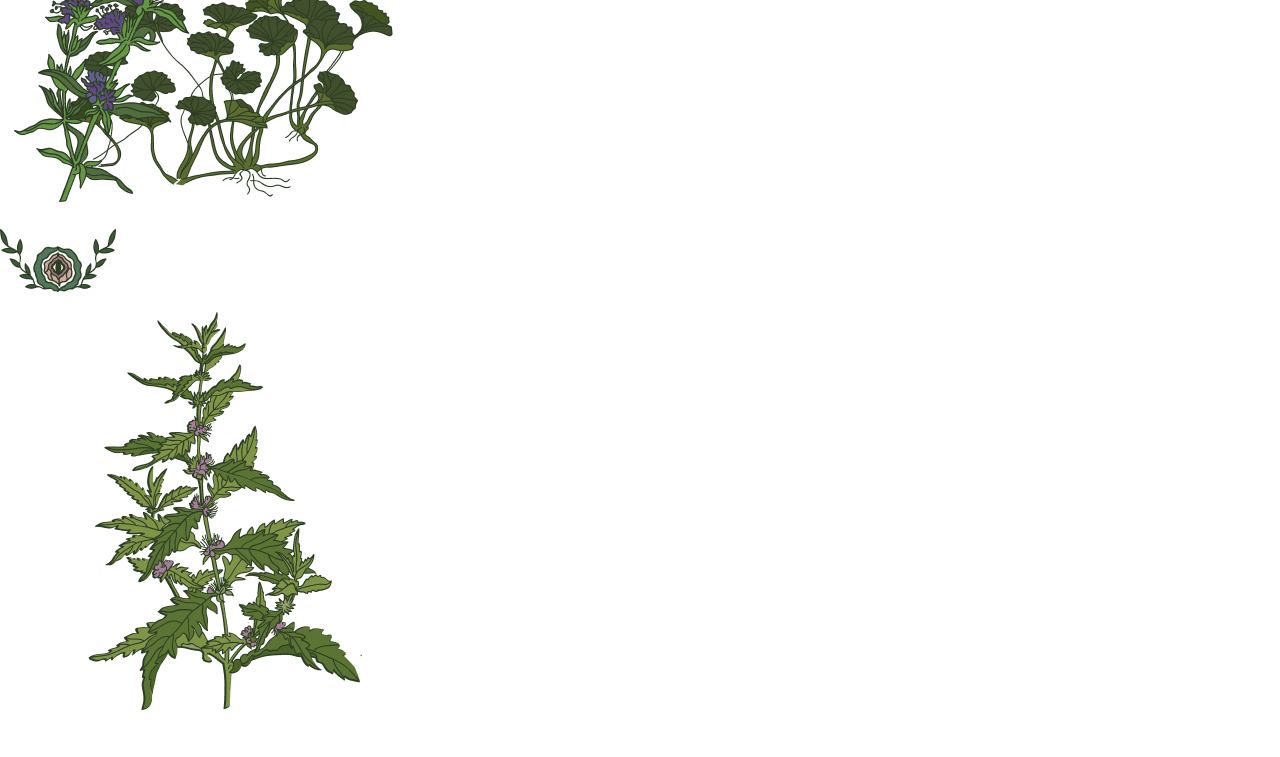
<file: maly-tag.html>
<!DOCTYPE html>
<html class="objectfit object-fit" lang="pl-PL">
<head>
    <meta name="viewport" content="width=device-width, initial-scale=1">
    <meta http-equiv="content-type" content="text/html; charset=UTF-8">
    <title>MAGICZNY BLOGRÓD</title>
    <link rel="stylesheet" type="text/css" href="style.css">
    <script src="js/js.js"></script>
    <script src="js/masonry.js"></script>  <!-- ten skrypt tylko na stronach z widokiem masonry grid -->
</head>

<body id="page" class="malytag">
    <div id="navi-strip">    <!-- PASEK NAWIGACJI -->
        <div id="mobile-menu" class="container">     <!-- MENU MOBILNE do 768px -->
            <a href="index.html"><img src="img/logo_blogrod.png" class="logo" alt="logo" aria-label="logo"></a>
            <div class="mobile-menu-right">
                <div class="menu_searchbar"> <!-- BLOK WYSZUKIWANIE -->
                    <div class="searchbar">
                        <form action="szukaj.html" method="GET" class="search-block">
                            <label>
                                <input type="submit" value="search" class="hidden">
                                <img alt="lupa" src="img/szukaj_new.png" class="szukaj-ico">
                            </label>
                            <input type="text" placeholder="szukaj" class="hidden">
                        </form>
                    </div>
                    <a href="#" class="zapisane-artykuly-button book"><img alt="książka ikona" src="img/ksiazka-wypelniona.png"></a>
                </div> <!-- END BLOK WYSZUKIWANIE -->
                <nav id="mobile-menu-main"  class="main-menu"> <!-- MOBILNE MENU CONTAINER-->
                    <div class="button-border"> <!-- PRZYCICK DO OTWIERANIA MENU MOBILNEGO -->
                        <a href="#" class="menu-item">menu</a> 
                    </div>
                    <div class="sub-menu">
                        <div id="sub-mobile-menu-header"> <!-- NAGLOWEK MOBILE MENU-->
                            <a href="index.html"><img src="img/logo_blogrod.png" class="logo" alt="logo" aria-label="logo"></a>
                            <div id="mobile-menu-close"><img alt="krzyżyk x" src="img/cross-new.svg"></div>
                        </div>
                        <div id="mobile-menu-body">
                            <div class="first-row">
                                <div id="mobile-ziolana" class="ziolana">
                                    <button type="button" class="sub-menu-item">ziola na<span class="style-underline"></span></button>
                                    <div class="mobile-sub-menu-items">
                                        <div class="mobile-menu-back"><img alt="strzłka w lewo" src="img/arrow-left.svg"></div>
                                        <h2  class="sub-menu-title">zioła na</h2>
                                        <ul>
                                            <li class="sub-menu-item"><a href="kategoria.html">Odporność i infekcje</a></li>
                                            <li class="sub-menu-item"><a href="kategoria.html">Adaptogeny</a></li>
                                            <li class="sub-menu-item"><a href="kategoria.html">Stres, sen, nastrój</a></li>
                                            <li class="sub-menu-item"><a href="kategoria.html">Pamięć i koncentracja</a></li>
                                            <li class="sub-menu-item"><a href="kategoria.html">Sport i energia</a></li>
                                            <li class="sub-menu-item"><a href="kategoria.html">Długowieczność</a></li>
                                            <li class="sub-menu-item"><a href="kategoria.html">Kobiety</a></li>
                                            <li class="sub-menu-item"><a href="kategoria.html">Mężczyźni</a></li>
                                            <li class="sub-menu-item"><a href="kategoria.html">Dzieci</a></li>
                                            <li class="sub-menu-item"><a href="kategoria.html">Tematy różnorodne</a></li>
                                            <li class="sub-menu-item"><a href="kategoria.html">Borelioza</a></li>
                                            <li class="sub-menu-item"><a href="kategoria.html">Inne choroby odkleszczowe</a></li>
                                            <li class="sub-menu-item"><a href="kategoria.html">Choroby autoimmunologiczne</a></li>
                                            <li class="sub-menu-item"><a href="kategoria.html">Serce, krążenia i choresterol</a></li>
                                            <li class="sub-menu-item"><a href="kategoria.html">Cukrzyca</a></li>
                                            <li class="sub-menu-item"><a href="kategoria.html">Odchudzanie</a></li>
                                            <li class="sub-menu-item"><a href="kategoria.html">Zdrowe jelita</a></li>
                                            <li class="sub-menu-item"><a href="kategoria.html">Skóra i włosy</a></li>
                                            <li class="sub-menu-item"><a href="kategoria.html">Kości i stawy</a></li>
                                            <li class="sub-menu-item"><a href="kategoria.html">Oczyszczenia</a></li>
                                        </ul>
                                    </div>
                                </div>
                                <div id="mobile-zwiedzaj" class="zwiedzaj">
                                    <button type="button" class="sub-menu-item">zwiedzaj<span class="style-underline"></span></button>
                                    <div class="mobile-sub-menu-items">
                                        <div class="mobile-menu-back"><img alt="strzałka w lewo" src="img/arrow-left.svg"></div>
                                        <h2  class="sub-menu-title">zwiedzaj</h2>
                                        <ul>
                                            <li class="sub-menu-item"><a href="kategoria.html">aromaterapia</a></li>
                                            <li class="sub-menu-item"><a href="kategoria.html">polaczenie</a></li>
                                            <li class="sub-menu-item"><a href="kategoria.html">receptury DIY</a></li>
                                            <li class="sub-menu-item"><a href="kategoria.html">ziołowe rytułały</a></li>
                                            <li class="sub-menu-item"><a href="kategoria.html">ezobotanika</a></li>
                                            <li class="sub-menu-item"><a href="kategoria.html">zbieranie ziół</a></li>
                                        </ul>
                                    </div>
                                </div>
                            </div>
                            <div class="second-row">
                                <div class="onas"><a href="onas.html" >o nas</a><span class="style-underline"></span></div>
                                <img alt="lupa"  src="img/szukaj_new.png" class="szukaj-ico">
                                <a href="#" class="zapisane-artykuly-button book"><img alt="ikona książki" src="img/ksiazka-menu.svg"></a>
                            </div>
                        </div>
                    </div>
                </nav>  <!-- END MOBILNE MENU CONTAINER-->
            </div>
        </div> <!-- END MENU MOBILNE do 768px -->

        <div id="desktop-menu" class="container"> <!-- MENU DESKTOP od 769px -->
            <a href="index.html"><img alt="logo blogród"  src="img/logo_blogrod.png" class="logo"></a>
            <div class="searchbar">
                <form action="szukaj.html" method="GET" class="search-block">
                    <input type="text" placeholder="szukaj">
                    <label>
                        <input type="submit" value="search" class="hidden"><img alt="lupa" src="img/szukaj_new.png">
                    </label>
                </form>
            </div>
            <nav class="main-menu">
                <div id="ziolana" class="menu-cont">
                    <a href="#" class="menu-item rozwijanie">zioła na <img alt="strzałka w dół" src="img/arrow-down.svg" class="menu-arrow"></a>
                </div>
                <div id="zwiedzaj" class="menu-cont">
                    <a href="#" class="menu-item rozwijanie">zwiedzaj <img alt="strzałka w dół" src="img/arrow-down.svg" class="menu-arrow"></a>
                </div>
                <a href="onas.html" class="menu-item">o nas</a>
            </nav>
            <a href="#" class="zapisane-artykuly-button book"><img alt="ikona książki" src="img/ksiazka-wypelniona.png"></a>
           
            <div class="sub-menu ziolana"> <!-- SUB MENU OTWIERANE - ZIOLANA -->
                <div class="three-columns container">
                    <div class="col c-no1"> <!-- KOLUMNA PIERWSZA I DRUGA-->
                        <ul> <!-- BLOK SPIS KATEGORII -->
                            <li class="sub-menu-item"><a href="kategoria.html">Odporność i infekcje</a></li> <!-- ITEM KATEGRIA -->
                            <li class="sub-menu-item"><a href="kategoria.html">Adaptogeny</a></li>
                            <li class="sub-menu-item"><a href="kategoria.html">Stres, sen, nastrój</a></li>
                            <li class="sub-menu-item"><a href="kategoria.html">Pamięć i koncentracja</a></li>
                            <li class="sub-menu-item"><a href="kategoria.html">Sport i energia</a></li>
                            <li class="sub-menu-item"><a href="kategoria.html">Długowieczność</a></li>
                            <li class="sub-menu-item"><a href="kategoria.html">Kobiety</a></li>
                            <li class="sub-menu-item"><a href="kategoria.html">Mężczyźni</a></li>
                            <li class="sub-menu-item"><a href="kategoria.html">Dzieci</a></li>
                            <li class="sub-menu-item"><a href="kategoria.html">Tematy różnorodne</a></li>
                            <li class="sub-menu-item"><a href="kategoria.html">Borelioza</a></li>
                            <li class="sub-menu-item"><a href="kategoria.html">Inne choroby odkleszczowe</a></li>
                            <li class="sub-menu-item"><a href="kategoria.html">Choroby autoimmunologiczne</a></li>
                            <li class="sub-menu-item"><a href="kategoria.html">Serce, krążenia i choresterol</a></li>
                            <li class="sub-menu-item"><a href="kategoria.html">Cukrzyca</a></li>
                            <li class="sub-menu-item"><a href="kategoria.html">Odchudzanie</a></li>
                            <li class="sub-menu-item"><a href="kategoria.html">Zdrowe jelita</a></li>
                            <li class="sub-menu-item"><a href="kategoria.html">Skóra i włosy</a></li>
                            <li class="sub-menu-item"><a href="kategoria.html">Kości i stawy</a></li>
                            <li class="sub-menu-item"><a href="kategoria.html">Oczyszczenia</a></li>
                        </ul><!-- END BLOK SPIS KATEGORII -->
                    </div>
                    <div class="col c-no3"> <!-- KOLUMNA TRZECIA -->
                        <div id="adaptogeny" class="submenu-opis"> <!-- OPIS DO KATEGORII SUB MENU-->
                            <p>To grupa ziół 'adaptująca' do trudnych lub zmiennych warunków środowiska. Są uznane za jedne z najpotrzebniejszych współczesnym ludziom ziół. Tutaj znajdziesz o nich wszystko.</p>
                            <img alt="gałązka" class="patyczkostrzalka" src="img/arrow-new.png">
                        </div> <!-- END OPIS KATEGORII -->
                    </div>
                </div>
                <div class="menu-foter">
                    <a href="kategoria.html">zobacz wszystkie artykuly<span class="style-underline"></span></a>
                </div>
            </div> <!-- END SUB MENU OTWIERANE - ZIOLANA -->
            <div class="sub-menu zwiedzaj">
                <div class="twoo-columns">
                    <div class="col c-no1">
                        <ul>
                            <li class="sub-menu-item"><a href="kategoria.html">aromaterapia</a></li>
                            <li class="sub-menu-item"><a href="kategoria.html">polaczenie</a></li>
                            <li class="sub-menu-item"><a href="kategoria.html">receptury DIY</a></li>
                            <li class="sub-menu-item"><a href="kategoria.html">ziołowe rytułały</a></li>
                            <li class="sub-menu-item"><a href="kategoria.html">ezobotanika</a></li>
                            <li class="sub-menu-item"><a href="kategoria.html">zbieranie ziół</a></li>
                        </ul>
                    </div>
                    <div class="col c-no2">
                        <div id="aromaterapia" class="submenu-opis">
                            <p>Przyglądamy się tradycyjnemu oraz klinicznemu zastosowaniu olejków eterycznych. Zajrzyj do pachnącej apteki Matki Ziemi i podążaj za zmysłem węchu.</p>
                            <img alt="gałązka"  class="patyczkostrzalka" src="img/arrow-new.png">
                        </div>
                    </div>
                </div>
                <div class="menu-foter">
                    <a href="#">zobacz wszystkie artykuły<span class="style-underline"></span></a>
                </div>
            </div>
        </div><!-- END MENU DESKTOP od 769px -->
        
        <div id="zapisane-artykuly-panel"> <!-- ZAPISANE ARTYKULY -->
            <div class="zapisane-header"> 
                <img alt="książka ikona" src="img/ksiazka-wypelnienie-artykul.svg">
                <h3>zapisane artykuły</h3>
                <div class="zapisane-close"><img alt="krzyżyk x" src="img/cross-new.svg"></div>
            </div>  
            <div class="zapisane-body">
                <article class="zapisane-blok body-small">
                    <a href="artykul.html">
                        <img alt="obrazek wyróżniający" src="database/Rectangle 2720.png">
                    </a>
                    <div>
                        <a class="zapisane-opis">
                            <h4>Kandydoza cz.1 Czym dokladnie jest i jaki ma wplyw na ludzki organizm.</h4> 
                        </a>
                        <button type="button" class="usun">usuń<span class="style-underline"></span></button>
                    </div>
                </article>
                <article  class="zapisane-blok body-small">
                    <a href="artykul.html">
                        <img alt="obrazek wyróżniający" src="database/Rectangle 2721.png">
                    </a>
                    <div> 
                        <a class="zapisane-opis">
                            <h4>Mg2+ magnez: niezbędnik użytkownika</h4> 
                        </a>
                        <button type="button" class="usun">usuń<span class="style-underline"></span></button>
                    </div>
                </article>
                <article class="zapisane-blok body-small">
                    <a href="artykul.html">
                        <img alt="obrazek wyróżniający" src="database/Rectangle 2722.png">
                    </a>
                    <div>
                        <a class="zapisane-opis">
                            <h4>Mg2+ magnez</h4> 
                        </a>
                        <button type="button" class="usun">usuń<span class="style-underline"></span></button>
                    </div>
                </article>
                <article class="zapisane-blok body-small">
                    <a href="artykul.html">
                        <img alt="obrazek wyróżniający" src="database/Rectangle 2723.png">
                    </a>
                    <div>
                        <a class="zapisane-opis">
                            <h4>Kandydoza cz.2 Czym nie karmić.</h4> 
                        </a>
                      <button type="button" class="usun">usuń<span class="style-underline"></span></button>
                    </div>
                </article>
                <article class="zapisane-blok body-small">
                    <a href="artykul.html">
                        <img alt="obrazek wyróżniający" src="database/Rectangle 2720.png">
                    </a>
                    <div>
                        <a class="zapisane-opis" href="#">                        
                            <h4>Kandydoza cz.1 Czym dokladnie jest i jaki ma wplyw na ludzki organizm.</h4> 
                        </a>
                        <button type="button" class="usun">usuń<span class="style-underline"></span></button>    
                    </div>
                </article>
                <article  class="zapisane-blok body-small">
                    <a href="artykul.html">
                        <img alt="obrazek wyróżniający" src="database/Rectangle 2721.png">
                    </a>
                    <div>
                        <a class="zapisane-opis">
                            <h4>Mg2+ magnez: niezbędnik użytkownika</h4> 
                        </a>
                        <button type="button" class="usun">usuń<span class="style-underline"></span></button>
                    </div>
                </article>
                <article class="zapisane-blok body-small">
                    <a href="artykul.html">
                        <img alt="obrazek wyróżniający" src="database/Rectangle 2722.png">
                    </a>
                    <div>
                        <a class="zapisane-opis">
                            <h4>Mg2+ magnez</h4> 
                        </a>
                        <button type="button" class="usun">usuń<span class="style-underline"></span></button>
                    </div>
                </article>
                <article class="zapisane-blok body-small">     
                    <a href="artykul.html">
                        <img alt="obrazek wyróżniający" src="database/Rectangle 2723.png">
                    </a>
                    <div>
                        <a class="zapisane-opis">
                            <h4>Kandydoza cz.2 Czym nie karmić.</h4> 
                        </a>
                        <button type="button" class="usun">usuń<span class="style-underline"></span></button>
                    </div>               
                </article>
                <div class="empty-space-margin"></div>    
            </div>
        </div> <!-- END ZAPISANE ARTYKULY -->
    </div>  <!-- END PASEK NAWIGACJI -->
    <div class="drkener-back_popup" ></div> <!-- SCIEMNIACZ TŁA -->
    <main>
        <div class="container">     
            <section class="malytag-header"> <!-- NAGLOWEK male tagi-->
                    <h1 class="malytag-title">Autyzm</h1>
            </section>
            <section class="kategoria-content">
                <div class="grid"> <!-- WYŚWIETLANIE ARTYKUŁÓW WG. TAGU -->
                    <article class="grid-item vertical">
                        <div class="content">
                                <div class="artgrid-img_cont">
                                    <a href="artykul.html"> 
                                        <img src="database/zdjecie8.png">
                                    </a>
                                </div>
                                <div class="artgrid-header">
                                    <a href="artykul.html"> 
                                        <h4 class="artgrid-title">Mg2+  magnez: niezbędnik użytkownika</h4>
                                    </a>
                                    <button class="artgrid-ksiazka2"></button>
                                </div>
                                <div class="artgrid-zajawka">
                                    <a href="artykul.html"> 
                                        <p>Można je spotkać prawie wszędzie  - w bujnym wilgotnym podszyciu lasu, na łąkach, ale i na miejskich skwerkach i trawnikach. Wspinają się na źdźbła traw i na krzaki.</p>
                                    </a>
                                </div>
                            <div class="artgrid-tagi">
                                <a href="kategoria.html" class="tag-item">chorob autoimunologiczne</a>
                                <a href="kategoria.html" class="tag-item">zbieranie ziol</a>
                            </div>
                        </div>
                    </article>
                    <article class="grid-item horizontal">
                        <div class="content">
                                <div class="artgrid-img_cont">
                                    <a href="artykul.html"> 
                                        <img src="database/zdjecie2.png">
                                    </a>
                                </div>
                                <div class="artgrid-header">
                                    <a href="artykul.html"> 
                                        <h4 class="artgrid-title">Mg2+  magnez: niezbędnik użytkownika</h4>
                                    </a>
                                    <button class="artgrid-ksiazka2"></button>
                                </div>
                                <div class="artgrid-zajawka">
                                    <a href="artykul.html"> 
                                        <p>Można je spotkać prawie wszędzie  - w bujnym wilgotnym podszyciu lasu, na łąkach, ale i na miejskich skwerkach i trawnikach. Wspinają się na źdźbła traw i na krzaki.</p>
                                    </a>
                                </div>
                            <div class="artgrid-tagi">
                                <a href="kategoria.html" class="tag-item">chorob autoimunologiczne</a>
                                <a href="kategoria.html" class="tag-item">zbieranie ziol</a>
                            </div>
                        </div>
                    </article>
                </div>
            </section>
        
        </div>
    </main>
    <footer class="footer">
        <div class="container">
            <div class="four-columns footer_innerwidth">
                <div class="col napiszdonas">
                    <h5>napisz do nas</h5>
                    <p class="flex-group"><svg width="22" height="23" viewBox="0 0 22 23" fill="none" xmlns="http://www.w3.org/2000/svg">
                        <path d="M4.12656 17.8485C3.7599 17.8485 3.45043 17.7224 3.19816 17.4701C2.94626 17.2182 2.82031 16.9165 2.82031 16.5648V6.43604C2.82031 6.08441 2.94626 5.78264 3.19816 5.53074C3.45043 5.27848 3.7599 5.15234 4.12656 5.15234H17.8766C18.2432 5.15234 18.5527 5.27848 18.805 5.53074C19.0569 5.78264 19.1828 6.08441 19.1828 6.43604V16.5648C19.1828 16.9165 19.0569 17.2182 18.805 17.4701C18.5527 17.7224 18.2432 17.8485 17.8766 17.8485H4.12656ZM11.0016 11.4086L18.4497 6.48169L18.1516 5.88604L11.0016 10.561L3.85156 5.88604L3.55346 6.48169L11.0016 11.4086Z" fill="black"/>
                        </svg>
                        <a href="mailto:ziola@blogrod.pl">ziola@blogrod.pl</a></p>
                </div>
                <div class="col odwiedznas">
                    <h5>odwiedź nas</h5>
                    <p class="underline-container"><a href="https://www.magicznyogrod.pl/" target="_blank" class="">Magiczny&nbsp;Ogród&nbsp;sklep<span class="style-underline"></span></a></p>
                    <p>&nbsp;</p>
                    <p>ul. Pilska 24</p>
                    <p>77-400 Błękwit</p>
                    <p>Złotów</p>
                </div> 
                <div class="col dowiedzsie">
                    <h5>dowiedz się więcej</h5>
                    <p><a href="#" target="_blank">MagLab</a></p>
                    <p><a href="#" target="_blank">Wiśniewska</a></p>
                    <p><a href="#" target="_blank">Labirynt Gai</a></p>
                    <p><a href="#" target="_blank">Autorzy</a></p>
                </div>
                <div class="col media">
                    <h5>media</h5>
                    <p class="flex-group"><img src="img/instagram.png"><a href="#" target="_blank">Instagram</a></p>
                    <p class="flex-group"><img src="img/Youtube.png"><a href="#" target="_blank">Youtube</a></p>
                    <p class="flex-group"><img src="img/facebook.png"><a href="#" target="_blank">Facebook</a></p>
                </div>
            </div>    
            <div class="projektautors footer_innerwidth">
                <p>projekt: Joanna Kurowska, Masha Animasha</p>
            </div>
            <div class="logotypy footer_innerwidth">
                <a href="#" ><img alt="logo Magiczny Ogród" src="img/logo-magicznyogorod.svg"></a>
            </div>
        </div>
        <div class="ziolawtle">
                <img src="img/footer_ziele.png" class="ziololeft">
                <img src="img/Footercenter.png" class="center">
                <img src="img/KARBIENIEC.png" class="zioloright">
        </div>
        <!-- <div class="empty-space-margin"></div> -->
    </footer>
</body>
</html>
</file>
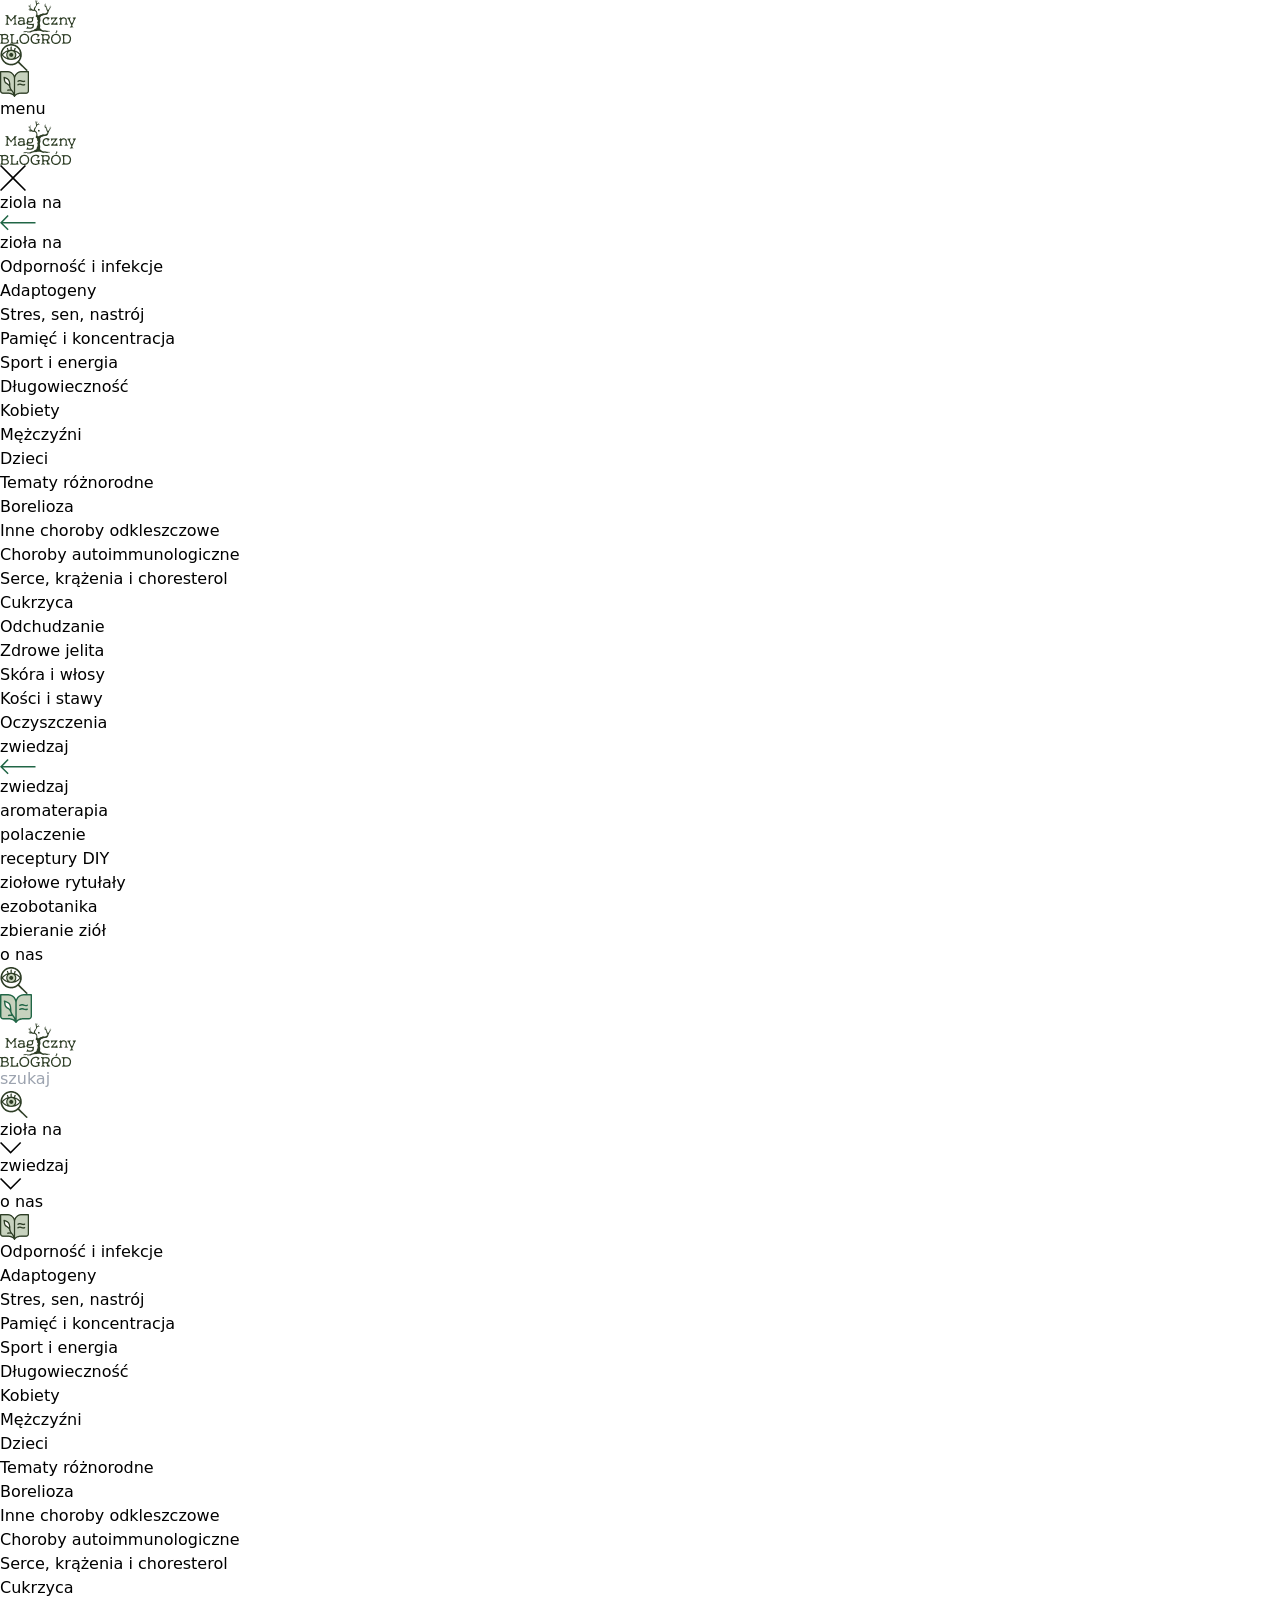
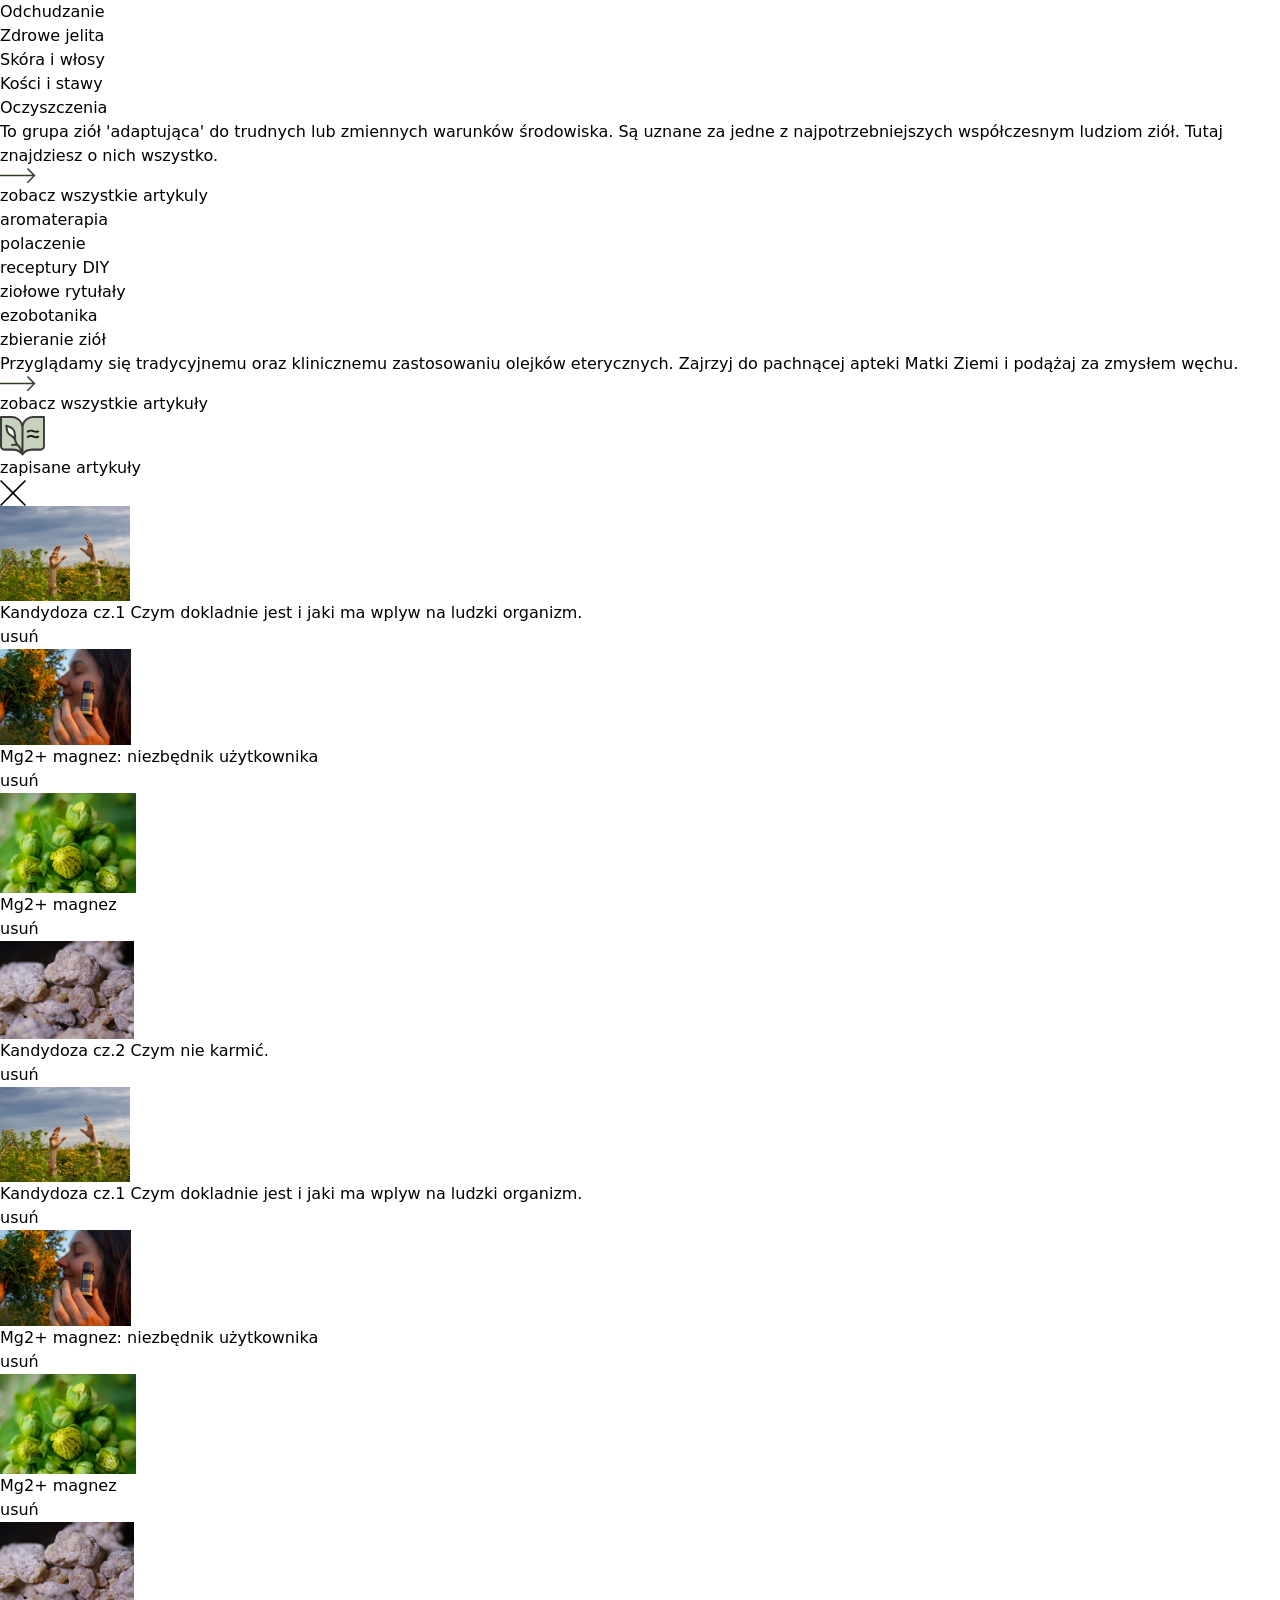
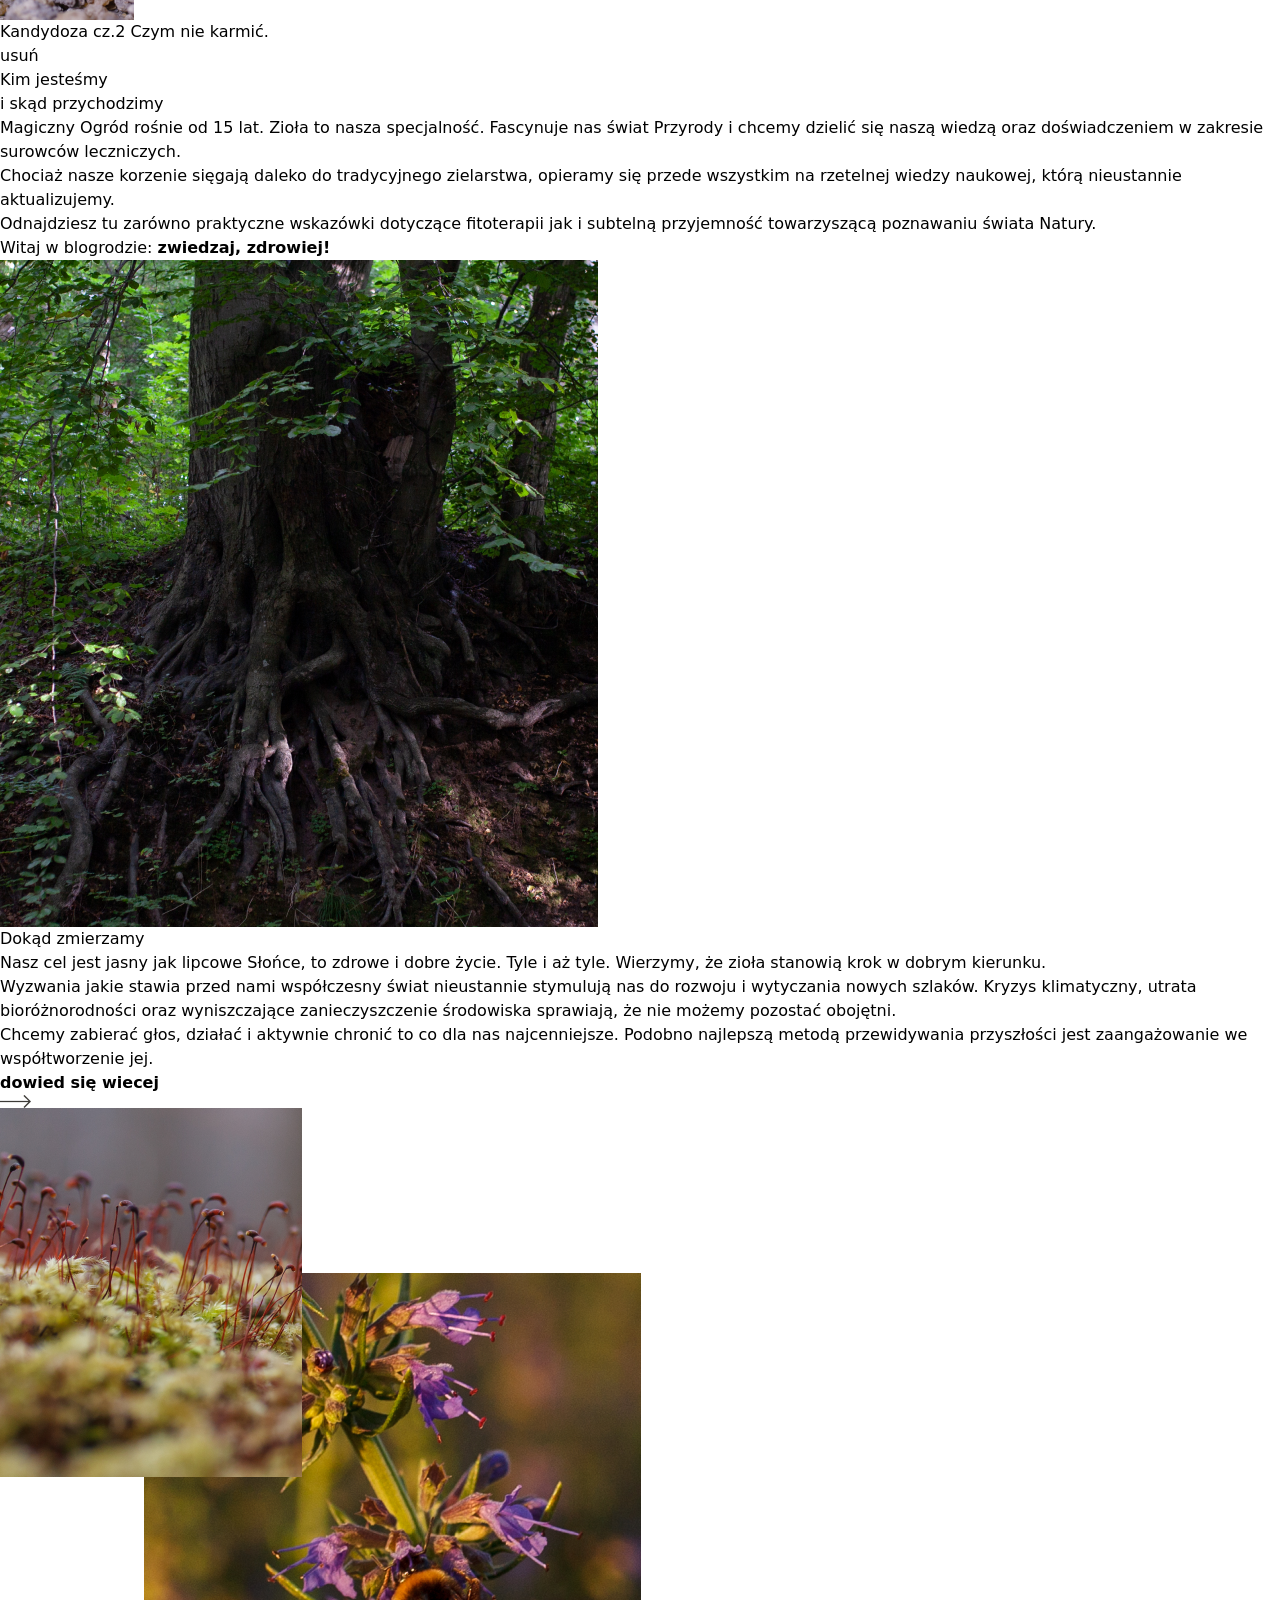
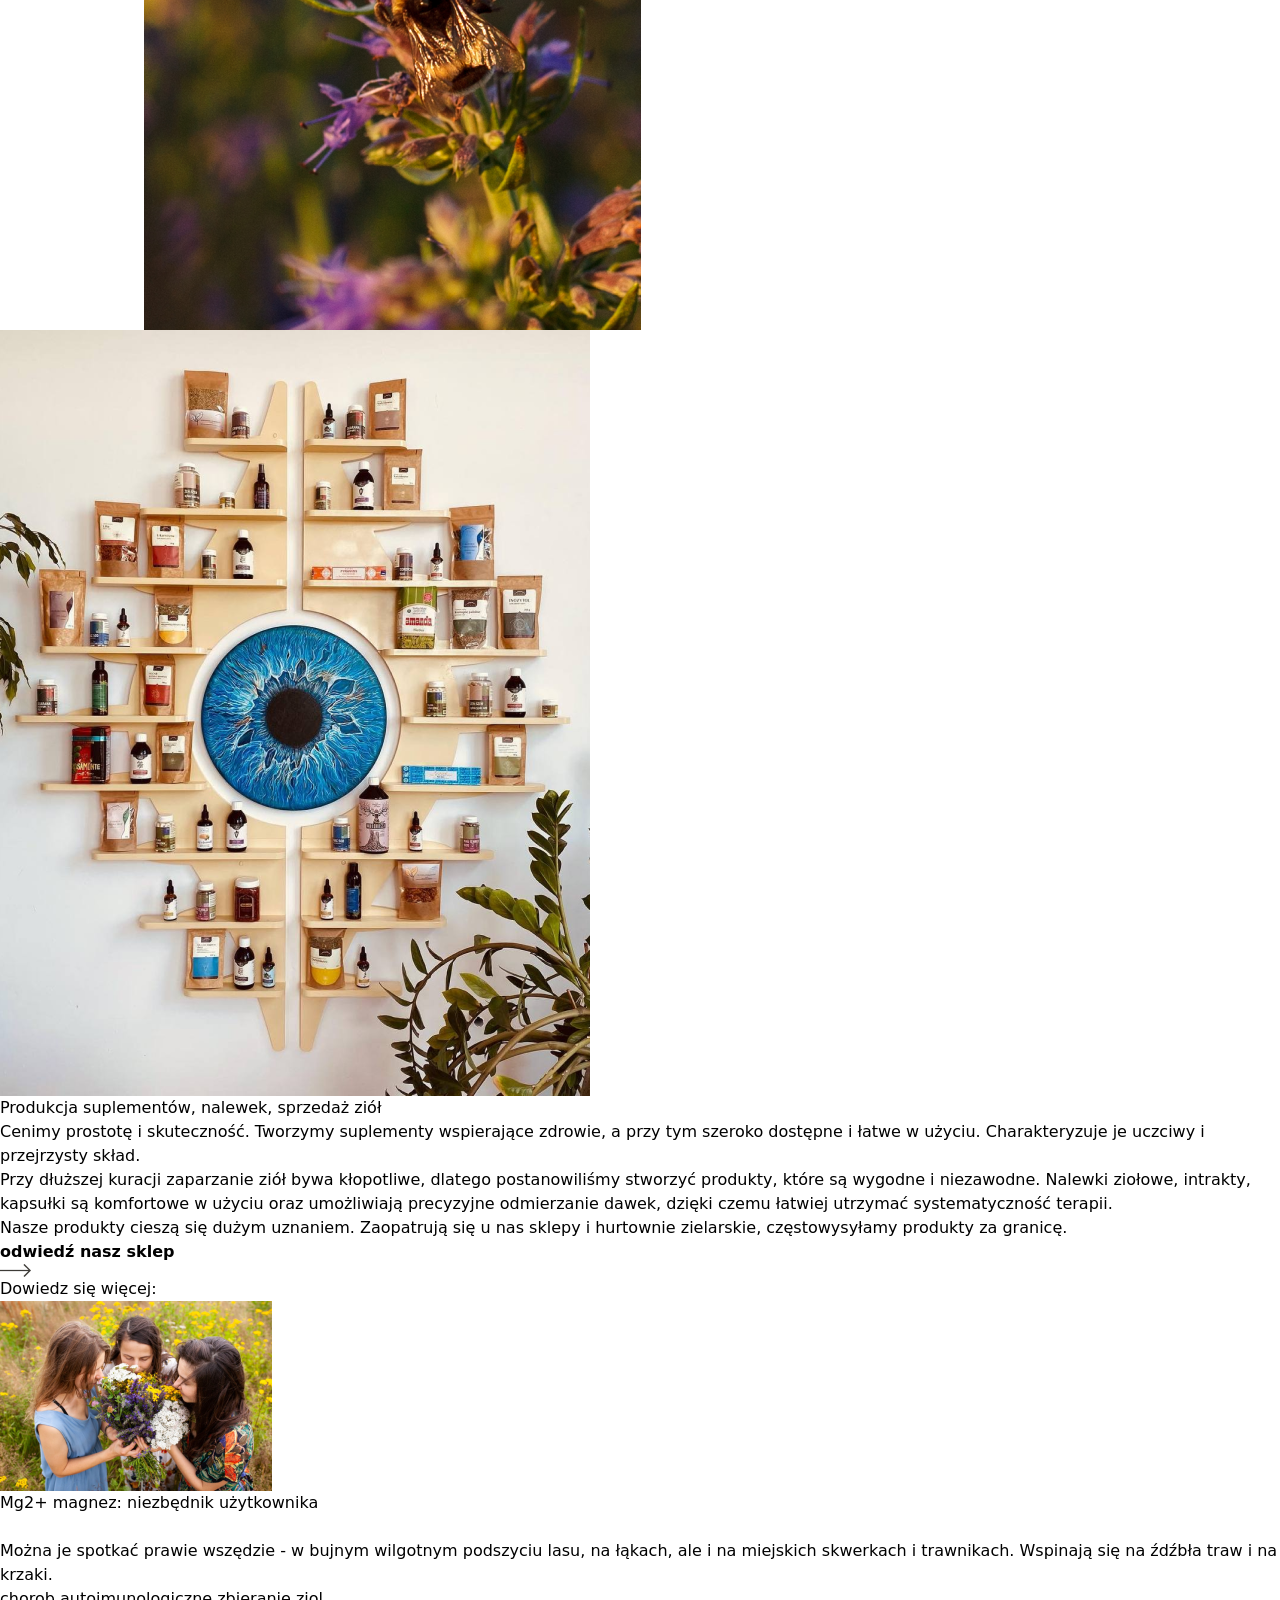
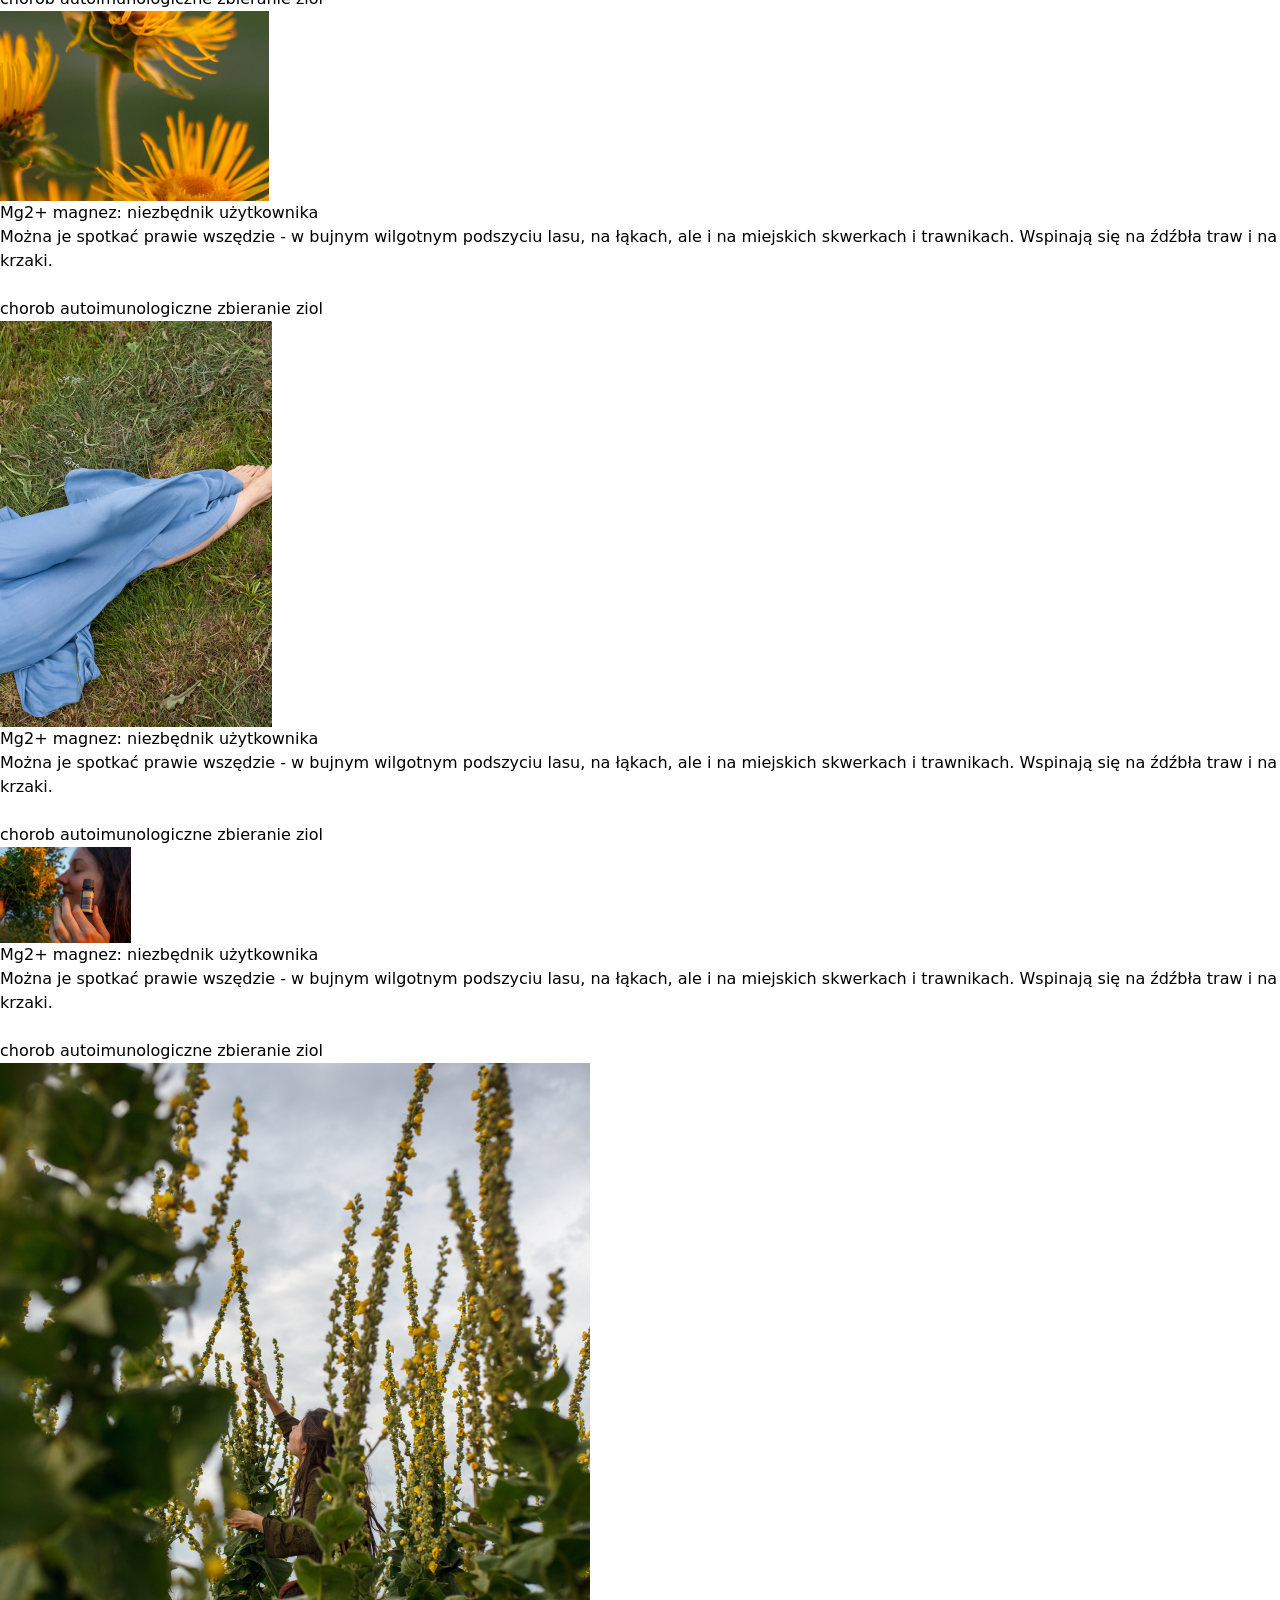
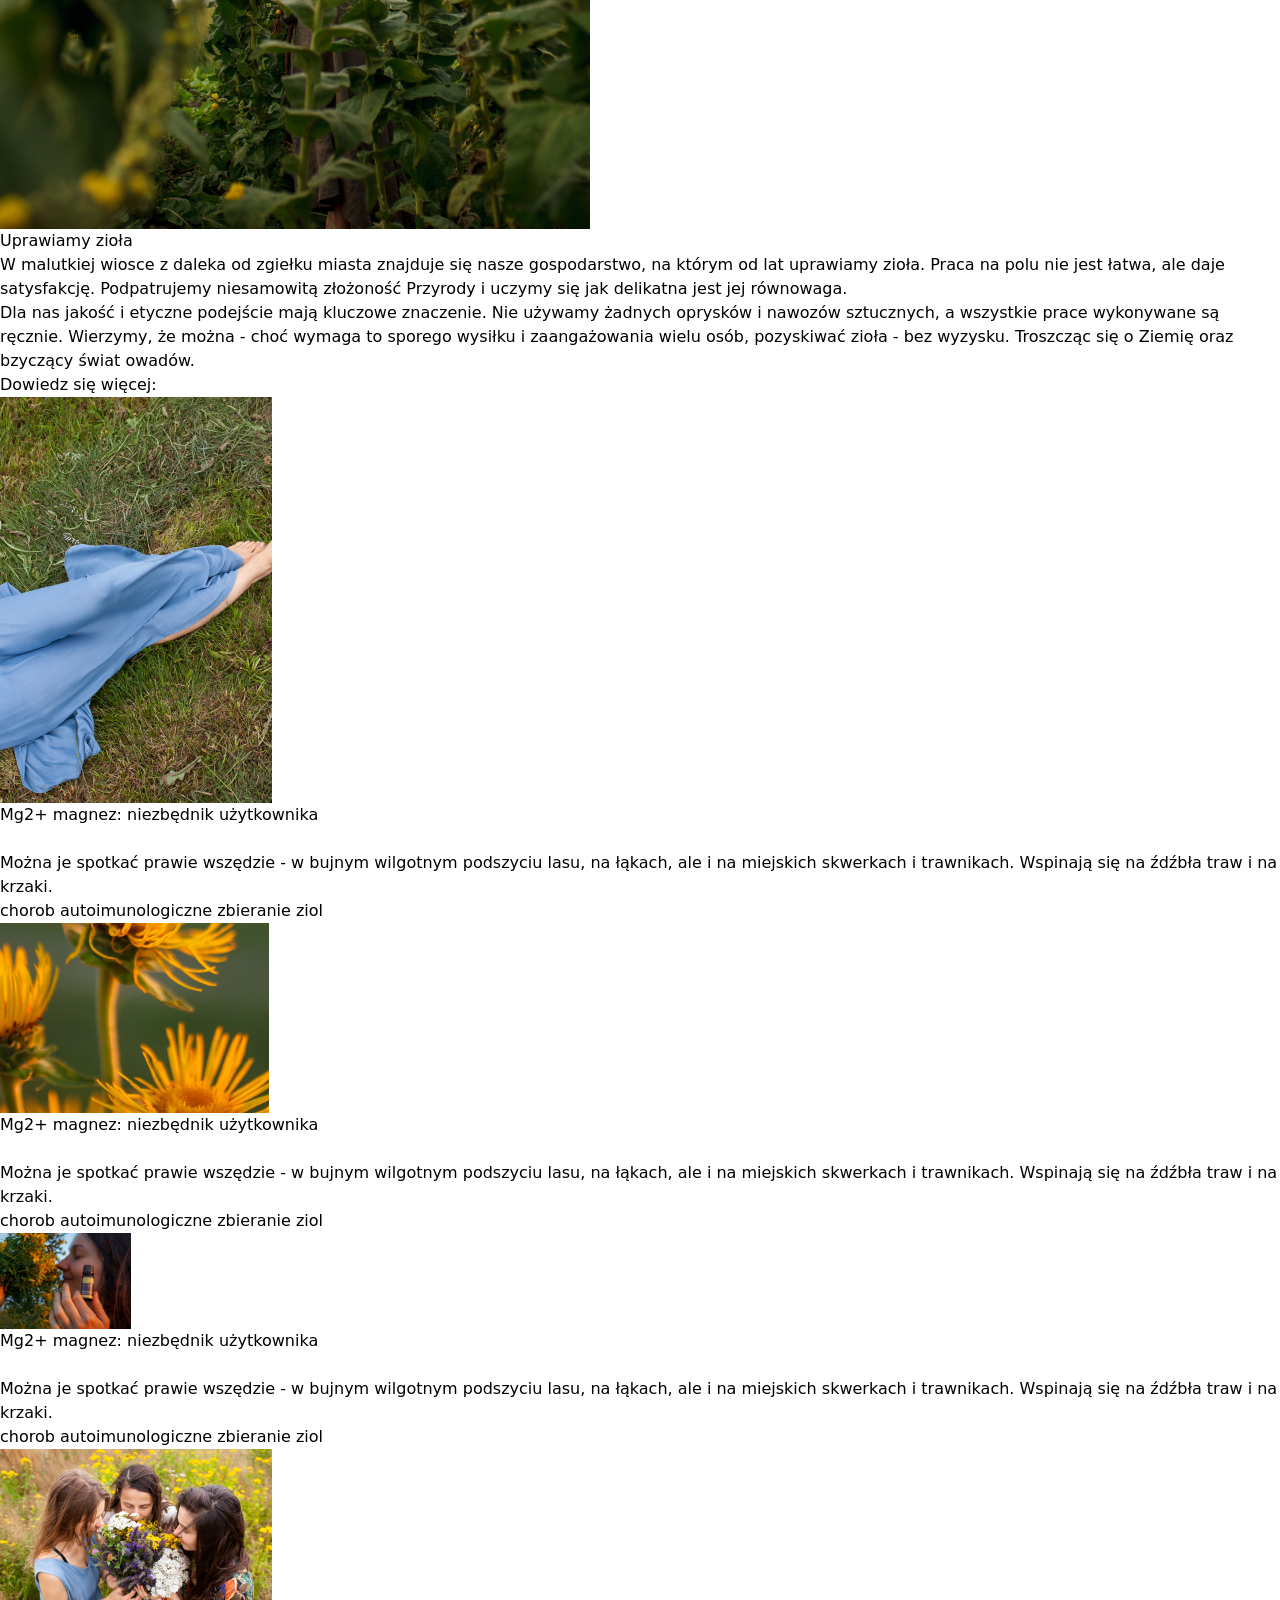
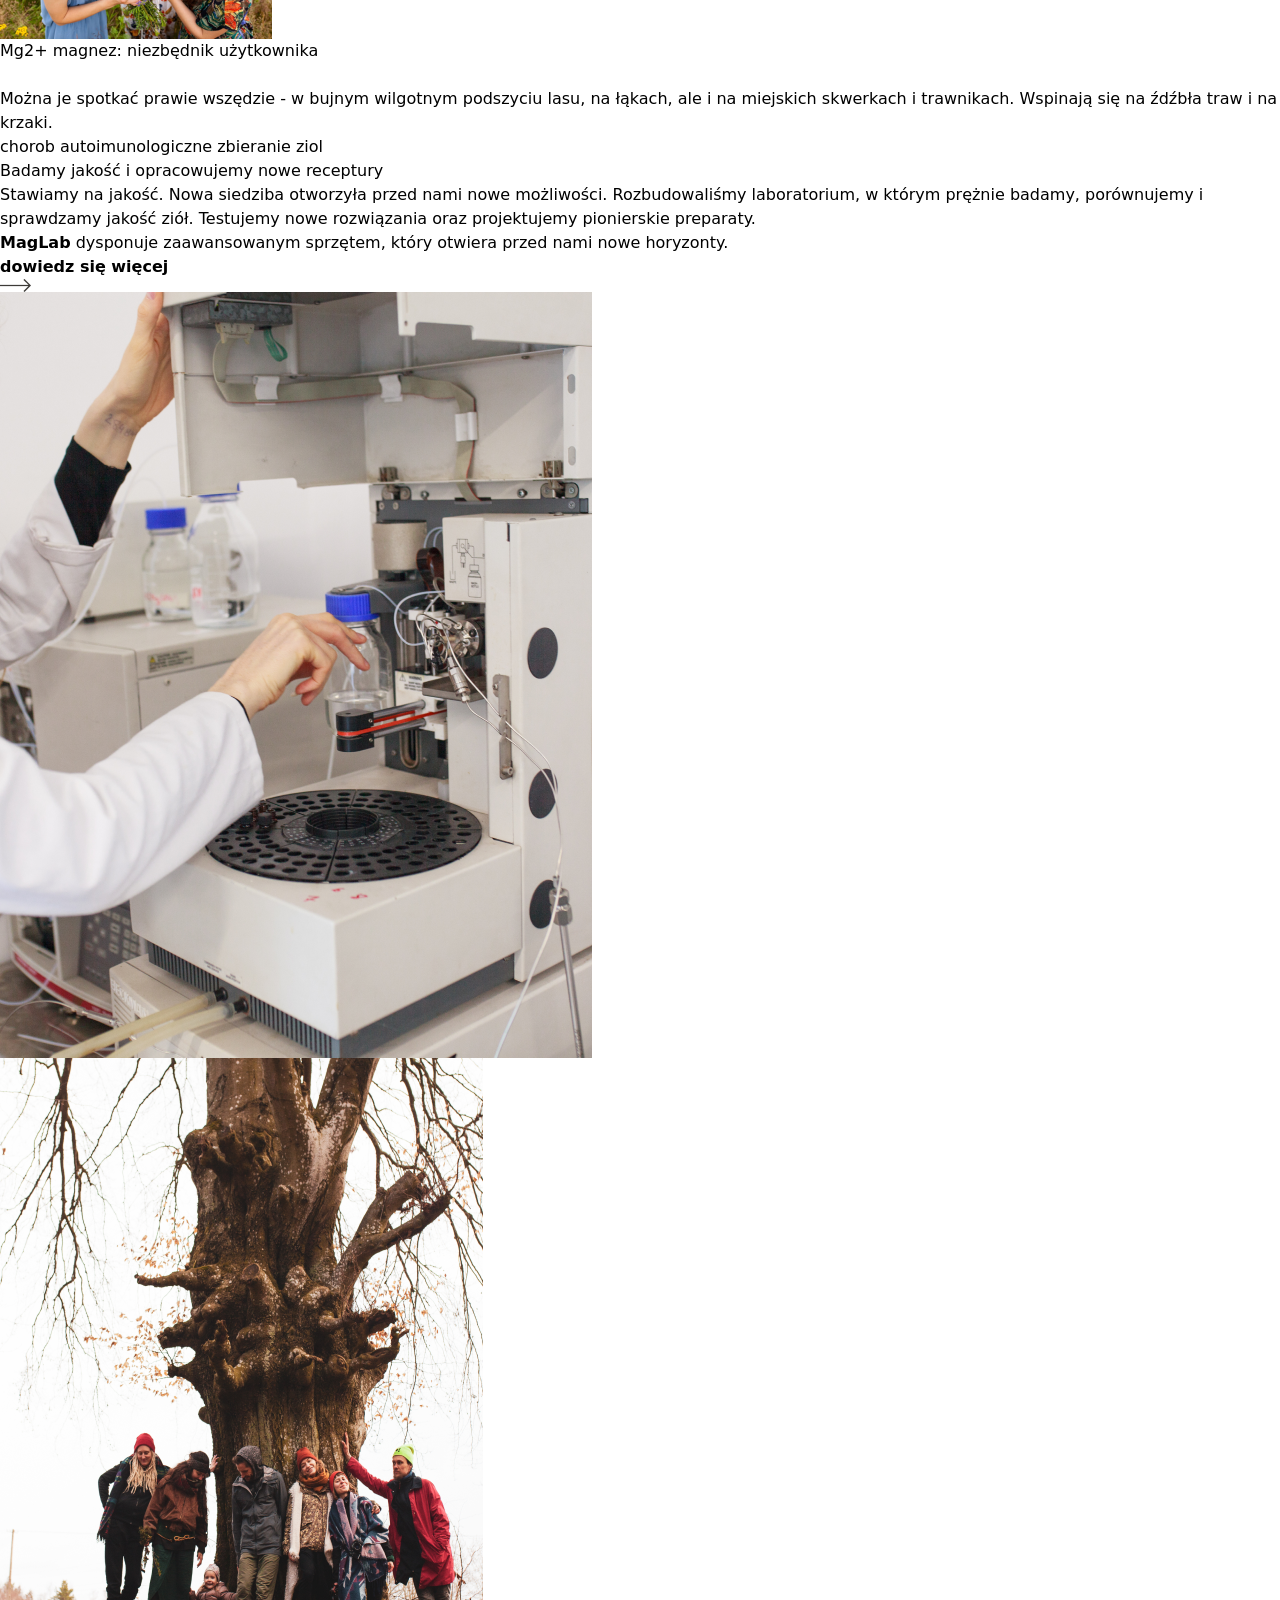
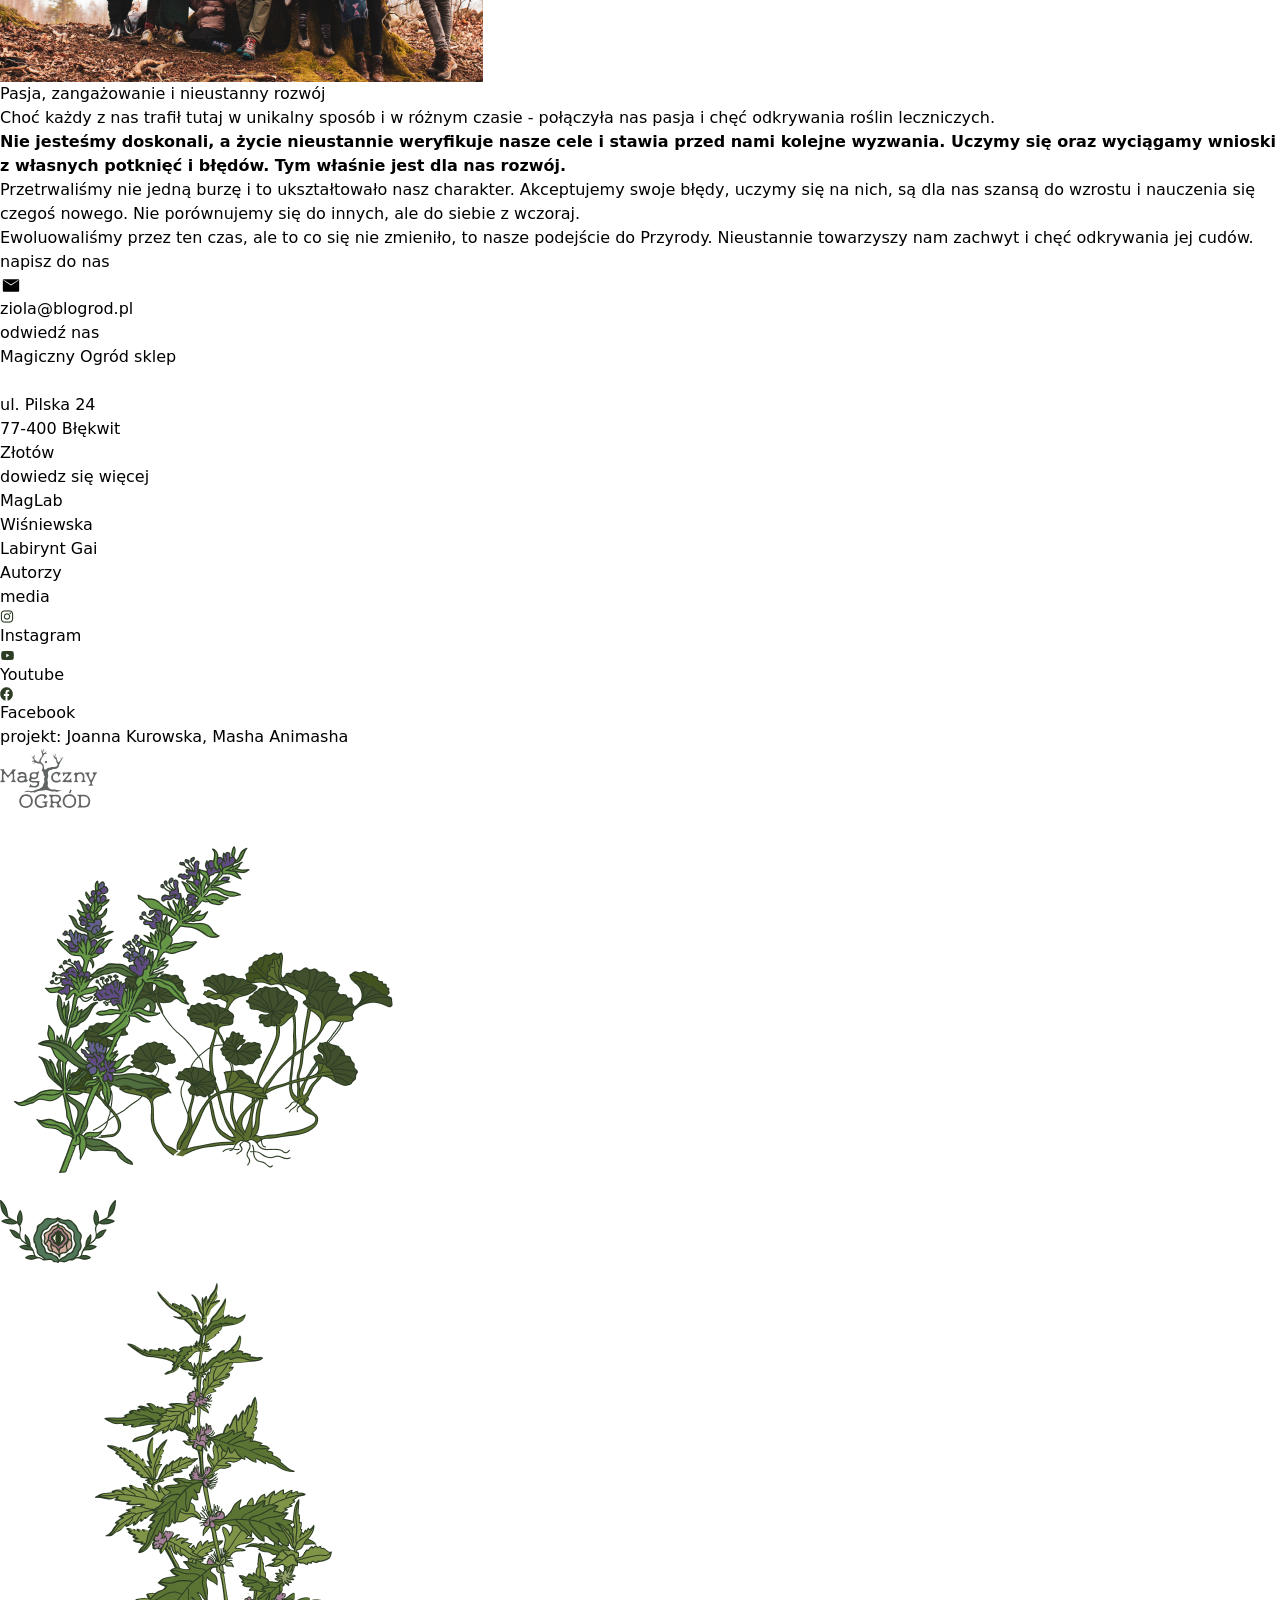
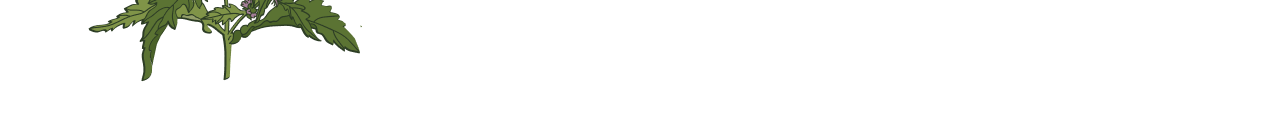
<file: onas.html>
<!DOCTYPE html>
<html class="objectfit object-fit" lang="pl-PL">
<head>
    <meta name="viewport" content="width=device-width, initial-scale=1">
    <meta http-equiv="content-type" content="text/html; charset=UTF-8">
    <title>MAGICZNY BLOGRÓD</title>
    <link rel="stylesheet" type="text/css" href="style.css">
    <script src="js/js.js"></script>
</head>

<body id="page" class="onas">
    <div id="navi-strip" class="">    <!-- PASEK NAWIGACJI -->
        <div id="mobile-menu" class="container">     <!-- MENU MOBILNE do 768px -->
            <a href="index.html"><img src="img/logo_blogrod.png" class="logo" alt="logo" aria-label="logo"></a>
            <div class="mobile-menu-right">
                <div class="menu_searchbar"> <!-- BLOK WYSZUKIWANIE -->
                    <div class="searchbar">
                        <form action="szukaj.html" method="GET" class="search-block">
                            <label>
                                <input type="submit" value="search" class="hidden">
                                <img alt="lupa" src="img/szukaj_new.png" class="szukaj-ico">
                            </label>
                            <input type="text" placeholder="szukaj" class="hidden">
                        </form>
                    </div>
                    <a href="#" class="zapisane-artykuly-button book"><img alt="książka ikona" src="img/ksiazka-wypelniona.png"></a>
                </div> <!-- END BLOK WYSZUKIWANIE -->
                <nav id="mobile-menu-main"  class="main-menu"> <!-- MOBILNE MENU CONTAINER-->
                    <div class="button-border"> <!-- PRZYCICK DO OTWIERANIA MENU MOBILNEGO -->
                        <a href="#" class="menu-item">menu</a> 
                    </div>
                    <div class="sub-menu">
                        <div id="sub-mobile-menu-header"> <!-- NAGLOWEK MOBILE MENU-->
                            <a href="index.html"><img src="img/logo_blogrod.png" class="logo" alt="logo" aria-label="logo"></a>
                            <div id="mobile-menu-close"><img alt="krzyżyk x" src="img/cross-new.svg"></div>
                        </div>
                        <div id="mobile-menu-body">
                            <div class="first-row">
                                <div id="mobile-ziolana" class="ziolana">
                                    <button type="button" class="sub-menu-item">ziola na<span class="style-underline"></span></button>
                                    <div class="mobile-sub-menu-items">
                                        <div class="mobile-menu-back"><img alt="strzłka w lewo" src="img/arrow-left.svg"></div>
                                        <h2  class="sub-menu-title">zioła na</h2>
                                        <ul>
                                            <li class="sub-menu-item"><a href="kategoria.html">Odporność i infekcje</a></li>
                                            <li class="sub-menu-item"><a href="kategoria.html">Adaptogeny</a></li>
                                            <li class="sub-menu-item"><a href="kategoria.html">Stres, sen, nastrój</a></li>
                                            <li class="sub-menu-item"><a href="kategoria.html">Pamięć i koncentracja</a></li>
                                            <li class="sub-menu-item"><a href="kategoria.html">Sport i energia</a></li>
                                            <li class="sub-menu-item"><a href="kategoria.html">Długowieczność</a></li>
                                            <li class="sub-menu-item"><a href="kategoria.html">Kobiety</a></li>
                                            <li class="sub-menu-item"><a href="kategoria.html">Mężczyźni</a></li>
                                            <li class="sub-menu-item"><a href="kategoria.html">Dzieci</a></li>
                                            <li class="sub-menu-item"><a href="kategoria.html">Tematy różnorodne</a></li>
                                            <li class="sub-menu-item"><a href="kategoria.html">Borelioza</a></li>
                                            <li class="sub-menu-item"><a href="kategoria.html">Inne choroby odkleszczowe</a></li>
                                            <li class="sub-menu-item"><a href="kategoria.html">Choroby autoimmunologiczne</a></li>
                                            <li class="sub-menu-item"><a href="kategoria.html">Serce, krążenia i choresterol</a></li>
                                            <li class="sub-menu-item"><a href="kategoria.html">Cukrzyca</a></li>
                                            <li class="sub-menu-item"><a href="kategoria.html">Odchudzanie</a></li>
                                            <li class="sub-menu-item"><a href="kategoria.html">Zdrowe jelita</a></li>
                                            <li class="sub-menu-item"><a href="kategoria.html">Skóra i włosy</a></li>
                                            <li class="sub-menu-item"><a href="kategoria.html">Kości i stawy</a></li>
                                            <li class="sub-menu-item"><a href="kategoria.html">Oczyszczenia</a></li>
                                        </ul>
                                    </div>
                                </div>
                                <div id="mobile-zwiedzaj" class="zwiedzaj">
                                    <button type="button" class="sub-menu-item">zwiedzaj<span class="style-underline"></span></button>
                                    <div class="mobile-sub-menu-items">
                                        <div class="mobile-menu-back"><img alt="strzałka w lewo" src="img/arrow-left.svg"></div>
                                        <h2  class="sub-menu-title">zwiedzaj</h2>
                                        <ul>
                                            <li class="sub-menu-item"><a href="kategoria.html">aromaterapia</a></li>
                                            <li class="sub-menu-item"><a href="kategoria.html">polaczenie</a></li>
                                            <li class="sub-menu-item"><a href="kategoria.html">receptury DIY</a></li>
                                            <li class="sub-menu-item"><a href="kategoria.html">ziołowe rytułały</a></li>
                                            <li class="sub-menu-item"><a href="kategoria.html">ezobotanika</a></li>
                                            <li class="sub-menu-item"><a href="kategoria.html">zbieranie ziół</a></li>
                                        </ul>
                                    </div>
                                </div>
                            </div>
                            <div class="second-row">
                                <div class="onas"><a href="onas.html" >o nas</a><span class="style-underline"></span></div>
                                <img alt="lupa"  src="img/szukaj_new.png" class="szukaj-ico">
                                <a href="#" class="zapisane-artykuly-button book"><img alt="ikona książki" src="img/ksiazka-menu.svg"></a>
                            </div>
                        </div>
                    </div>
                </nav>  <!-- END MOBILNE MENU CONTAINER-->
            </div>
        </div> <!-- END MENU MOBILNE do 768px -->

        <div id="desktop-menu" class="container"> <!-- MENU DESKTOP od 769px -->
            <a href="index.html"><img alt="logo blogród"  src="img/logo_blogrod.png" class="logo"></a>
            <div class="searchbar">
                <form action="szukaj.html" method="GET" class="search-block">
                    <input type="text" placeholder="szukaj">
                    <label>
                        <input type="submit" value="search" class="hidden"><img alt="lupa" src="img/szukaj_new.png">
                    </label>
                </form>
            </div>
            <nav class="main-menu">
                <div id="ziolana" class="menu-cont">
                    <a href="#" class="menu-item rozwijanie">zioła na <img alt="strzałka w dół" src="img/arrow-down.svg" class="menu-arrow"></a>
                </div>
                <div id="zwiedzaj" class="menu-cont">
                    <a href="#" class="menu-item rozwijanie">zwiedzaj <img alt="strzałka w dół" src="img/arrow-down.svg" class="menu-arrow"></a>
                </div>
                <a href="onas.html" class="menu-item">o nas</a>
            </nav>
            <a href="#" class="zapisane-artykuly-button book"><img alt="ikona książki" src="img/ksiazka-wypelniona.png"></a>
           
            <div class="sub-menu ziolana"> <!-- SUB MENU OTWIERANE - ZIOLANA -->
                <div class="three-columns container">
                    <div class="col c-no1"> <!-- KOLUMNA PIERWSZA I DRUGA-->
                        <ul> <!-- BLOK SPIS KATEGORII -->
                            <li class="sub-menu-item"><a href="kategoria.html">Odporność i infekcje</a></li> <!-- ITEM KATEGRIA -->
                            <li class="sub-menu-item"><a href="kategoria.html">Adaptogeny</a></li>
                            <li class="sub-menu-item"><a href="kategoria.html">Stres, sen, nastrój</a></li>
                            <li class="sub-menu-item"><a href="kategoria.html">Pamięć i koncentracja</a></li>
                            <li class="sub-menu-item"><a href="kategoria.html">Sport i energia</a></li>
                            <li class="sub-menu-item"><a href="kategoria.html">Długowieczność</a></li>
                            <li class="sub-menu-item"><a href="kategoria.html">Kobiety</a></li>
                            <li class="sub-menu-item"><a href="kategoria.html">Mężczyźni</a></li>
                            <li class="sub-menu-item"><a href="kategoria.html">Dzieci</a></li>
                            <li class="sub-menu-item"><a href="kategoria.html">Tematy różnorodne</a></li>
                            <li class="sub-menu-item"><a href="kategoria.html">Borelioza</a></li>
                            <li class="sub-menu-item"><a href="kategoria.html">Inne choroby odkleszczowe</a></li>
                            <li class="sub-menu-item"><a href="kategoria.html">Choroby autoimmunologiczne</a></li>
                            <li class="sub-menu-item"><a href="kategoria.html">Serce, krążenia i choresterol</a></li>
                            <li class="sub-menu-item"><a href="kategoria.html">Cukrzyca</a></li>
                            <li class="sub-menu-item"><a href="kategoria.html">Odchudzanie</a></li>
                            <li class="sub-menu-item"><a href="kategoria.html">Zdrowe jelita</a></li>
                            <li class="sub-menu-item"><a href="kategoria.html">Skóra i włosy</a></li>
                            <li class="sub-menu-item"><a href="kategoria.html">Kości i stawy</a></li>
                            <li class="sub-menu-item"><a href="kategoria.html">Oczyszczenia</a></li>
                        </ul><!-- END BLOK SPIS KATEGORII -->
                    </div>
                    <div class="col c-no3"> <!-- KOLUMNA TRZECIA -->
                        <div id="adaptogeny" class="submenu-opis"> <!-- OPIS DO KATEGORII SUB MENU-->
                            <p>To grupa ziół 'adaptująca' do trudnych lub zmiennych warunków środowiska. Są uznane za jedne z najpotrzebniejszych współczesnym ludziom ziół. Tutaj znajdziesz o nich wszystko.</p>
                            <img alt="gałązka" class="patyczkostrzalka" src="img/arrow-new.png">
                        </div> <!-- END OPIS KATEGORII -->
                    </div>
                </div>
                <div class="menu-foter">
                    <a href="kategoria.html">zobacz wszystkie artykuly<span class="style-underline"></span></a>
                </div>
            </div> <!-- END SUB MENU OTWIERANE - ZIOLANA -->
            <div class="sub-menu zwiedzaj">
                <div class="twoo-columns">
                    <div class="col c-no1">
                        <ul>
                            <li class="sub-menu-item"><a href="kategoria.html">aromaterapia</a></li>
                            <li class="sub-menu-item"><a href="kategoria.html">polaczenie</a></li>
                            <li class="sub-menu-item"><a href="kategoria.html">receptury DIY</a></li>
                            <li class="sub-menu-item"><a href="kategoria.html">ziołowe rytułały</a></li>
                            <li class="sub-menu-item"><a href="kategoria.html">ezobotanika</a></li>
                            <li class="sub-menu-item"><a href="kategoria.html">zbieranie ziół</a></li>
                        </ul>
                    </div>
                    <div class="col c-no2">
                        <div id="aromaterapia" class="submenu-opis">
                            <p>Przyglądamy się tradycyjnemu oraz klinicznemu zastosowaniu olejków eterycznych. Zajrzyj do pachnącej apteki Matki Ziemi i podążaj za zmysłem węchu.</p>
                            <img alt="gałązka"  class="patyczkostrzalka" src="img/arrow-new.png">
                        </div>
                    </div>
                </div>
                <div class="menu-foter">
                    <a href="#">zobacz wszystkie artykuły<span class="style-underline"></span></a>
                </div>
            </div>
        </div><!-- END MENU DESKTOP od 769px -->
        
        <div id="zapisane-artykuly-panel"> <!-- ZAPISANE ARTYKULY -->
            <div class="zapisane-header"> 
                <img alt="książka ikona" src="img/ksiazka-wypelnienie-artykul.svg">
                <h3>zapisane artykuły</h3>
                <div class="zapisane-close"><img alt="krzyżyk x" src="img/cross-new.svg"></div>
            </div>  
            <div class="zapisane-body">
                <article class="zapisane-blok body-small">
                    <a href="artykul.html">
                        <img alt="obrazek wyróżniający" src="database/Rectangle 2720.png">
                    </a>
                    <div>
                        <a class="zapisane-opis">
                            <h4>Kandydoza cz.1 Czym dokladnie jest i jaki ma wplyw na ludzki organizm.</h4> 
                        </a>
                        <button type="button" class="usun">usuń<span class="style-underline"></span></button>
                    </div>
                </article>
                <article  class="zapisane-blok body-small">
                    <a href="artykul.html">
                        <img alt="obrazek wyróżniający" src="database/Rectangle 2721.png">
                    </a>
                    <div> 
                        <a class="zapisane-opis">
                            <h4>Mg2+ magnez: niezbędnik użytkownika</h4> 
                        </a>
                        <button type="button" class="usun">usuń<span class="style-underline"></span></button>
                    </div>
                </article>
                <article class="zapisane-blok body-small">
                    <a href="artykul.html">
                        <img alt="obrazek wyróżniający" src="database/Rectangle 2722.png">
                    </a>
                    <div>
                        <a class="zapisane-opis">
                            <h4>Mg2+ magnez</h4> 
                        </a>
                        <button type="button" class="usun">usuń<span class="style-underline"></span></button>
                    </div>
                </article>
                <article class="zapisane-blok body-small">
                    <a href="artykul.html">
                        <img alt="obrazek wyróżniający" src="database/Rectangle 2723.png">
                    </a>
                    <div>
                        <a class="zapisane-opis">
                            <h4>Kandydoza cz.2 Czym nie karmić.</h4> 
                        </a>
                      <button type="button" class="usun">usuń<span class="style-underline"></span></button>
                    </div>
                </article>
                <article class="zapisane-blok body-small">
                    <a href="artykul.html">
                        <img alt="obrazek wyróżniający" src="database/Rectangle 2720.png">
                    </a>
                    <div>
                        <a class="zapisane-opis" href="#">                        
                            <h4>Kandydoza cz.1 Czym dokladnie jest i jaki ma wplyw na ludzki organizm.</h4> 
                        </a>
                        <button type="button" class="usun">usuń<span class="style-underline"></span></button>    
                    </div>
                </article>
                <article  class="zapisane-blok body-small">
                    <a href="artykul.html">
                        <img alt="obrazek wyróżniający" src="database/Rectangle 2721.png">
                    </a>
                    <div>
                        <a class="zapisane-opis">
                            <h4>Mg2+ magnez: niezbędnik użytkownika</h4> 
                        </a>
                        <button type="button" class="usun">usuń<span class="style-underline"></span></button>
                    </div>
                </article>
                <article class="zapisane-blok body-small">
                    <a href="artykul.html">
                        <img alt="obrazek wyróżniający" src="database/Rectangle 2722.png">
                    </a>
                    <div>
                        <a class="zapisane-opis">
                            <h4>Mg2+ magnez</h4> 
                        </a>
                        <button type="button" class="usun">usuń<span class="style-underline"></span></button>
                    </div>
                </article>
                <article class="zapisane-blok body-small">     
                    <a href="artykul.html">
                        <img alt="obrazek wyróżniający" src="database/Rectangle 2723.png">
                    </a>
                    <div>
                        <a class="zapisane-opis">
                            <h4>Kandydoza cz.2 Czym nie karmić.</h4> 
                        </a>
                        <button type="button" class="usun">usuń<span class="style-underline"></span></button>
                    </div>               
                </article>
                <div class="empty-space-margin"></div>    
            </div>
        </div> <!-- end of ZAPISANE ARTYKULY -->
    </div>  <!-- end of PASEK NAWIGACJI -->
    <div class="drkener-back_popup" ></div> <!-- SCIEMNIACZ TŁA -->
    <main>
       
        <section class="txtimg-block ramka_color full-width">
            <div class="txtimg-container container">
                <div class="textblock">
                    <div class="textblock-content">
                        <div class="textblock-item"> 
                            <div class="textblock-header">
                                <h3 class="title">Kim jesteśmy <br>i skąd przychodzimy</h3>
                            </div>
                            <div class="artgrid-zajawka">
                                <p>Magiczny Ogród rośnie od 15 lat. Zioła to nasza specjalność. Fascynuje nas świat Przyrody i chcemy dzielić się naszą wiedzą oraz doświadczeniem w zakresie surowców leczniczych.</p>
                                <p>Chociaż nasze korzenie sięgają daleko do tradycyjnego zielarstwa, opieramy się przede wszystkim na rzetelnej wiedzy naukowej, którą nieustannie aktualizujemy.</p>
                                <p>Odnajdziesz tu zarówno praktyczne wskazówki dotyczące fitoterapii jak i subtelną przyjemność towarzyszącą poznawaniu świata Natury.</p>
                                <p>Witaj w blogrodzie: <b>zwiedzaj, zdrowiej!</b></p>
                            </div>
                        </div>
                    </div>
                </div>
                <div class="imgblock">
                    <img src="database/IMG_8980.png">
                </div>
            </div>
        </section>

<!-- BLOCK TXTIMG tło transparent -->
        <section class="txtimg-block bezbarwne full-width bigtitle">
            <div class="txtimg-container container">
                <div class="textblock">
                    <div class="textblock-content">
                        <div class="textblock-item"> 
                            <div class="textblock-header">
                                <h2 class="title">Dokąd zmierzamy</h2>
                            </div>
                            <div class="artgrid-zajawka">
                                <p>
                                    Nasz cel jest jasny jak lipcowe Słońce, to zdrowe i dobre życie. Tyle i aż tyle. Wierzymy, że zioła stanowią krok w dobrym kierunku.
                                </p>
                                <p>
                                    Wyzwania jakie stawia przed nami współczesny świat nieustannie stymulują nas do rozwoju i wytyczania nowych szlaków. Kryzys klimatyczny, utrata bioróżnorodności oraz wyniszczające zanieczyszczenie środowiska sprawiają, że nie możemy pozostać obojętni.
                                </p> 
                                <p>
                                    Chcemy zabierać głos, działać i aktywnie chronić to co dla nas najcenniejsze. Podobno najlepszą metodą przewidywania przyszłości jest zaangażowanie we współtworzenie jej.
                                </p>                           
                            </div>
                            <div class="czytajdalej">
                                <a href="https://www.magicznyogrod.pl/" target="_blank"><b>dowied się wiecej</b><img src="img/strzalka-ciemna.png" class="ruchoma_strzlka"></a>
                            </div>
                        </div>
                    </div>
                </div>
                <div class="imgblock">
                    <img src="database/Group46171.png">
                </div>
            </div>
        </section>
<!-- end of BLOCK TXTIMG -->

<!-- BLOCK TXTIMG -->
        <section class="txtimg-block ramka_color full-width">
            <div class="txtimg-container container">
                <div class="imgblock">
                    <img src="database/Rectangle306.png">
                </div>
                <div class="textblock">
                    <div class="textblock-content rightsite">
                        <div class="textblock-item"> 
                            <div class="textblock-header">
                                <h3 class="title">Produkcja suplementów, nalewek, sprzedaż ziół</h3>
                            </div>
                            <div class="artgrid-zajawka">
                                <p>Cenimy prostotę i skuteczność. Tworzymy suplementy wspierające zdrowie, a przy tym szeroko dostępne i łatwe w użyciu. Charakteryzuje je uczciwy i przejrzysty skład.</p>
                                <p>Przy dłuższej kuracji zaparzanie ziół bywa kłopotliwe, dlatego postanowiliśmy stworzyć produkty, które są wygodne i niezawodne. Nalewki ziołowe, intrakty, kapsułki są komfortowe w użyciu oraz umożliwiają precyzyjne odmierzanie dawek, dzięki czemu łatwiej utrzymać systematyczność terapii.</p>
                                <p>Nasze produkty cieszą się dużym uznaniem. Zaopatrują się u nas sklepy i hurtownie zielarskie, częstowysyłamy produkty za granicę.</p>  
                            </div>
                            <div class="czytajdalej">
                                    <a href="https://www.magicznyogrod.pl/" target="_blank"><b>odwiedź nasz sklep</b><img src="img/strzalka-ciemna.png" class="ruchoma_strzlka"></a>
                            </div>
                        </div>
                    </div>
                </div>
            </div>
        </section>
<!-- end of BLOCK TXTIMG -->

<!-- DOWIEDZ SIE WIECEJ -->
        <section class="artykuly-proponowane">
            <div class="zobacz_wiecej">
                <div class="zobacz_wiecej_header">
                    <h3>Dowiedz się więcej: </h3>
                </div>
            </div>
            <div class="artgrid">
                <div id="artgrid-container_id" class="artgrid-container">
                    <article class="artgrid-item grid-item vertical">
                            <a href="artykul.html"> 
                                <div class="artgrid-img_cont">
                                    <img src="database/zdjecie1.png">
                                </div>
                                <div class="artgrid-header">
                                    <h4 class="artgrid-title">Mg2+  magnez: niezbędnik użytkownika</h4>
                                    <button class="artgrid-ksiazka zapisz_artykul" data-zapiszart-link="artykul.html"></button>
                                </div>
                                <div class="artgrid-zajawka">
                                    <p>Można je spotkać prawie wszędzie  - w bujnym wilgotnym podszyciu lasu, na łąkach, ale i na miejskich skwerkach i trawnikach. Wspinają się na źdźbła traw i na krzaki.</p>
                                </div>
                            </a>
                            <div class="artgrid-tagi">
                                <a href="kategoria.html" class="tag-item">chorob autoimunologiczne</a>
                                <a href="kategoria.html" class="tag-item">zbieranie ziol</a>
                            </div>
                    </article>
                    <article class="artgrid-item grid-item vertical">
                    
                            <a href="artykul.html"> 
                                <div class="artgrid-img_cont">
                                    <img src="database/zdjecie2.png">
                                </div>
                                <div class="artgrid-header">
                                    <h4 class="artgrid-title">Mg2+  magnez: niezbędnik użytkownika</h4>
                                </div>
                                <div class="artgrid-zajawka">
                                    <p>Można je spotkać prawie wszędzie  - w bujnym wilgotnym podszyciu lasu, na łąkach, ale i na miejskich skwerkach i trawnikach. Wspinają się na źdźbła traw i na krzaki.</p>
                                </div>
                            </a>
                            <button class="artgrid-ksiazka"></button>
                            <div class="artgrid-tagi">
                                <a href="kategoria.html" class="tag-item">chorob autoimunologiczne</a>
                                <a href="kategoria.html" class="tag-item">zbieranie ziol</a>
                            </div>
                    </article>
                    <article class="artgrid-item grid-item horizontal">
                    
                            <a href="artykul.html"> 
                                <div class="artgrid-img_cont">
                                    <img src="database/zdjecie3.png">
                                </div>
                                <div class="artgrid-header">
                                    <h4 class="artgrid-title">Mg2+  magnez: niezbędnik użytkownika</h4>
                                </div>
                                <div class="artgrid-zajawka">
                                    <p>Można je spotkać prawie wszędzie  - w bujnym wilgotnym podszyciu lasu, na łąkach, ale i na miejskich skwerkach i trawnikach. Wspinają się na źdźbła traw i na krzaki.</p>
                                </div>
                            </a>
                            <button class="artgrid-ksiazka"></button>
                            <div class="artgrid-tagi">
                                <a href="kategoria.html" class="tag-item">chorob autoimunologiczne</a>
                                <a href="kategoria.html" class="tag-item">zbieranie ziol</a>
                            </div>
                    </article>
                    <article class="artgrid-item grid-item horizontal">
                    
                            <a href="artykul.html"> 
                                <div class="artgrid-img_cont">
                                    <img src="database/zdjecie4.png">
                                </div>
                                <div class="artgrid-header">
                                    <h4 class="artgrid-title">Mg2+  magnez: niezbędnik użytkownika</h4>
                                </div>
                                <div class="artgrid-zajawka">
                                    <p>Można je spotkać prawie wszędzie  - w bujnym wilgotnym podszyciu lasu, na łąkach, ale i na miejskich skwerkach i trawnikach. Wspinają się na źdźbła traw i na krzaki.</p>
                                </div>
                            </a>
                            <button class="artgrid-ksiazka"></button>
                            <div class="artgrid-tagi">
                                <a href="kategoria.html" class="tag-item">chorob autoimunologiczne</a>
                                <a href="kategoria.html" class="tag-item">zbieranie ziol</a>
                            </div>
                    </article>
                </div>  
            </div>
        </section>
<!-- End of DOWIEDZ SIE WIECEJ -->

<!-- BLOCK TXTIMG -->
        <section class="txtimg-block ramka_color full-width">
            <div class="txtimg-container container">
                <div class="imgblock">
                    <img src="database/Rectangle3060.png">
                </div>
                <div class="textblock">
                    <div class="textblock-content rightsite">
                        <div class="textblock-item"> 
                            <div class="textblock-header">
                                <h3 class="title">Uprawiamy zioła</h3>
                            </div>
                            <div class="artgrid-zajawka">
                                <p>
                                    W malutkiej wiosce z daleka od zgiełku miasta znajduje się nasze gospodarstwo, na którym od lat uprawiamy zioła. Praca na polu nie jest łatwa, ale daje satysfakcję. Podpatrujemy niesamowitą złożoność Przyrody i uczymy się jak delikatna jest jej równowaga.
                                </p>
                                <p>
                                    Dla nas jakość i etyczne podejście mają kluczowe znaczenie. Nie używamy żadnych oprysków i nawozów sztucznych, a wszystkie prace wykonywane są ręcznie. Wierzymy, że można - choć wymaga to sporego wysiłku i zaangażowania wielu osób, pozyskiwać zioła - bez wyzysku. Troszcząc się o Ziemię oraz bzyczący świat owadów.                            
                                </p>
                            </div>
                        </div>
                    </div>
                </div>
            </div>
        </section>
<!-- end of BLOCK TXTIMG -->


<!-- DOWIEDZ SIE WIECEJ -->
        <section class="artykuly-proponowane">
            <div class="zobacz_wiecej">
                <div class="zobacz_wiecej_header">
                    <h3>Dowiedz się więcej: </h3>
                </div>
            </div>
            <div class="artgrid">
                <div id="artgrid-container_id" class="artgrid-container">
                    
                    <article class="artgrid-item grid-item horizontal">
                            <a href="artykul.html"> 
                                <div class="artgrid-img_cont">
                                    <img src="database/zdjecie3.png">
                                </div>
                                <div class="artgrid-header">
                                    <h4 class="artgrid-title">Mg2+  magnez: niezbędnik użytkownika</h4>
                                    <button class="artgrid-ksiazka"></button>
                                </div>
                                <div class="artgrid-zajawka">
                                    <p>Można je spotkać prawie wszędzie  - w bujnym wilgotnym podszyciu lasu, na łąkach, ale i na miejskich skwerkach i trawnikach. Wspinają się na źdźbła traw i na krzaki.</p>
                                </div>
                            </a>
                            <div class="artgrid-tagi">
                                <a href="kategoria.html" class="tag-item">chorob autoimunologiczne</a>
                                <a href="kategoria.html" class="tag-item">zbieranie ziol</a>
                            </div>
                    </article>
                    <article class="artgrid-item grid-item vertical">
                            <a href="artykul.html"> 
                                <div class="artgrid-img_cont">
                                    <img src="database/zdjecie2.png">
                                </div>
                                <div class="artgrid-header">
                                    <h4 class="artgrid-title">Mg2+  magnez: niezbędnik użytkownika</h4>
                                    <button class="artgrid-ksiazka"></button>
                                </div>
                                <div class="artgrid-zajawka">
                                    <p>Można je spotkać prawie wszędzie  - w bujnym wilgotnym podszyciu lasu, na łąkach, ale i na miejskich skwerkach i trawnikach. Wspinają się na źdźbła traw i na krzaki.</p>
                                </div>
                            </a>
                            <div class="artgrid-tagi">
                                <a href="kategoria.html" class="tag-item">chorob autoimunologiczne</a>
                                <a href="kategoria.html" class="tag-item">zbieranie ziol</a>
                            </div>
                    </article>
                    <article class="artgrid-item grid-item horizontal">
                            <a href="artykul.html"> 
                                <div class="artgrid-img_cont">
                                    <img src="database/zdjecie4.png">
                                </div>
                                <div class="artgrid-header">
                                    <h4 class="artgrid-title">Mg2+  magnez: niezbędnik użytkownika</h4>
                                    <button class="artgrid-ksiazka"></button>
                                </div>
                                <div class="artgrid-zajawka">
                                    <p>Można je spotkać prawie wszędzie  - w bujnym wilgotnym podszyciu lasu, na łąkach, ale i na miejskich skwerkach i trawnikach. Wspinają się na źdźbła traw i na krzaki.</p>
                                </div>
                            </a>
                            <div class="artgrid-tagi">
                                <a href="kategoria.html" class="tag-item">chorob autoimunologiczne</a>
                                <a href="kategoria.html" class="tag-item">zbieranie ziol</a>
                            </div>
                    </article>
                    <article class="artgrid-item grid-item vertical">
                        <a href="artykul.html"> 
                            <div class="artgrid-img_cont">
                                <img src="database/zdjecie1.png">
                            </div>
                            <div class="artgrid-header">
                                <h4 class="artgrid-title">Mg2+  magnez: niezbędnik użytkownika</h4>
                                <button class="artgrid-ksiazka zapisz_artykul" data-zapiszart-link="artykul.html"></button>
                            </div>
                            <div class="artgrid-zajawka">
                                <p>Można je spotkać prawie wszędzie  - w bujnym wilgotnym podszyciu lasu, na łąkach, ale i na miejskich skwerkach i trawnikach. Wspinają się na źdźbła traw i na krzaki.</p>
                            </div>
                        </a>
                        <div class="artgrid-tagi">
                            <a href="kategoria.html" class="tag-item">chorob autoimunologiczne</a>
                            <a href="kategoria.html" class="tag-item">zbieranie ziol</a>
                        </div>
                    </article>
                </div>  
            </div>
        </section>
<!-- End of DOWIEDZ SIE WIECEJ -->
<!-- BLOCK TXTIMG -->
        <section class="txtimg-block ramka_color full-width">
            <div class="txtimg-container container">
                <div class="textblock">
                    <div class="textblock-content">
                        <div class="textblock-item"> 
                            <div class="textblock-header">
                                <h3 class="title">Badamy jakość i opracowujemy nowe receptury</h3>
                            </div>
                            <div class="artgrid-zajawka">
                                <p>Stawiamy na jakość. Nowa siedziba otworzyła przed nami nowe możliwości. Rozbudowaliśmy laboratorium, w którym prężnie badamy, porównujemy i sprawdzamy jakość ziół. Testujemy nowe rozwiązania oraz projektujemy pionierskie preparaty. 
                                </p>
                                <p><strong>MagLab</strong> dysponuje zaawansowanym sprzętem, który otwiera przed nami nowe horyzonty.  
                                </p>  
                            </div>
                            <div class="czytajdalej">
                                    <a href="https://www.magicznyogrod.pl/" target="_blank"><b>dowiedz się więcej</b><img src="img/strzalka-ciemna.png" class="ruchoma_strzlka"></a>
                            </div>
                        </div>
                    </div>
                </div>
                <div class="imgblock">
                    <img src="database/Rectangle3061.png">
                </div>
            </div>
        </section>
<!-- end of BLOCK TXTIMG -->
        <section class="txtimg-block bezbarwne full-width bigtitle">
            <div class="txtimg-container container">
                <div class="imgblock">
                    <img src="database/Domek-722.png" title="załogo magicznego ogrodu" alt="grupa ludzi przy starym drzewie">
                </div>
                <div class="textblock">
                    <div class="textblock-content">
                        <div class="textblock-item"> 
                            <div class="textblock-header">
                                <h3 class="title">Pasja, zangażowanie i&nbsp;nieustanny rozwój</h3>
                            </div>
                            <div class="artgrid-zajawka">
                                <p>
                                    Choć każdy z nas trafił tutaj w unikalny sposób i w różnym czasie - połączyła nas pasja i chęć
                                    odkrywania roślin leczniczych.
                                </p>
                                <p>
                                    <b>Nie jesteśmy doskonali, a życie nieustannie weryfikuje nasze cele i stawia przed nami kolejne
                                    wyzwania. Uczymy się oraz wyciągamy wnioski z własnych potknięć i błędów. Tym właśnie jest dla nas rozwój.</b>
                                </p> 
                                <p>
                                    Przetrwaliśmy nie jedną burzę i to ukształtowało nasz charakter. Akceptujemy swoje błędy, uczymy
                                    się na nich, są dla nas szansą do wzrostu i nauczenia się czegoś nowego. Nie porównujemy się do
                                    innych, ale do siebie z wczoraj.
                                </p>
                                <p>
                                    Ewoluowaliśmy przez ten czas, ale to co się nie zmieniło, to nasze podejście do Przyrody.
                                    Nieustannie towarzyszy nam zachwyt i chęć odkrywania jej cudów.
                                </p>
                            </div>
                        </div>
                    </div>
                </div>
            </div>
        </section> 

    </main>
    <footer class="footer">
        <div class="container">
            <div class="four-columns footer_innerwidth">
                <div class="col napiszdonas">
                    <h5>napisz do nas</h5>
                    <p class="flex-group"><svg width="22" height="23" viewBox="0 0 22 23" fill="none" xmlns="http://www.w3.org/2000/svg">
                        <path d="M4.12656 17.8485C3.7599 17.8485 3.45043 17.7224 3.19816 17.4701C2.94626 17.2182 2.82031 16.9165 2.82031 16.5648V6.43604C2.82031 6.08441 2.94626 5.78264 3.19816 5.53074C3.45043 5.27848 3.7599 5.15234 4.12656 5.15234H17.8766C18.2432 5.15234 18.5527 5.27848 18.805 5.53074C19.0569 5.78264 19.1828 6.08441 19.1828 6.43604V16.5648C19.1828 16.9165 19.0569 17.2182 18.805 17.4701C18.5527 17.7224 18.2432 17.8485 17.8766 17.8485H4.12656ZM11.0016 11.4086L18.4497 6.48169L18.1516 5.88604L11.0016 10.561L3.85156 5.88604L3.55346 6.48169L11.0016 11.4086Z" fill="black"/>
                        </svg>
                        <a href="mailto:ziola@blogrod.pl">ziola@blogrod.pl</a></p>
                </div>
                <div class="col odwiedznas">
                    <h5>odwiedź nas</h5>
                    <p class="underline-container"><a href="https://www.magicznyogrod.pl/" target="_blank" class="">Magiczny&nbsp;Ogród&nbsp;sklep<span class="style-underline"></span></a></p>
                    <p>&nbsp;</p>
                    <p>ul. Pilska 24</p>
                    <p>77-400 Błękwit</p>
                    <p>Złotów</p>
                </div> 
                <div class="col dowiedzsie">
                    <h5>dowiedz się więcej</h5>
                    <p><a href="#" target="_blank">MagLab</a></p>
                    <p><a href="#" target="_blank">Wiśniewska</a></p>
                    <p><a href="#" target="_blank">Labirynt Gai</a></p>
                    <p><a href="#" target="_blank">Autorzy</a></p>
                </div>
                <div class="col media">
                    <h5>media</h5>
                    <p class="flex-group"><img src="img/instagram.png"><a href="#" target="_blank">Instagram</a></p>
                    <p class="flex-group"><img src="img/Youtube.png"><a href="#" target="_blank">Youtube</a></p>
                    <p class="flex-group"><img src="img/facebook.png"><a href="#" target="_blank">Facebook</a></p>
                </div>
            </div>    
            <div class="projektautors footer_innerwidth">
                <p>projekt: Joanna Kurowska, Masha Animasha</p>
            </div>
            <div class="logotypy footer_innerwidth">
                <a href="#" ><img alt="logo Magiczny Ogród" src="img/logo-magicznyogorod.svg"></a>
            </div>
        </div>
        <div class="ziolawtle">
                <img src="img/footer_ziele.png" class="ziololeft">
                <img src="img/Footercenter.png" class="center">
                <img src="img/KARBIENIEC.png" class="zioloright">
        </div>
        <!-- <div class="empty-space-margin"></div> -->
    </footer>
</body>
</html>
</file>
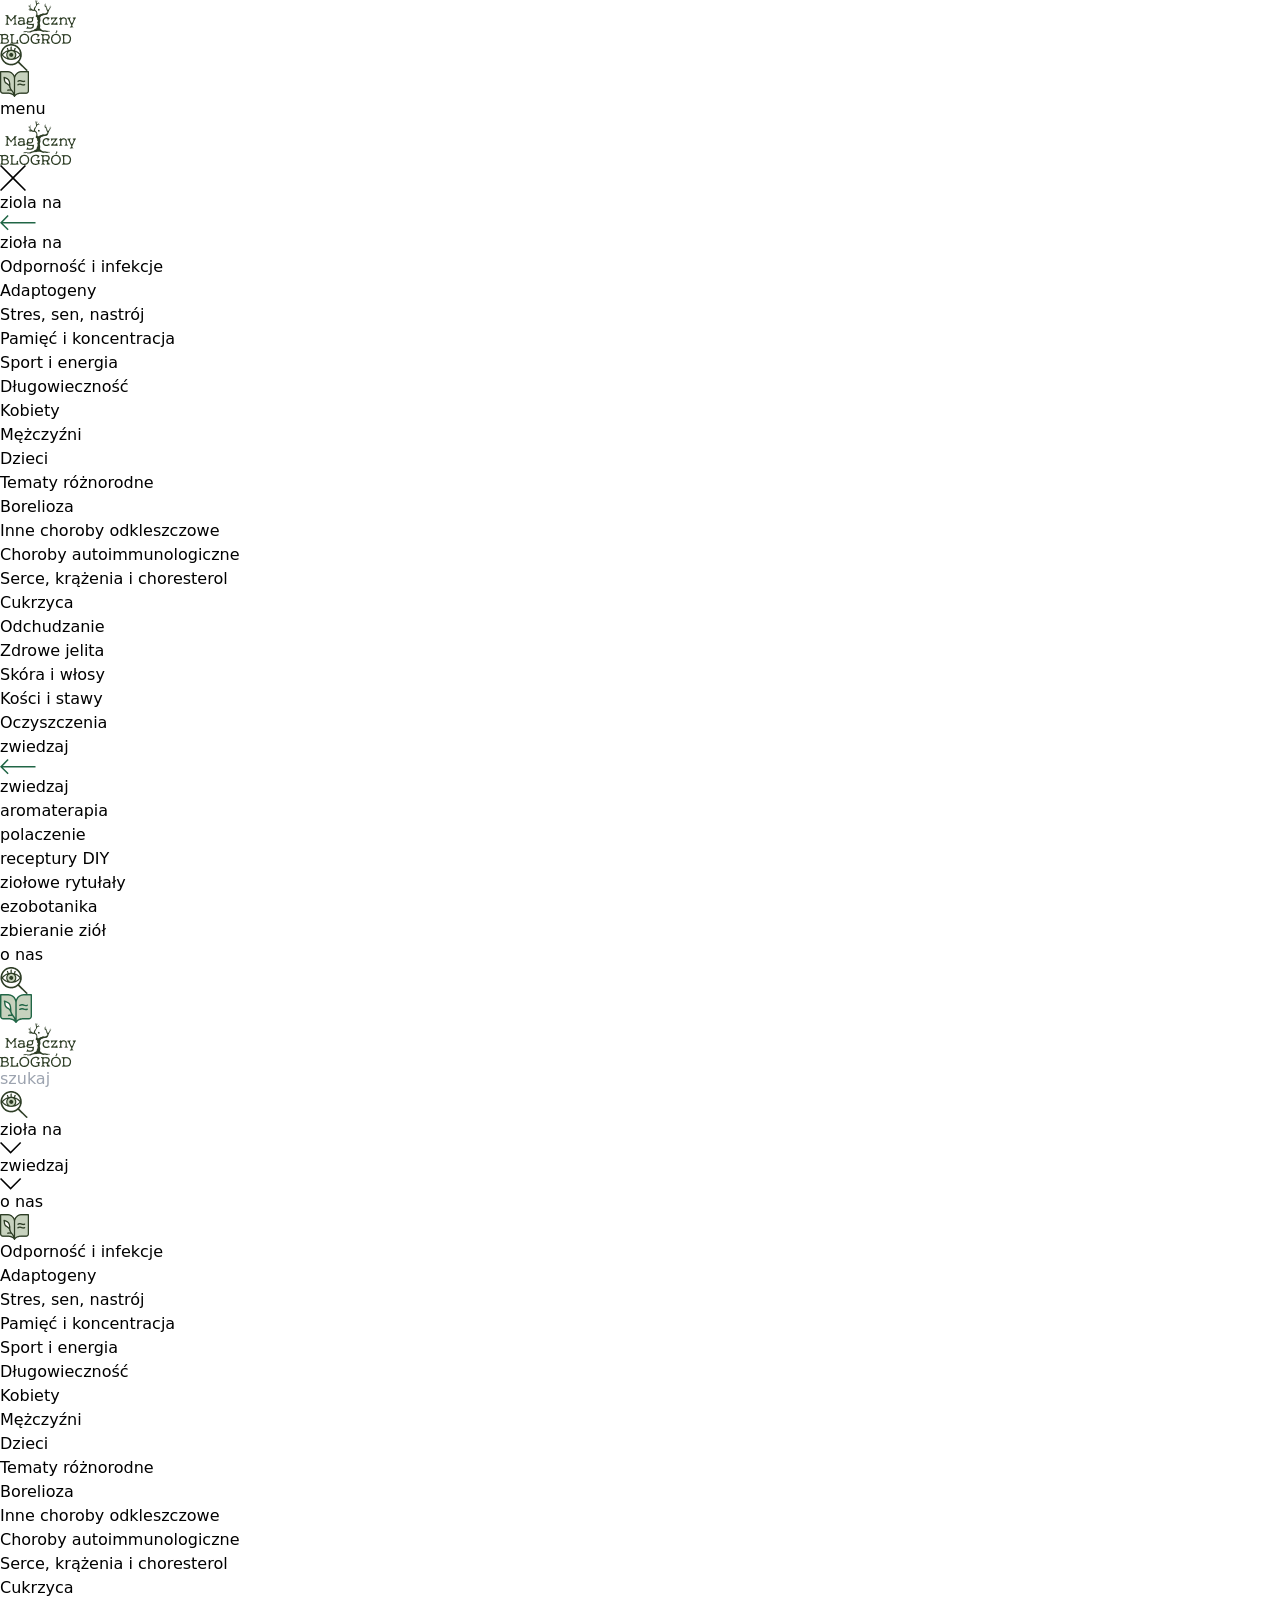
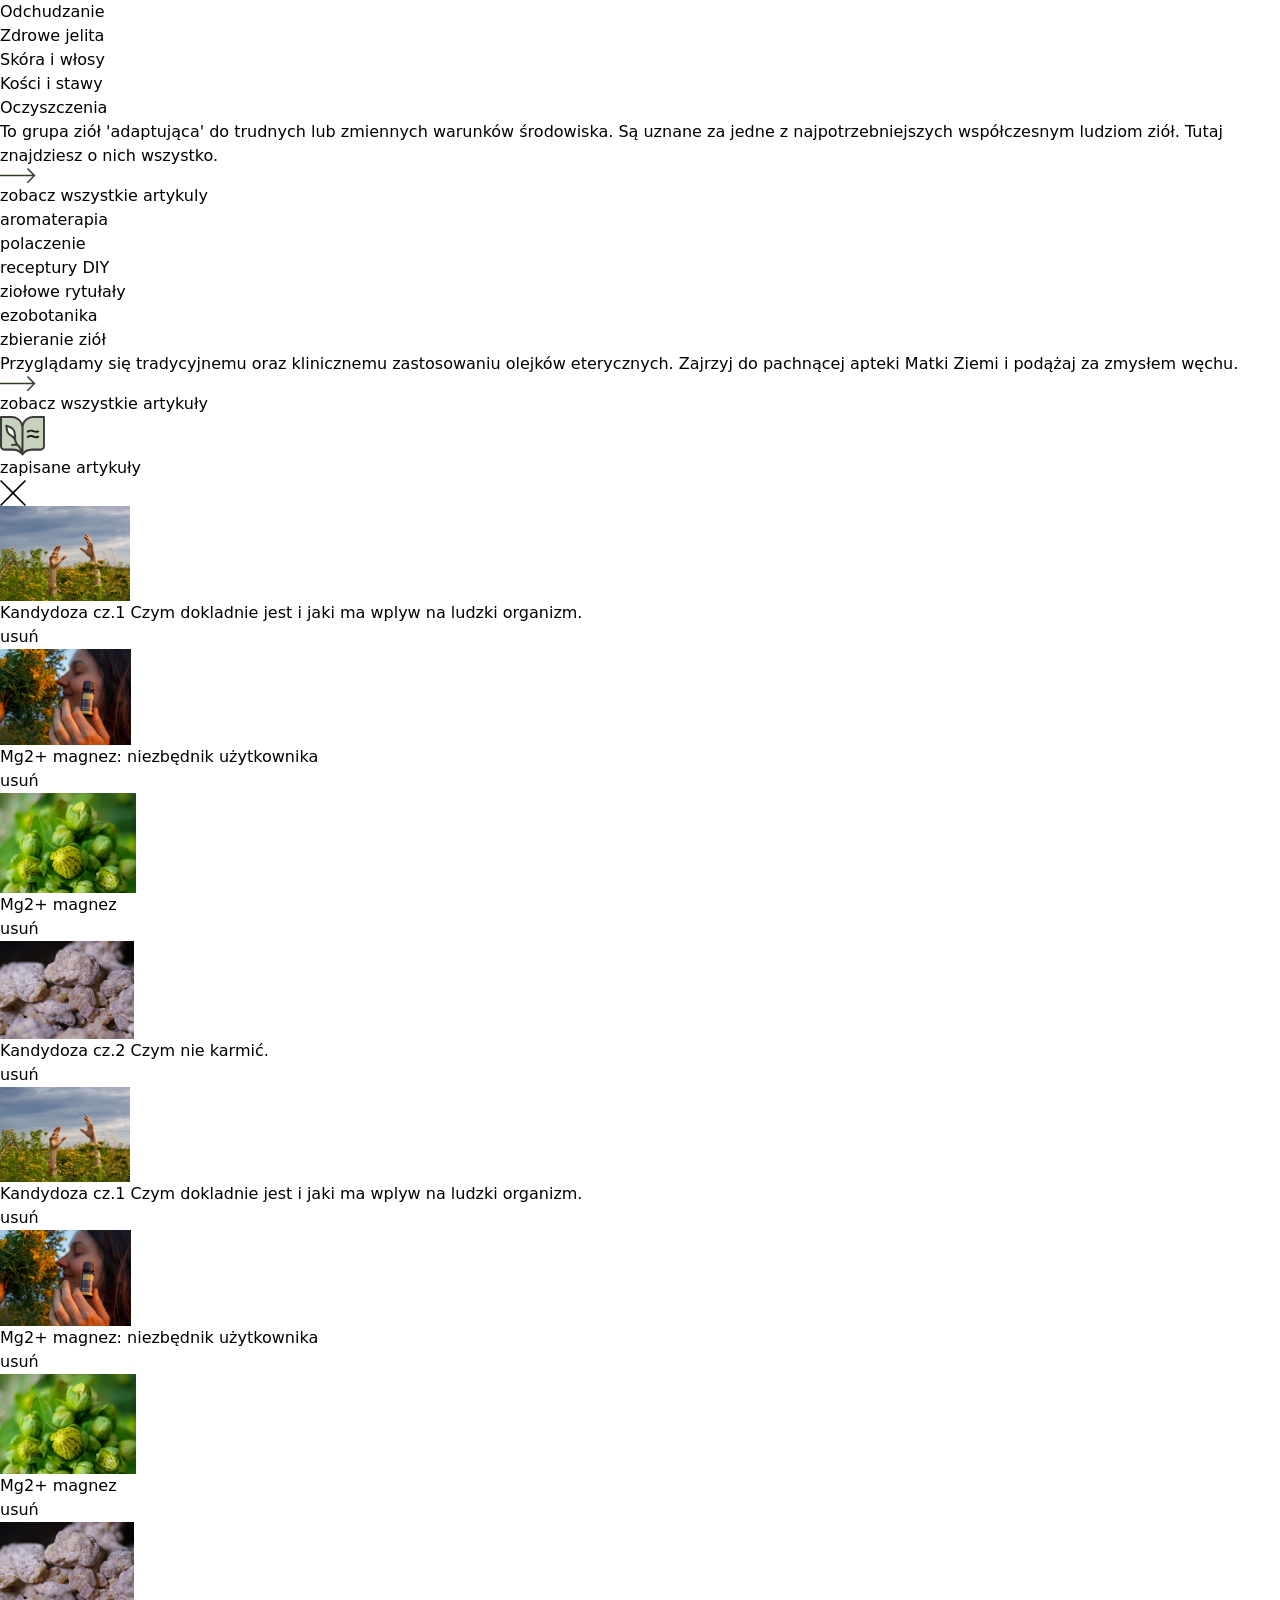
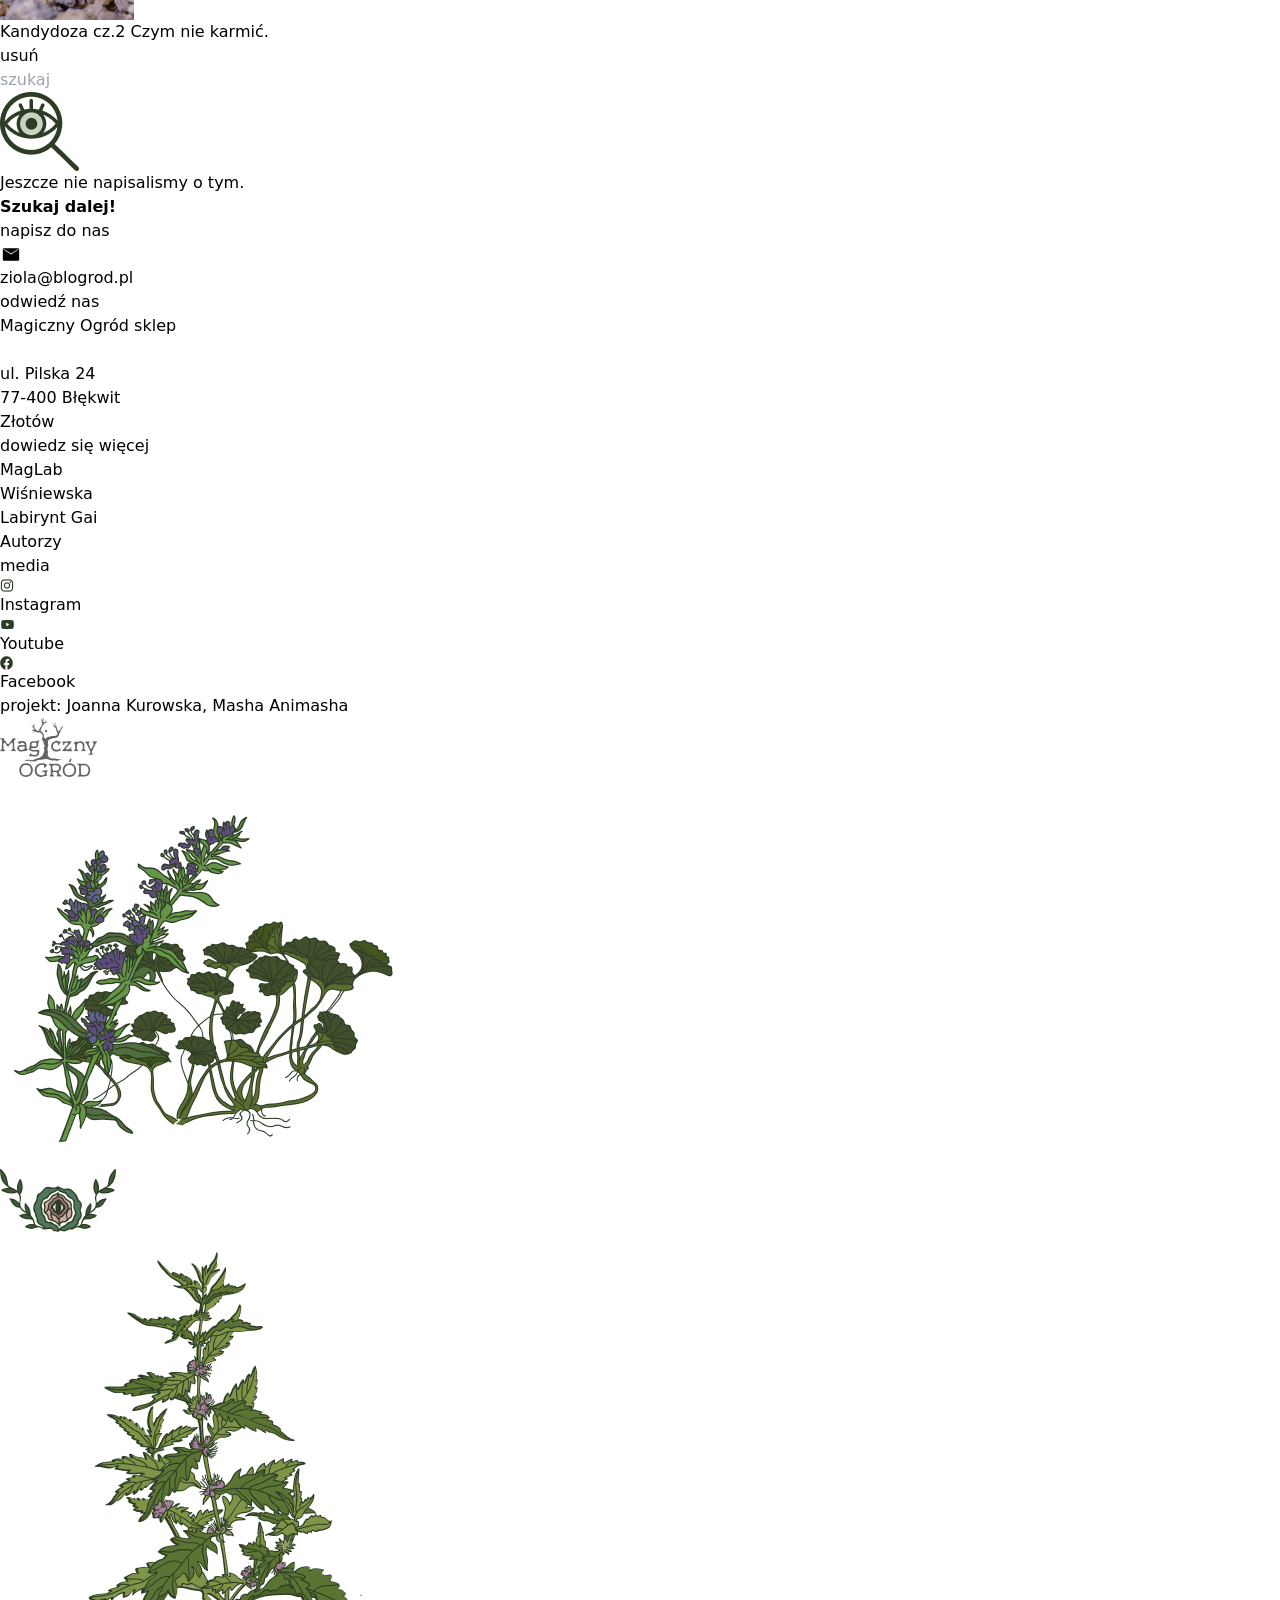
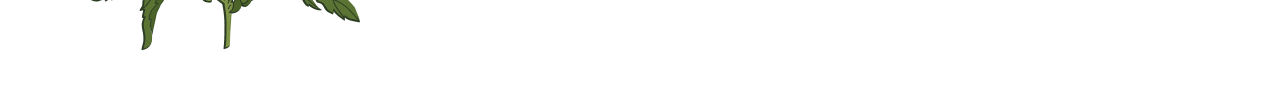
<file: szukaj.html>
<!DOCTYPE html>
<html class="objectfit object-fit" lang="pl-PL">
<head>
    <meta name="viewport" content="width=device-width, initial-scale=1">
    <meta http-equiv="content-type" content="text/html; charset=UTF-8">
    <title>MAGICZNY BLOGRÓD</title>
    <link rel="stylesheet" type="text/css" href="style.css">
    <script src="js/js.js"></script>
</head>

<body id="page" class="szukaj">
    <div id="navi-strip" class="">    <!-- PASEK NAWIGACJI -->
        <div id="mobile-menu" class="container">     <!-- MENU MOBILNE do 768px -->
            <a href="index.html"><img src="img/logo_blogrod.png" class="logo" alt="logo" aria-label="logo"></a>
            <div class="mobile-menu-right">
                <div class="menu_searchbar"> <!-- BLOK WYSZUKIWANIE -->
                    <div class="searchbar">
                        <form action="szukaj.html" method="GET" class="search-block">
                            <label>
                                <input type="submit" value="search" class="hidden">
                                <img alt="lupa" src="img/szukaj_new.png" class="szukaj-ico">
                            </label>
                            <input type="text" placeholder="szukaj" class="hidden">
                        </form>
                    </div>
                    <a href="#" class="zapisane-artykuly-button book"><img alt="książka ikona" src="img/ksiazka-wypelniona.png"></a>
                </div> <!-- END BLOK WYSZUKIWANIE -->
                <nav id="mobile-menu-main"  class="main-menu"> <!-- MOBILNE MENU CONTAINER-->
                    <div class="button-border"> <!-- PRZYCICK DO OTWIERANIA MENU MOBILNEGO -->
                        <a href="#" class="menu-item">menu</a> 
                    </div>
                    <div class="sub-menu">
                        <div id="sub-mobile-menu-header"> <!-- NAGLOWEK MOBILE MENU-->
                            <a href="index.html"><img src="img/logo_blogrod.png" class="logo" alt="logo" aria-label="logo"></a>
                            <div id="mobile-menu-close"><img alt="krzyżyk x" src="img/cross-new.svg"></div>
                        </div>
                        <div id="mobile-menu-body">
                            <div class="first-row">
                                <div id="mobile-ziolana" class="ziolana">
                                    <button type="button" class="sub-menu-item">ziola na<span class="style-underline"></span></button>
                                    <div class="mobile-sub-menu-items">
                                        <div class="mobile-menu-back"><img alt="strzłka w lewo" src="img/arrow-left.svg"></div>
                                        <h2  class="sub-menu-title">zioła na</h2>
                                        <ul>
                                            <li class="sub-menu-item"><a href="kategoria.html">Odporność i infekcje</a></li>
                                            <li class="sub-menu-item"><a href="kategoria.html">Adaptogeny</a></li>
                                            <li class="sub-menu-item"><a href="kategoria.html">Stres, sen, nastrój</a></li>
                                            <li class="sub-menu-item"><a href="kategoria.html">Pamięć i koncentracja</a></li>
                                            <li class="sub-menu-item"><a href="kategoria.html">Sport i energia</a></li>
                                            <li class="sub-menu-item"><a href="kategoria.html">Długowieczność</a></li>
                                            <li class="sub-menu-item"><a href="kategoria.html">Kobiety</a></li>
                                            <li class="sub-menu-item"><a href="kategoria.html">Mężczyźni</a></li>
                                            <li class="sub-menu-item"><a href="kategoria.html">Dzieci</a></li>
                                            <li class="sub-menu-item"><a href="kategoria.html">Tematy różnorodne</a></li>
                                            <li class="sub-menu-item"><a href="kategoria.html">Borelioza</a></li>
                                            <li class="sub-menu-item"><a href="kategoria.html">Inne choroby odkleszczowe</a></li>
                                            <li class="sub-menu-item"><a href="kategoria.html">Choroby autoimmunologiczne</a></li>
                                            <li class="sub-menu-item"><a href="kategoria.html">Serce, krążenia i choresterol</a></li>
                                            <li class="sub-menu-item"><a href="kategoria.html">Cukrzyca</a></li>
                                            <li class="sub-menu-item"><a href="kategoria.html">Odchudzanie</a></li>
                                            <li class="sub-menu-item"><a href="kategoria.html">Zdrowe jelita</a></li>
                                            <li class="sub-menu-item"><a href="kategoria.html">Skóra i włosy</a></li>
                                            <li class="sub-menu-item"><a href="kategoria.html">Kości i stawy</a></li>
                                            <li class="sub-menu-item"><a href="kategoria.html">Oczyszczenia</a></li>
                                        </ul>
                                    </div>
                                </div>
                                <div id="mobile-zwiedzaj" class="zwiedzaj">
                                    <button type="button" class="sub-menu-item">zwiedzaj<span class="style-underline"></span></button>
                                    <div class="mobile-sub-menu-items">
                                        <div class="mobile-menu-back"><img alt="strzałka w lewo" src="img/arrow-left.svg"></div>
                                        <h2  class="sub-menu-title">zwiedzaj</h2>
                                        <ul>
                                            <li class="sub-menu-item"><a href="kategoria.html">aromaterapia</a></li>
                                            <li class="sub-menu-item"><a href="kategoria.html">polaczenie</a></li>
                                            <li class="sub-menu-item"><a href="kategoria.html">receptury DIY</a></li>
                                            <li class="sub-menu-item"><a href="kategoria.html">ziołowe rytułały</a></li>
                                            <li class="sub-menu-item"><a href="kategoria.html">ezobotanika</a></li>
                                            <li class="sub-menu-item"><a href="kategoria.html">zbieranie ziół</a></li>
                                        </ul>
                                    </div>
                                </div>
                            </div>
                            <div class="second-row">
                                <div class="onas"><a href="onas.html" >o nas</a><span class="style-underline"></span></div>
                                <img alt="lupa"  src="img/szukaj_new.png" class="szukaj-ico">
                                <a href="#" class="zapisane-artykuly-button book"><img alt="ikona książki" src="img/ksiazka-menu.svg"></a>
                            </div>
                        </div>
                    </div>
                </nav>  <!-- END MOBILNE MENU CONTAINER-->
            </div>
        </div> <!-- END MENU MOBILNE do 768px -->

        <div id="desktop-menu" class="container"> <!-- MENU DESKTOP od 769px -->
            <a href="index.html"><img alt="logo blogród"  src="img/logo_blogrod.png" class="logo"></a>
            <div class="searchbar">
                <form action="szukaj.html" method="GET" class="search-block">
                    <input type="text" placeholder="szukaj">
                    <label>
                        <input type="submit" value="search" class="hidden"><img alt="lupa" src="img/szukaj_new.png">
                    </label>
                </form>
            </div>
            <nav class="main-menu">
                <div id="ziolana" class="menu-cont">
                    <a href="#" class="menu-item rozwijanie">zioła na <img alt="strzałka w dół" src="img/arrow-down.svg" class="menu-arrow"></a>
                </div>
                <div id="zwiedzaj" class="menu-cont">
                    <a href="#" class="menu-item rozwijanie">zwiedzaj <img alt="strzałka w dół" src="img/arrow-down.svg" class="menu-arrow"></a>
                </div>
                <a href="onas.html" class="menu-item">o nas</a>
            </nav>
            <a href="#" class="zapisane-artykuly-button book"><img alt="ikona książki" src="img/ksiazka-wypelniona.png"></a>
           
            <div class="sub-menu ziolana"> <!-- SUB MENU OTWIERANE - ZIOLANA -->
                <div class="three-columns container">
                    <div class="col c-no1"> <!-- KOLUMNA PIERWSZA I DRUGA-->
                        <ul> <!-- BLOK SPIS KATEGORII -->
                            <li class="sub-menu-item"><a href="kategoria.html">Odporność i infekcje</a></li> <!-- ITEM KATEGRIA -->
                            <li class="sub-menu-item"><a href="kategoria.html">Adaptogeny</a></li>
                            <li class="sub-menu-item"><a href="kategoria.html">Stres, sen, nastrój</a></li>
                            <li class="sub-menu-item"><a href="kategoria.html">Pamięć i koncentracja</a></li>
                            <li class="sub-menu-item"><a href="kategoria.html">Sport i energia</a></li>
                            <li class="sub-menu-item"><a href="kategoria.html">Długowieczność</a></li>
                            <li class="sub-menu-item"><a href="kategoria.html">Kobiety</a></li>
                            <li class="sub-menu-item"><a href="kategoria.html">Mężczyźni</a></li>
                            <li class="sub-menu-item"><a href="kategoria.html">Dzieci</a></li>
                            <li class="sub-menu-item"><a href="kategoria.html">Tematy różnorodne</a></li>
                            <li class="sub-menu-item"><a href="kategoria.html">Borelioza</a></li>
                            <li class="sub-menu-item"><a href="kategoria.html">Inne choroby odkleszczowe</a></li>
                            <li class="sub-menu-item"><a href="kategoria.html">Choroby autoimmunologiczne</a></li>
                            <li class="sub-menu-item"><a href="kategoria.html">Serce, krążenia i choresterol</a></li>
                            <li class="sub-menu-item"><a href="kategoria.html">Cukrzyca</a></li>
                            <li class="sub-menu-item"><a href="kategoria.html">Odchudzanie</a></li>
                            <li class="sub-menu-item"><a href="kategoria.html">Zdrowe jelita</a></li>
                            <li class="sub-menu-item"><a href="kategoria.html">Skóra i włosy</a></li>
                            <li class="sub-menu-item"><a href="kategoria.html">Kości i stawy</a></li>
                            <li class="sub-menu-item"><a href="kategoria.html">Oczyszczenia</a></li>
                        </ul><!-- END BLOK SPIS KATEGORII -->
                    </div>
                    <div class="col c-no3"> <!-- KOLUMNA TRZECIA -->
                        <div id="adaptogeny" class="submenu-opis"> <!-- OPIS DO KATEGORII SUB MENU-->
                            <p>To grupa ziół 'adaptująca' do trudnych lub zmiennych warunków środowiska. Są uznane za jedne z najpotrzebniejszych współczesnym ludziom ziół. Tutaj znajdziesz o nich wszystko.</p>
                            <img alt="gałązka" class="patyczkostrzalka" src="img/arrow-new.png">
                        </div> <!-- END OPIS KATEGORII -->
                    </div>
                </div>
                <div class="menu-foter">
                    <a href="kategoria.html">zobacz wszystkie artykuly<span class="style-underline"></span></a>
                </div>
            </div> <!-- END SUB MENU OTWIERANE - ZIOLANA -->
            <div class="sub-menu zwiedzaj">
                <div class="twoo-columns">
                    <div class="col c-no1">
                        <ul>
                            <li class="sub-menu-item"><a href="kategoria.html">aromaterapia</a></li>
                            <li class="sub-menu-item"><a href="kategoria.html">polaczenie</a></li>
                            <li class="sub-menu-item"><a href="kategoria.html">receptury DIY</a></li>
                            <li class="sub-menu-item"><a href="kategoria.html">ziołowe rytułały</a></li>
                            <li class="sub-menu-item"><a href="kategoria.html">ezobotanika</a></li>
                            <li class="sub-menu-item"><a href="kategoria.html">zbieranie ziół</a></li>
                        </ul>
                    </div>
                    <div class="col c-no2">
                        <div id="aromaterapia" class="submenu-opis">
                            <p>Przyglądamy się tradycyjnemu oraz klinicznemu zastosowaniu olejków eterycznych. Zajrzyj do pachnącej apteki Matki Ziemi i podążaj za zmysłem węchu.</p>
                            <img alt="gałązka"  class="patyczkostrzalka" src="img/arrow-new.png">
                        </div>
                    </div>
                </div>
                <div class="menu-foter">
                    <a href="#">zobacz wszystkie artykuły<span class="style-underline"></span></a>
                </div>
            </div>
        </div><!-- END MENU DESKTOP od 769px -->
        
        <div id="zapisane-artykuly-panel"> <!-- ZAPISANE ARTYKULY -->
            <div class="zapisane-header"> 
                <img alt="książka ikona" src="img/ksiazka-wypelnienie-artykul.svg">
                <h3>zapisane artykuły</h3>
                <div class="zapisane-close"><img alt="krzyżyk x" src="img/cross-new.svg"></div>
            </div>  
            <div class="zapisane-body">
                <article class="zapisane-blok body-small">
                    <a href="artykul.html">
                        <img alt="obrazek wyróżniający" src="database/Rectangle 2720.png">
                    </a>
                    <div>
                        <a class="zapisane-opis">
                            <h4>Kandydoza cz.1 Czym dokladnie jest i jaki ma wplyw na ludzki organizm.</h4> 
                        </a>
                        <button type="button" class="usun">usuń<span class="style-underline"></span></button>
                    </div>
                </article>
                <article  class="zapisane-blok body-small">
                    <a href="artykul.html">
                        <img alt="obrazek wyróżniający" src="database/Rectangle 2721.png">
                    </a>
                    <div> 
                        <a class="zapisane-opis">
                            <h4>Mg2+ magnez: niezbędnik użytkownika</h4> 
                        </a>
                        <button type="button" class="usun">usuń<span class="style-underline"></span></button>
                    </div>
                </article>
                <article class="zapisane-blok body-small">
                    <a href="artykul.html">
                        <img alt="obrazek wyróżniający" src="database/Rectangle 2722.png">
                    </a>
                    <div>
                        <a class="zapisane-opis">
                            <h4>Mg2+ magnez</h4> 
                        </a>
                        <button type="button" class="usun">usuń<span class="style-underline"></span></button>
                    </div>
                </article>
                <article class="zapisane-blok body-small">
                    <a href="artykul.html">
                        <img alt="obrazek wyróżniający" src="database/Rectangle 2723.png">
                    </a>
                    <div>
                        <a class="zapisane-opis">
                            <h4>Kandydoza cz.2 Czym nie karmić.</h4> 
                        </a>
                      <button type="button" class="usun">usuń<span class="style-underline"></span></button>
                    </div>
                </article>
                <article class="zapisane-blok body-small">
                    <a href="artykul.html">
                        <img alt="obrazek wyróżniający" src="database/Rectangle 2720.png">
                    </a>
                    <div>
                        <a class="zapisane-opis" href="#">                        
                            <h4>Kandydoza cz.1 Czym dokladnie jest i jaki ma wplyw na ludzki organizm.</h4> 
                        </a>
                        <button type="button" class="usun">usuń<span class="style-underline"></span></button>    
                    </div>
                </article>
                <article  class="zapisane-blok body-small">
                    <a href="artykul.html">
                        <img alt="obrazek wyróżniający" src="database/Rectangle 2721.png">
                    </a>
                    <div>
                        <a class="zapisane-opis">
                            <h4>Mg2+ magnez: niezbędnik użytkownika</h4> 
                        </a>
                        <button type="button" class="usun">usuń<span class="style-underline"></span></button>
                    </div>
                </article>
                <article class="zapisane-blok body-small">
                    <a href="artykul.html">
                        <img alt="obrazek wyróżniający" src="database/Rectangle 2722.png">
                    </a>
                    <div>
                        <a class="zapisane-opis">
                            <h4>Mg2+ magnez</h4> 
                        </a>
                        <button type="button" class="usun">usuń<span class="style-underline"></span></button>
                    </div>
                </article>
                <article class="zapisane-blok body-small">     
                    <a href="artykul.html">
                        <img alt="obrazek wyróżniający" src="database/Rectangle 2723.png">
                    </a>
                    <div>
                        <a class="zapisane-opis">
                            <h4>Kandydoza cz.2 Czym nie karmić.</h4> 
                        </a>
                        <button type="button" class="usun">usuń<span class="style-underline"></span></button>
                    </div>               
                </article>
                <div class="empty-space-margin"></div>    
            </div>
        </div> <!-- END ZAPISANE ARTYKULY -->
    </div>  <!-- END PASEK NAWIGACJI -->
    <div class="drkener-back_popup" ></div> <!-- SCIEMNIACZ TŁA -->
    <main>
        <div class="container">
            <div class="searchbar">
                <form action="szukaj.html" method="GET" class="search-block">
                    <input type="text" placeholder="szukaj">
                    <label>
                        <input type="submit" value="search" class="hidden">
                        <img alt="lupa" src="img/szukaj_big.png" class="szukaj-ico">
                    </label>
                </form>
            </div>
            <div id="search-results">
                <div class="results-container">
                    <div id="brak_wynikow" class="active">
                        <p>Jeszcze nie napisalismy o tym.</p>
                        <p><b>Szukaj dalej!</b></p>
                    </div>

                </div>
            </div>
       </div>
    </main>
    <footer class="footer">
        <div class="container">
            <div class="four-columns footer_innerwidth">
                <div class="col napiszdonas">
                    <h5>napisz do nas</h5>
                    <p class="flex-group"><svg width="22" height="23" viewBox="0 0 22 23" fill="none" xmlns="http://www.w3.org/2000/svg">
                        <path d="M4.12656 17.8485C3.7599 17.8485 3.45043 17.7224 3.19816 17.4701C2.94626 17.2182 2.82031 16.9165 2.82031 16.5648V6.43604C2.82031 6.08441 2.94626 5.78264 3.19816 5.53074C3.45043 5.27848 3.7599 5.15234 4.12656 5.15234H17.8766C18.2432 5.15234 18.5527 5.27848 18.805 5.53074C19.0569 5.78264 19.1828 6.08441 19.1828 6.43604V16.5648C19.1828 16.9165 19.0569 17.2182 18.805 17.4701C18.5527 17.7224 18.2432 17.8485 17.8766 17.8485H4.12656ZM11.0016 11.4086L18.4497 6.48169L18.1516 5.88604L11.0016 10.561L3.85156 5.88604L3.55346 6.48169L11.0016 11.4086Z" fill="black"/>
                        </svg>
                        <a href="mailto:ziola@blogrod.pl">ziola@blogrod.pl</a></p>
                </div>
                <div class="col odwiedznas">
                    <h5>odwiedź nas</h5>
                    <p class="underline-container"><a href="https://www.magicznyogrod.pl/" target="_blank" class="">Magiczny&nbsp;Ogród&nbsp;sklep<span class="style-underline"></span></a></p>
                    <p>&nbsp;</p>
                    <p>ul. Pilska 24</p>
                    <p>77-400 Błękwit</p>
                    <p>Złotów</p>
                </div> 
                <div class="col dowiedzsie">
                    <h5>dowiedz się więcej</h5>
                    <p><a href="#" target="_blank">MagLab</a></p>
                    <p><a href="#" target="_blank">Wiśniewska</a></p>
                    <p><a href="#" target="_blank">Labirynt Gai</a></p>
                    <p><a href="#" target="_blank">Autorzy</a></p>
                </div>
                <div class="col media">
                    <h5>media</h5>
                    <p class="flex-group"><img src="img/instagram.png"><a href="#" target="_blank">Instagram</a></p>
                    <p class="flex-group"><img src="img/Youtube.png"><a href="#" target="_blank">Youtube</a></p>
                    <p class="flex-group"><img src="img/facebook.png"><a href="#" target="_blank">Facebook</a></p>
                </div>
            </div>    
            <div class="projektautors footer_innerwidth">
                <p>projekt: Joanna Kurowska, Masha Animasha</p>
            </div>
            <div class="logotypy footer_innerwidth">
                <a href="#" ><img alt="logo Magiczny Ogród" src="img/logo-magicznyogorod.svg"></a>
            </div>
        </div>
        <div class="ziolawtle">
                <img src="img/footer_ziele.png" class="ziololeft">
                <img src="img/Footercenter.png" class="center">
                <img src="img/KARBIENIEC.png" class="zioloright">
        </div>
        <!-- <div class="empty-space-margin"></div> -->
    </footer>
</body>
</html>
</file>
<file: style.css>
/*
! tailwindcss v3.4.1 | MIT License | https://tailwindcss.com
*/

/*
1. Prevent padding and border from affecting element width. (https://github.com/mozdevs/cssremedy/issues/4)
2. Allow adding a border to an element by just adding a border-width. (https://github.com/tailwindcss/tailwindcss/pull/116)
*/

*,
::before,
::after {
  box-sizing: border-box;
  /* 1 */
  border-width: 0;
  /* 2 */
  border-style: solid;
  /* 2 */
  border-color: #e5e7eb;
  /* 2 */
}

::before,
::after {
  --tw-content: '';
}

/*
1. Use a consistent sensible line-height in all browsers.
2. Prevent adjustments of font size after orientation changes in iOS.
3. Use a more readable tab size.
4. Use the user's configured `sans` font-family by default.
5. Use the user's configured `sans` font-feature-settings by default.
6. Use the user's configured `sans` font-variation-settings by default.
7. Disable tap highlights on iOS
*/

html,
:host {
  line-height: 1.5;
  /* 1 */
  -webkit-text-size-adjust: 100%;
  /* 2 */
  -moz-tab-size: 4;
  /* 3 */
  -o-tab-size: 4;
     tab-size: 4;
  /* 3 */
  font-family: ui-sans-serif, system-ui, sans-serif, "Apple Color Emoji", "Segoe UI Emoji", "Segoe UI Symbol", "Noto Color Emoji";
  /* 4 */
  font-feature-settings: normal;
  /* 5 */
  font-variation-settings: normal;
  /* 6 */
  -webkit-tap-highlight-color: transparent;
  /* 7 */
}

/*
1. Remove the margin in all browsers.
2. Inherit line-height from `html` so users can set them as a class directly on the `html` element.
*/

body {
  margin: 0;
  /* 1 */
  line-height: inherit;
  /* 2 */
}

/*
1. Add the correct height in Firefox.
2. Correct the inheritance of border color in Firefox. (https://bugzilla.mozilla.org/show_bug.cgi?id=190655)
3. Ensure horizontal rules are visible by default.
*/

hr {
  height: 0;
  /* 1 */
  color: inherit;
  /* 2 */
  border-top-width: 1px;
  /* 3 */
}

/*
Add the correct text decoration in Chrome, Edge, and Safari.
*/

abbr:where([title]) {
  -webkit-text-decoration: underline dotted;
          text-decoration: underline dotted;
}

/*
Remove the default font size and weight for headings.
*/

h1,
h2,
h3,
h4,
h5,
h6 {
  font-size: inherit;
  font-weight: inherit;
}

/*
Reset links to optimize for opt-in styling instead of opt-out.
*/

a {
  color: inherit;
  text-decoration: inherit;
}

/*
Add the correct font weight in Edge and Safari.
*/

b,
strong {
  font-weight: bolder;
}

/*
1. Use the user's configured `mono` font-family by default.
2. Use the user's configured `mono` font-feature-settings by default.
3. Use the user's configured `mono` font-variation-settings by default.
4. Correct the odd `em` font sizing in all browsers.
*/

code,
kbd,
samp,
pre {
  font-family: ui-monospace, SFMono-Regular, Menlo, Monaco, Consolas, "Liberation Mono", "Courier New", monospace;
  /* 1 */
  font-feature-settings: normal;
  /* 2 */
  font-variation-settings: normal;
  /* 3 */
  font-size: 1em;
  /* 4 */
}

/*
Add the correct font size in all browsers.
*/

small {
  font-size: 80%;
}

/*
Prevent `sub` and `sup` elements from affecting the line height in all browsers.
*/

sub,
sup {
  font-size: 75%;
  line-height: 0;
  position: relative;
  vertical-align: baseline;
}

sub {
  bottom: -0.25em;
}

sup {
  top: -0.5em;
}

/*
1. Remove text indentation from table contents in Chrome and Safari. (https://bugs.chromium.org/p/chromium/issues/detail?id=999088, https://bugs.webkit.org/show_bug.cgi?id=201297)
2. Correct table border color inheritance in all Chrome and Safari. (https://bugs.chromium.org/p/chromium/issues/detail?id=935729, https://bugs.webkit.org/show_bug.cgi?id=195016)
3. Remove gaps between table borders by default.
*/

table {
  text-indent: 0;
  /* 1 */
  border-color: inherit;
  /* 2 */
  border-collapse: collapse;
  /* 3 */
}

/*
1. Change the font styles in all browsers.
2. Remove the margin in Firefox and Safari.
3. Remove default padding in all browsers.
*/

button,
input,
optgroup,
select,
textarea {
  font-family: inherit;
  /* 1 */
  font-feature-settings: inherit;
  /* 1 */
  font-variation-settings: inherit;
  /* 1 */
  font-size: 100%;
  /* 1 */
  font-weight: inherit;
  /* 1 */
  line-height: inherit;
  /* 1 */
  color: inherit;
  /* 1 */
  margin: 0;
  /* 2 */
  padding: 0;
  /* 3 */
}

/*
Remove the inheritance of text transform in Edge and Firefox.
*/

button,
select {
  text-transform: none;
}

/*
1. Correct the inability to style clickable types in iOS and Safari.
2. Remove default button styles.
*/

button,
[type='button'],
[type='reset'],
[type='submit'] {
  -webkit-appearance: button;
  /* 1 */
  background-color: transparent;
  /* 2 */
  background-image: none;
  /* 2 */
}

/*
Use the modern Firefox focus style for all focusable elements.
*/

:-moz-focusring {
  outline: auto;
}

/*
Remove the additional `:invalid` styles in Firefox. (https://github.com/mozilla/gecko-dev/blob/2f9eacd9d3d995c937b4251a5557d95d494c9be1/layout/style/res/forms.css#L728-L737)
*/

:-moz-ui-invalid {
  box-shadow: none;
}

/*
Add the correct vertical alignment in Chrome and Firefox.
*/

progress {
  vertical-align: baseline;
}

/*
Correct the cursor style of increment and decrement buttons in Safari.
*/

::-webkit-inner-spin-button,
::-webkit-outer-spin-button {
  height: auto;
}

/*
1. Correct the odd appearance in Chrome and Safari.
2. Correct the outline style in Safari.
*/

[type='search'] {
  -webkit-appearance: textfield;
  /* 1 */
  outline-offset: -2px;
  /* 2 */
}

/*
Remove the inner padding in Chrome and Safari on macOS.
*/

::-webkit-search-decoration {
  -webkit-appearance: none;
}

/*
1. Correct the inability to style clickable types in iOS and Safari.
2. Change font properties to `inherit` in Safari.
*/

::-webkit-file-upload-button {
  -webkit-appearance: button;
  /* 1 */
  font: inherit;
  /* 2 */
}

/*
Add the correct display in Chrome and Safari.
*/

summary {
  display: list-item;
}

/*
Removes the default spacing and border for appropriate elements.
*/

blockquote,
dl,
dd,
h1,
h2,
h3,
h4,
h5,
h6,
hr,
figure,
p,
pre {
  margin: 0;
}

fieldset {
  margin: 0;
  padding: 0;
}

legend {
  padding: 0;
}

ol,
ul,
menu {
  list-style: none;
  margin: 0;
  padding: 0;
}

/*
Reset default styling for dialogs.
*/

dialog {
  padding: 0;
}

/*
Prevent resizing textareas horizontally by default.
*/

textarea {
  resize: vertical;
}

/*
1. Reset the default placeholder opacity in Firefox. (https://github.com/tailwindlabs/tailwindcss/issues/3300)
2. Set the default placeholder color to the user's configured gray 400 color.
*/

input::-moz-placeholder, textarea::-moz-placeholder {
  opacity: 1;
  /* 1 */
  color: #9ca3af;
  /* 2 */
}

input::placeholder,
textarea::placeholder {
  opacity: 1;
  /* 1 */
  color: #9ca3af;
  /* 2 */
}

/*
Set the default cursor for buttons.
*/

button,
[role="button"] {
  cursor: pointer;
}

/*
Make sure disabled buttons don't get the pointer cursor.
*/

:disabled {
  cursor: default;
}

/*
1. Make replaced elements `display: block` by default. (https://github.com/mozdevs/cssremedy/issues/14)
2. Add `vertical-align: middle` to align replaced elements more sensibly by default. (https://github.com/jensimmons/cssremedy/issues/14#issuecomment-634934210)
   This can trigger a poorly considered lint error in some tools but is included by design.
*/

img,
svg,
video,
canvas,
audio,
iframe,
embed,
object {
  display: block;
  /* 1 */
  vertical-align: middle;
  /* 2 */
}

/*
Constrain images and videos to the parent width and preserve their intrinsic aspect ratio. (https://github.com/mozdevs/cssremedy/issues/14)
*/

img,
video {
  max-width: 100%;
  height: auto;
}

/* Make elements with the HTML hidden attribute stay hidden by default */

[hidden] {
  display: none;
}

*, ::before, ::after {
  --tw-border-spacing-x: 0;
  --tw-border-spacing-y: 0;
  --tw-translate-x: 0;
  --tw-translate-y: 0;
  --tw-rotate: 0;
  --tw-skew-x: 0;
  --tw-skew-y: 0;
  --tw-scale-x: 1;
  --tw-scale-y: 1;
  --tw-pan-x:  ;
  --tw-pan-y:  ;
  --tw-pinch-zoom:  ;
  --tw-scroll-snap-strictness: proximity;
  --tw-gradient-from-position:  ;
  --tw-gradient-via-position:  ;
  --tw-gradient-to-position:  ;
  --tw-ordinal:  ;
  --tw-slashed-zero:  ;
  --tw-numeric-figure:  ;
  --tw-numeric-spacing:  ;
  --tw-numeric-fraction:  ;
  --tw-ring-inset:  ;
  --tw-ring-offset-width: 0px;
  --tw-ring-offset-color: #fff;
  --tw-ring-color: rgb(59 130 246 / 0.5);
  --tw-ring-offset-shadow: 0 0 #0000;
  --tw-ring-shadow: 0 0 #0000;
  --tw-shadow: 0 0 #0000;
  --tw-shadow-colored: 0 0 #0000;
  --tw-blur:  ;
  --tw-brightness:  ;
  --tw-contrast:  ;
  --tw-grayscale:  ;
  --tw-hue-rotate:  ;
  --tw-invert:  ;
  --tw-saturate:  ;
  --tw-sepia:  ;
  --tw-drop-shadow:  ;
  --tw-backdrop-blur:  ;
  --tw-backdrop-brightness:  ;
  --tw-backdrop-contrast:  ;
  --tw-backdrop-grayscale:  ;
  --tw-backdrop-hue-rotate:  ;
  --tw-backdrop-invert:  ;
  --tw-backdrop-opacity:  ;
  --tw-backdrop-saturate:  ;
  --tw-backdrop-sepia:  ;
}

::backdrop {
  --tw-border-spacing-x: 0;
  --tw-border-spacing-y: 0;
  --tw-translate-x: 0;
  --tw-translate-y: 0;
  --tw-rotate: 0;
  --tw-skew-x: 0;
  --tw-skew-y: 0;
  --tw-scale-x: 1;
  --tw-scale-y: 1;
  --tw-pan-x:  ;
  --tw-pan-y:  ;
  --tw-pinch-zoom:  ;
  --tw-scroll-snap-strictness: proximity;
  --tw-gradient-from-position:  ;
  --tw-gradient-via-position:  ;
  --tw-gradient-to-position:  ;
  --tw-ordinal:  ;
  --tw-slashed-zero:  ;
  --tw-numeric-figure:  ;
  --tw-numeric-spacing:  ;
  --tw-numeric-fraction:  ;
  --tw-ring-inset:  ;
  --tw-ring-offset-width: 0px;
  --tw-ring-offset-color: #fff;
  --tw-ring-color: rgb(59 130 246 / 0.5);
  --tw-ring-offset-shadow: 0 0 #0000;
  --tw-ring-shadow: 0 0 #0000;
  --tw-shadow: 0 0 #0000;
  --tw-shadow-colored: 0 0 #0000;
  --tw-blur:  ;
  --tw-brightness:  ;
  --tw-contrast:  ;
  --tw-grayscale:  ;
  --tw-hue-rotate:  ;
  --tw-invert:  ;
  --tw-saturate:  ;
  --tw-sepia:  ;
  --tw-drop-shadow:  ;
  --tw-backdrop-blur:  ;
  --tw-backdrop-brightness:  ;
  --tw-backdrop-contrast:  ;
  --tw-backdrop-grayscale:  ;
  --tw-backdrop-hue-rotate:  ;
  --tw-backdrop-invert:  ;
  --tw-backdrop-opacity:  ;
  --tw-backdrop-saturate:  ;
  --tw-backdrop-sepia:  ;
}

.absolute {
  position: absolute;
}

.relative {
  position: relative;
}

.bottom-10 {
  bottom: 2.5rem;
}

.bottom-5 {
  bottom: 1.25rem;
}

.left-5 {
  left: 1.25rem;
}

.right-10 {
  right: 2.5rem;
}

.mx-0 {
  margin-left: 0px;
  margin-right: 0px;
}

.mb-\[5px\] {
  margin-bottom: 5px;
}

.flex {
  display: flex;
}

.hidden {
  display: none;
}

.h-\[40px\] {
  height: 40px;
}

.h-\[60px\] {
  height: 60px;
}

.h-box {
  height: 10vh;
}

.h-screen {
  height: 100vh;
}

.w-screen {
  width: 100vw;
}

.max-w-sm {
  max-width: 24rem;
}

.flex-none {
  flex: none;
}

.cursor-pointer {
  cursor: pointer;
}

.items-center {
  align-items: center;
}

.justify-end {
  justify-content: flex-end;
}

.space-x-4 > :not([hidden]) ~ :not([hidden]) {
  --tw-space-x-reverse: 0;
  margin-right: calc(1rem * var(--tw-space-x-reverse));
  margin-left: calc(1rem * calc(1 - var(--tw-space-x-reverse)));
}

.rounded-2xl {
  border-radius: 1rem;
}

.border-2 {
  border-width: 2px;
}

.border-white {
  --tw-border-opacity: 1;
  border-color: rgb(255 250 227 / var(--tw-border-opacity));
}

.bg-darkgreen {
  --tw-bg-opacity: 1;
  background-color: rgb(45 61 37 / var(--tw-bg-opacity));
}

.bg-baner-vertical {
  background-image: url('img/baner-vertical.jpg');
}

.bg-cover {
  background-size: cover;
}

.bg-center {
  background-position: center;
}

.px-4 {
  padding-left: 1rem;
  padding-right: 1rem;
}

.px-5 {
  padding-left: 1.25rem;
  padding-right: 1.25rem;
}

.py-1 {
  padding-top: 0.25rem;
  padding-bottom: 0.25rem;
}

.py-2 {
  padding-top: 0.5rem;
  padding-bottom: 0.5rem;
}

.py-3 {
  padding-top: 0.75rem;
  padding-bottom: 0.75rem;
}

.pb-5 {
  padding-bottom: 1.25rem;
}

.pb-7 {
  padding-bottom: 1.75rem;
}

.pt-1 {
  padding-top: 0.25rem;
}

.pt-4 {
  padding-top: 1rem;
}

.pt-5 {
  padding-top: 1.25rem;
}

.font-body {
  font-family: Signika, sans-serif;
}

.text-2xl {
  font-size: 1.5rem;
  line-height: 2rem;
}

.text-xl {
  font-size: 1.25rem;
  line-height: 1.75rem;
}

.font-medium {
  font-weight: 500;
}

.font-semibold {
  font-weight: 600;
}

.text-white {
  --tw-text-opacity: 1;
  color: rgb(255 250 227 / var(--tw-text-opacity));
}

.transition {
  transition-property: color, background-color, border-color, text-decoration-color, fill, stroke, opacity, box-shadow, transform, filter, -webkit-backdrop-filter;
  transition-property: color, background-color, border-color, text-decoration-color, fill, stroke, opacity, box-shadow, transform, filter, backdrop-filter;
  transition-property: color, background-color, border-color, text-decoration-color, fill, stroke, opacity, box-shadow, transform, filter, backdrop-filter, -webkit-backdrop-filter;
  transition-timing-function: cubic-bezier(0.4, 0, 0.2, 1);
  transition-duration: 150ms;
}

.hover\:bg-green-800:hover {
  --tw-bg-opacity: 1;
  background-color: rgb(22 101 52 / var(--tw-bg-opacity));
}

.hover\:text-green-500:hover {
  --tw-text-opacity: 1;
  color: rgb(34 197 94 / var(--tw-text-opacity));
}

@media (min-width: 768px) {
  .md\:inset-y-0 {
    top: 0px;
    bottom: 0px;
  }

  .md\:bottom-10 {
    bottom: 2.5rem;
  }

  .md\:bottom-auto {
    bottom: auto;
  }

  .md\:left-10 {
    left: 2.5rem;
  }

  .md\:left-auto {
    left: auto;
  }

  .md\:right-10 {
    right: 2.5rem;
  }

  .md\:my-\[15px\] {
    margin-top: 15px;
    margin-bottom: 15px;
  }

  .md\:mb-\[0px\] {
    margin-bottom: 0px;
  }

  .md\:block {
    display: block;
  }

  .md\:flex {
    display: flex;
  }

  .md\:hidden {
    display: none;
  }

  .md\:h-\[100px\] {
    height: 100px;
  }

  .md\:h-\[60px\] {
    height: 60px;
  }

  .md\:justify-start {
    justify-content: flex-start;
  }

  .md\:justify-end {
    justify-content: flex-end;
  }

  .md\:bg-baner-horizontal {
    background-image: url('img/baner-horizontal.jpg');
  }

  .md\:px-4 {
    padding-left: 1rem;
    padding-right: 1rem;
  }

  .md\:py-6 {
    padding-top: 1.5rem;
    padding-bottom: 1.5rem;
  }

  .md\:pb-20 {
    padding-bottom: 5rem;
  }

  .md\:pt-8 {
    padding-top: 2rem;
  }

  .md\:text-2xl {
    font-size: 1.5rem;
    line-height: 2rem;
  }

  .md\:text-3xl {
    font-size: 1.875rem;
    line-height: 2.25rem;
  }
}
</file>
